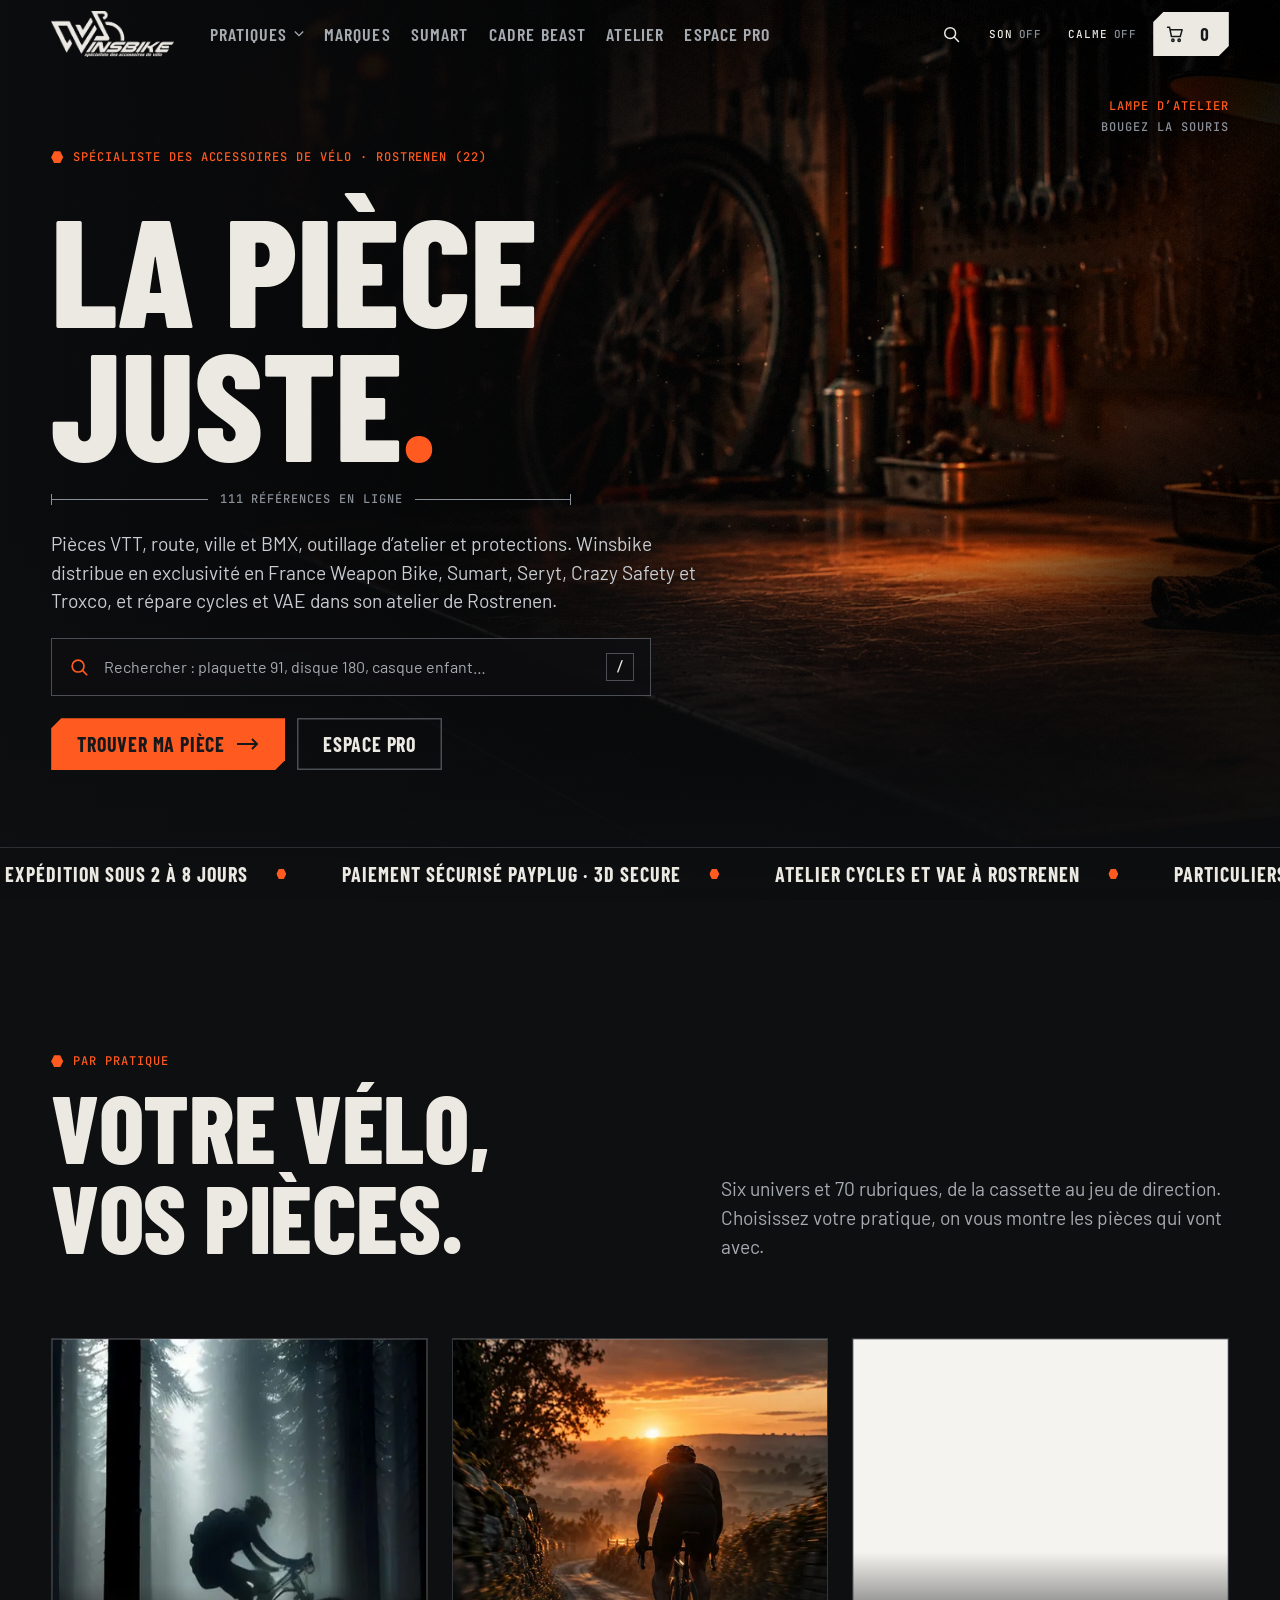
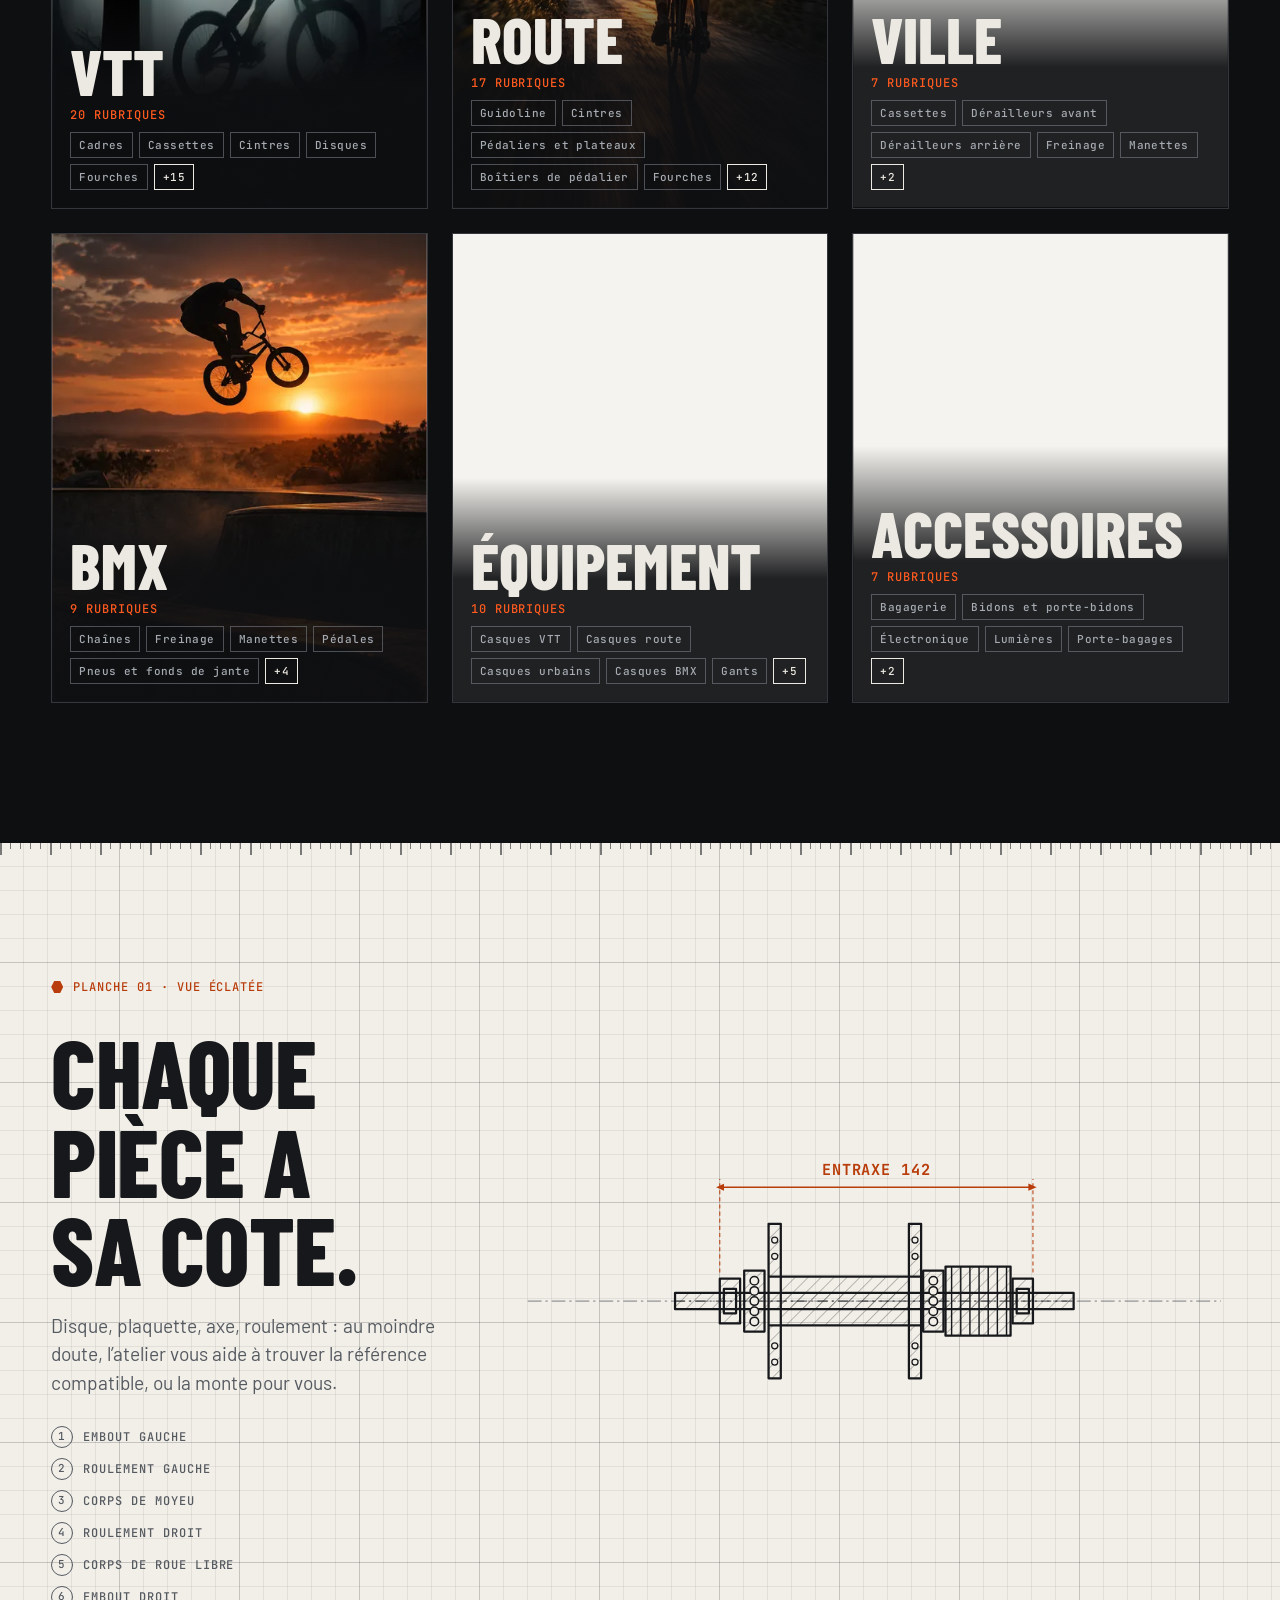
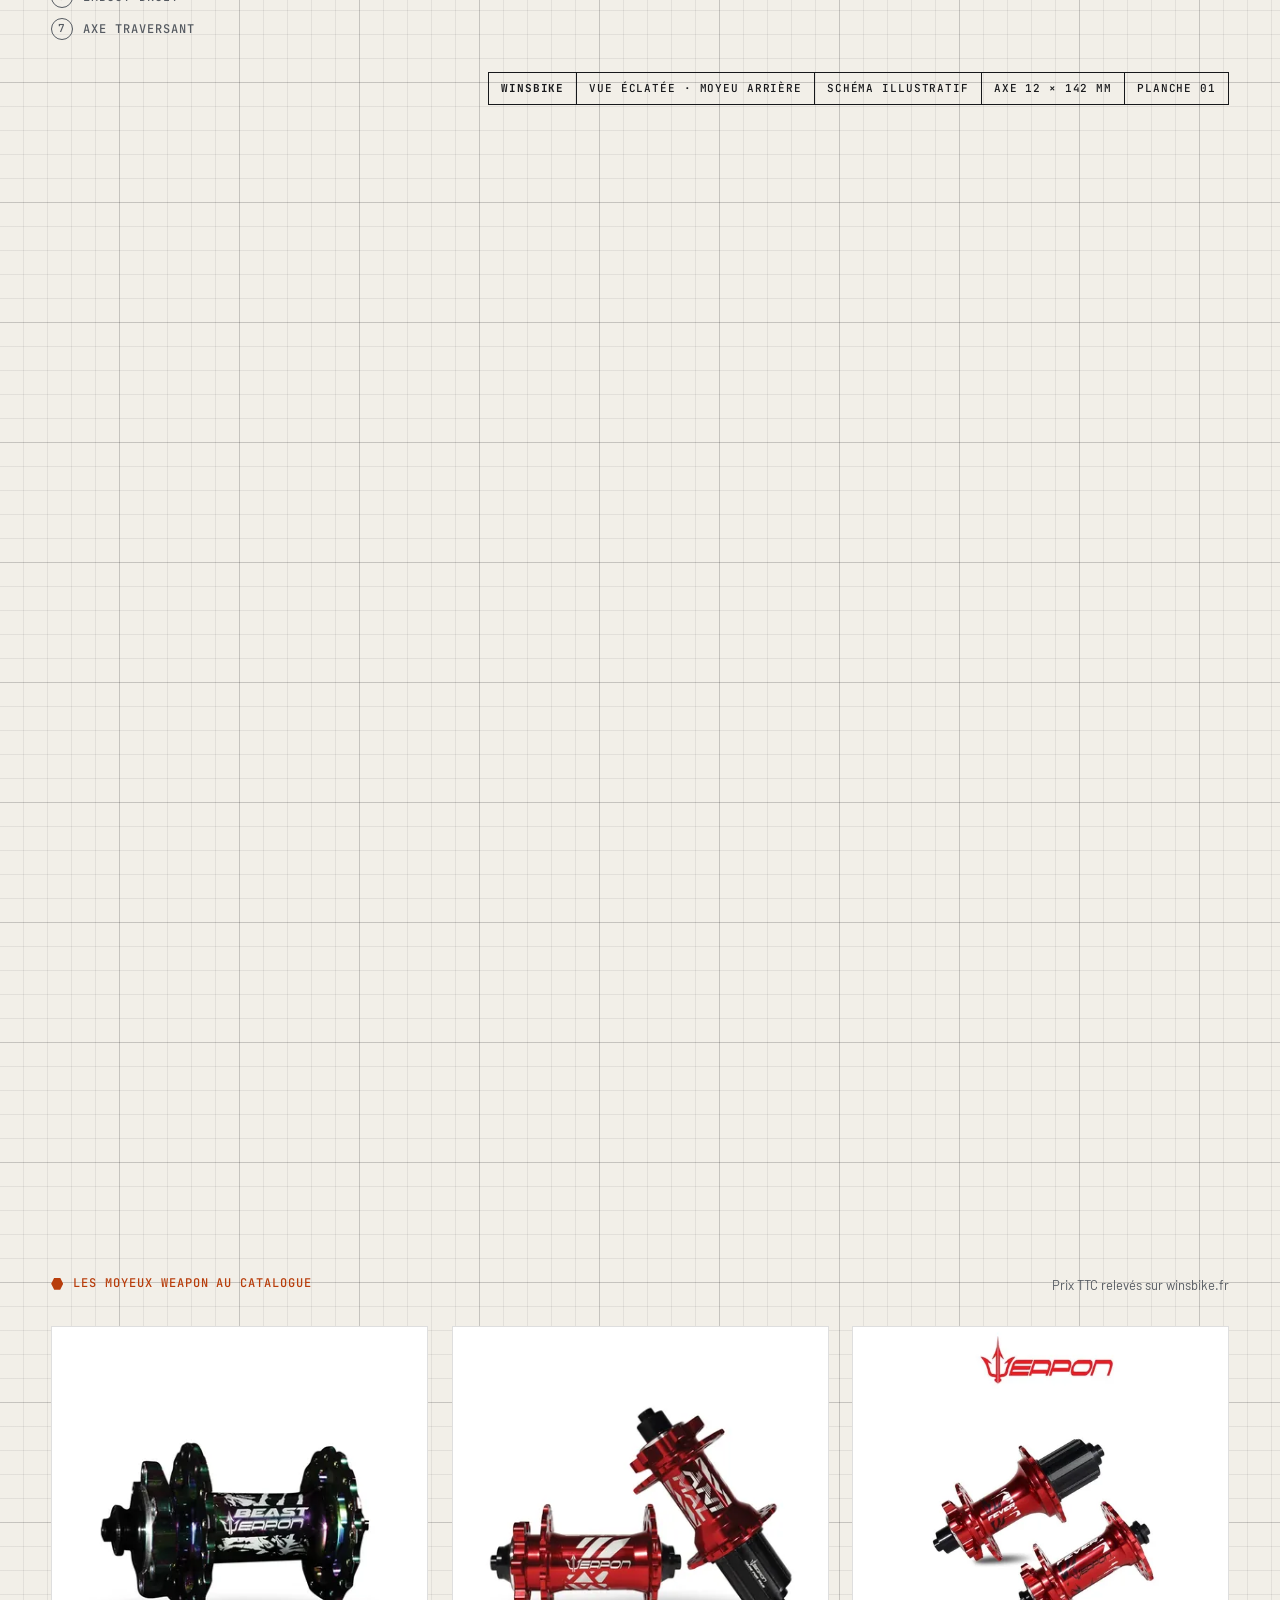
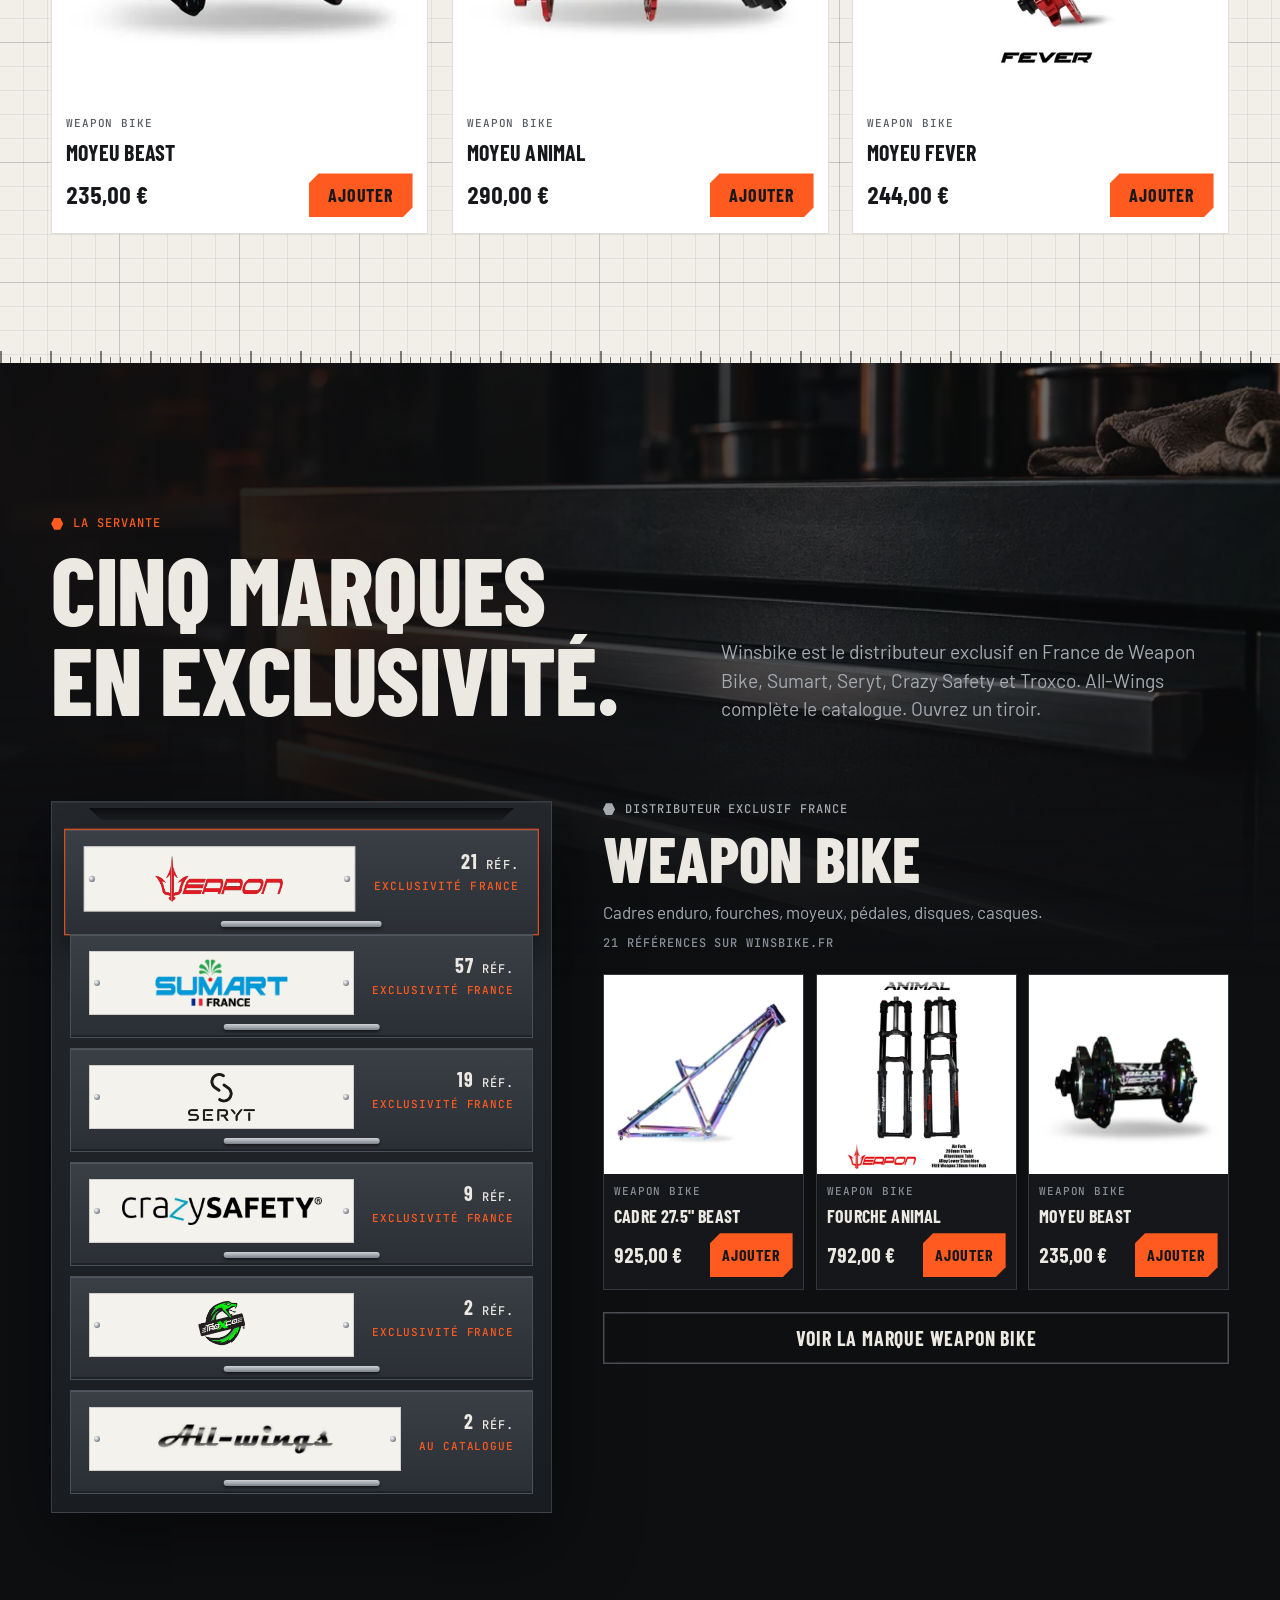
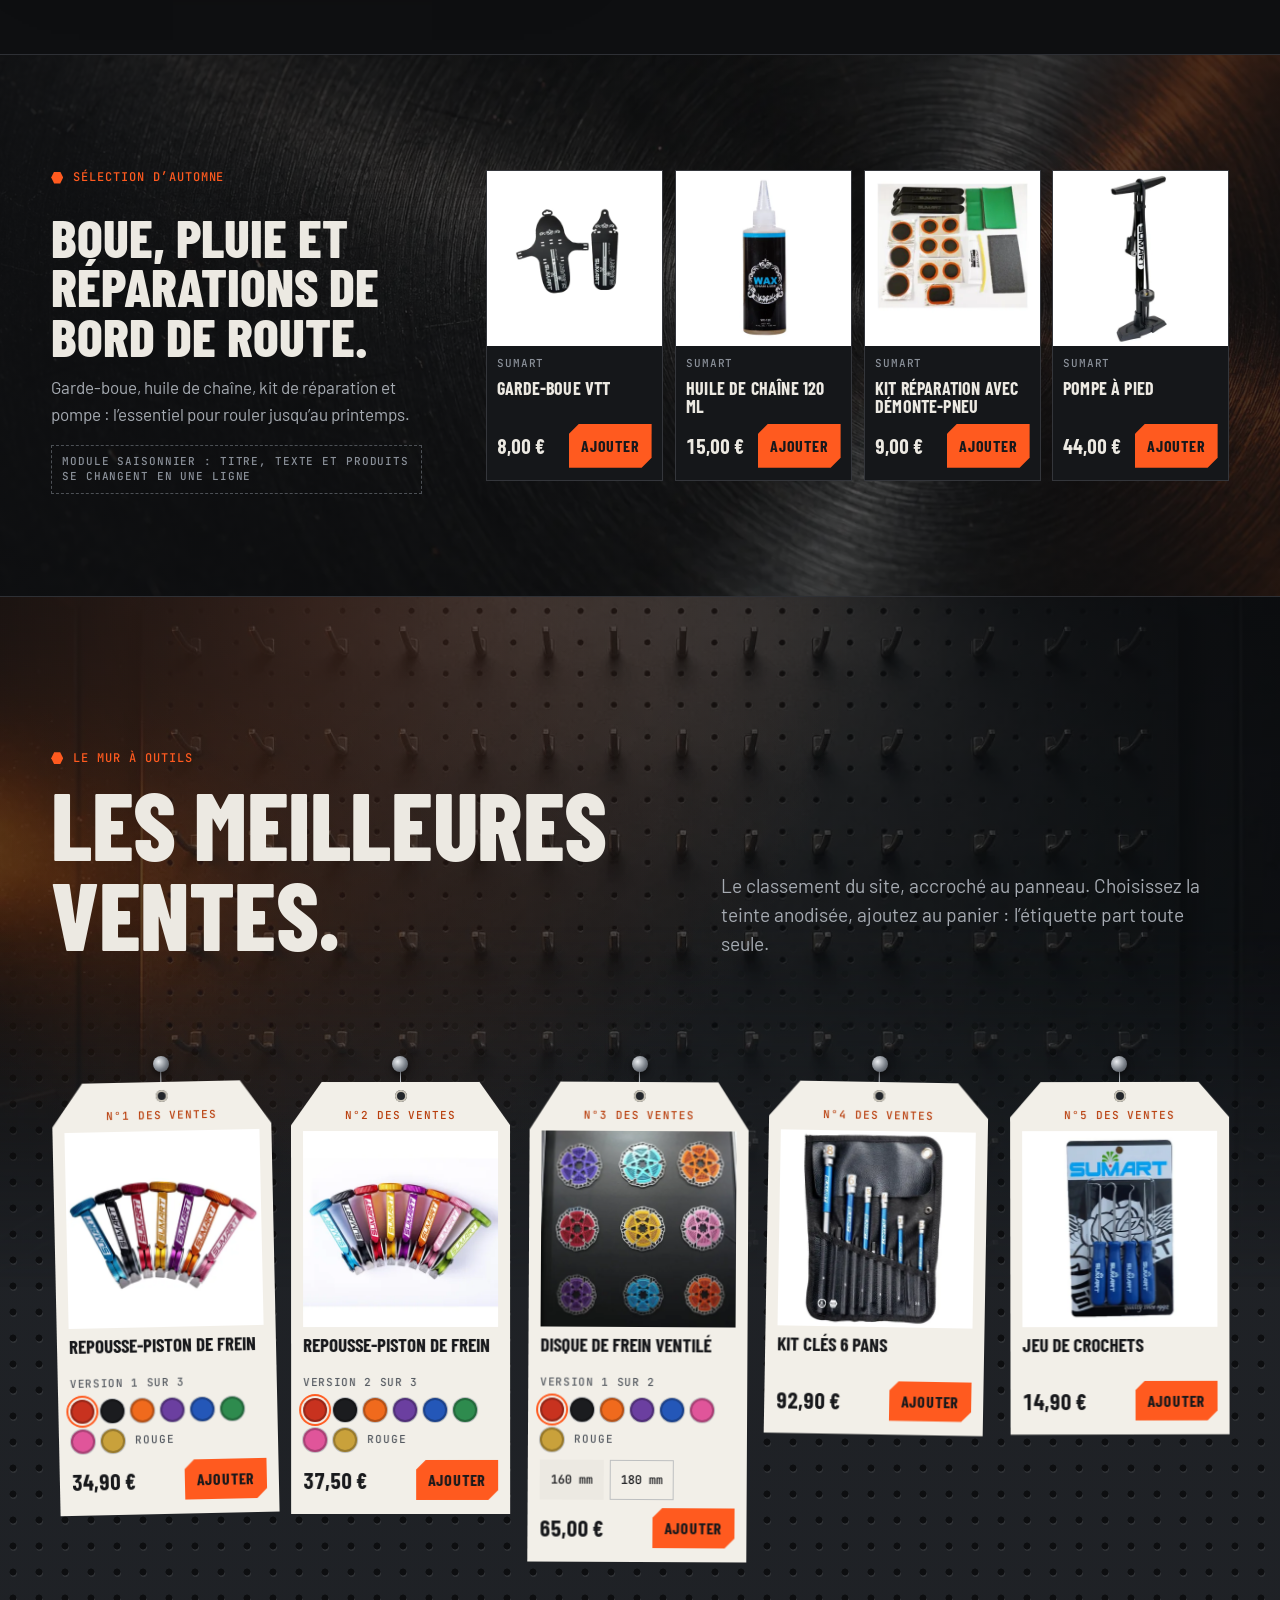
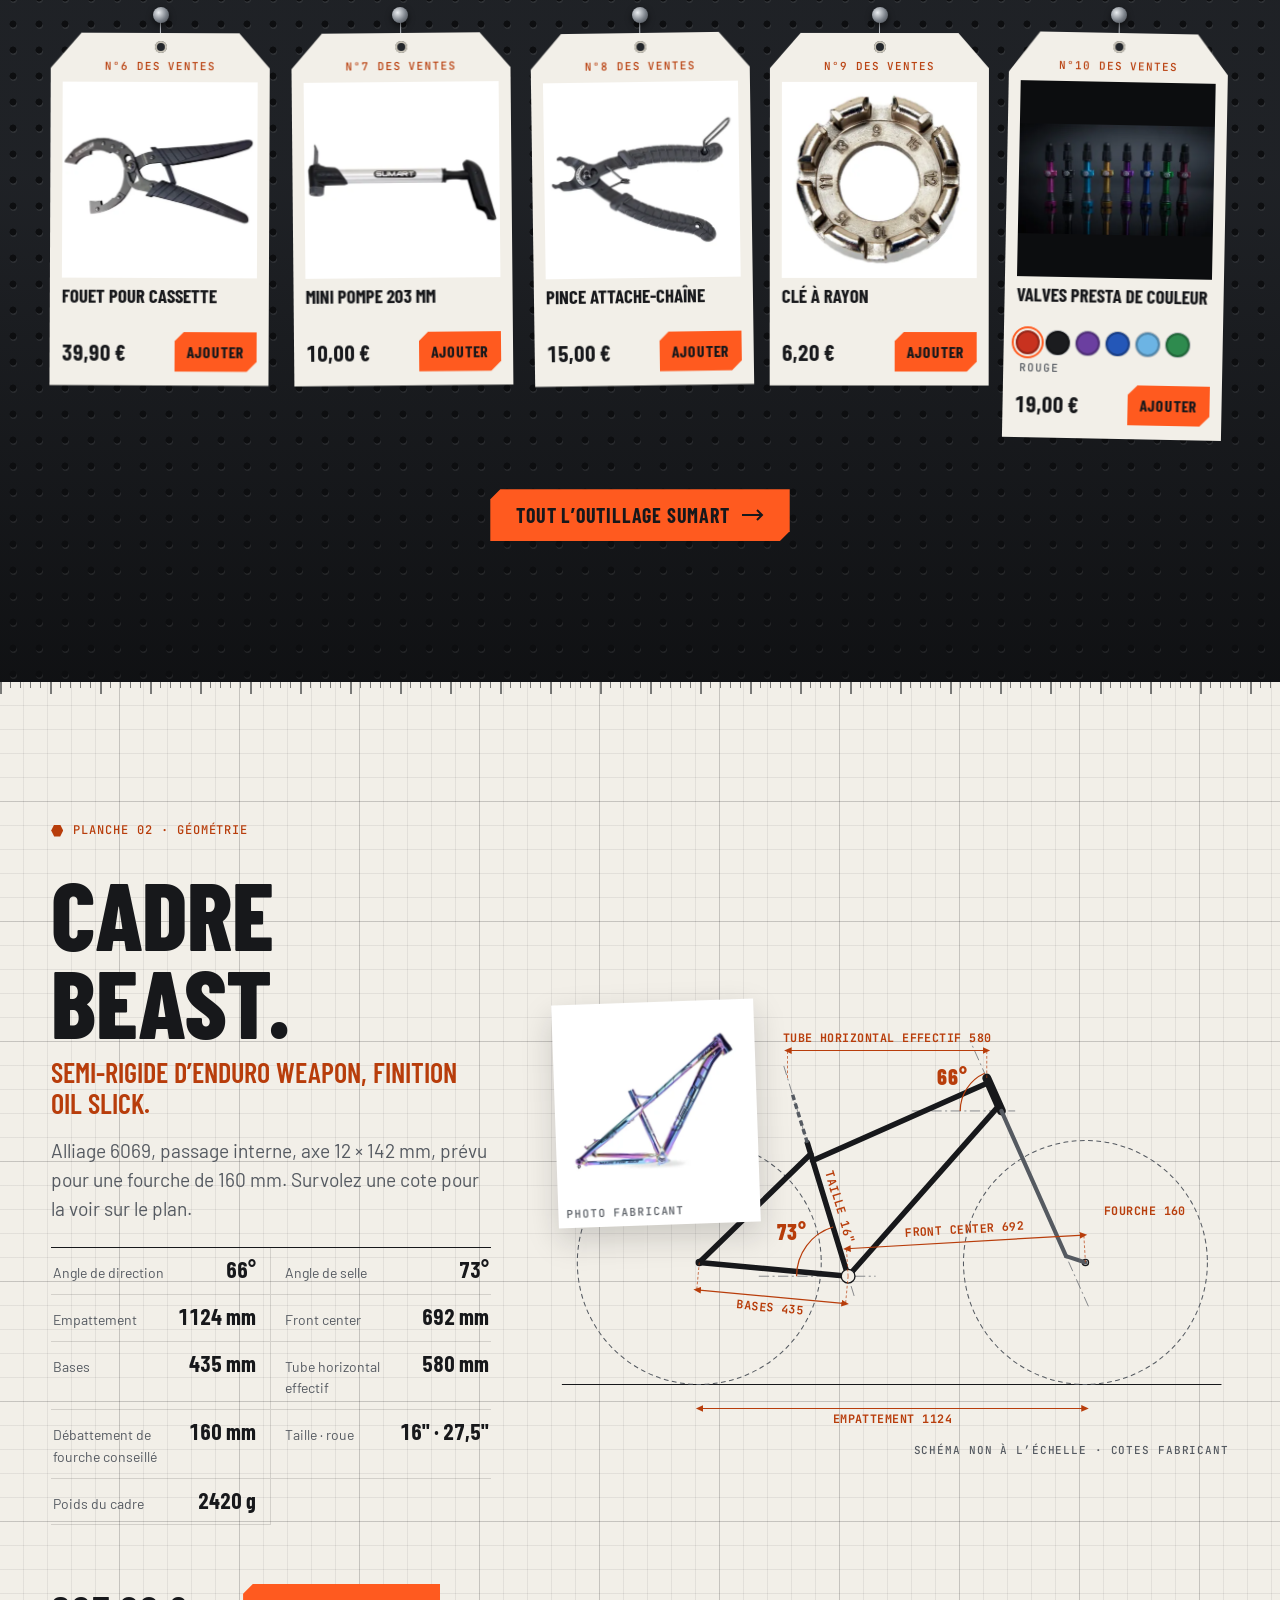
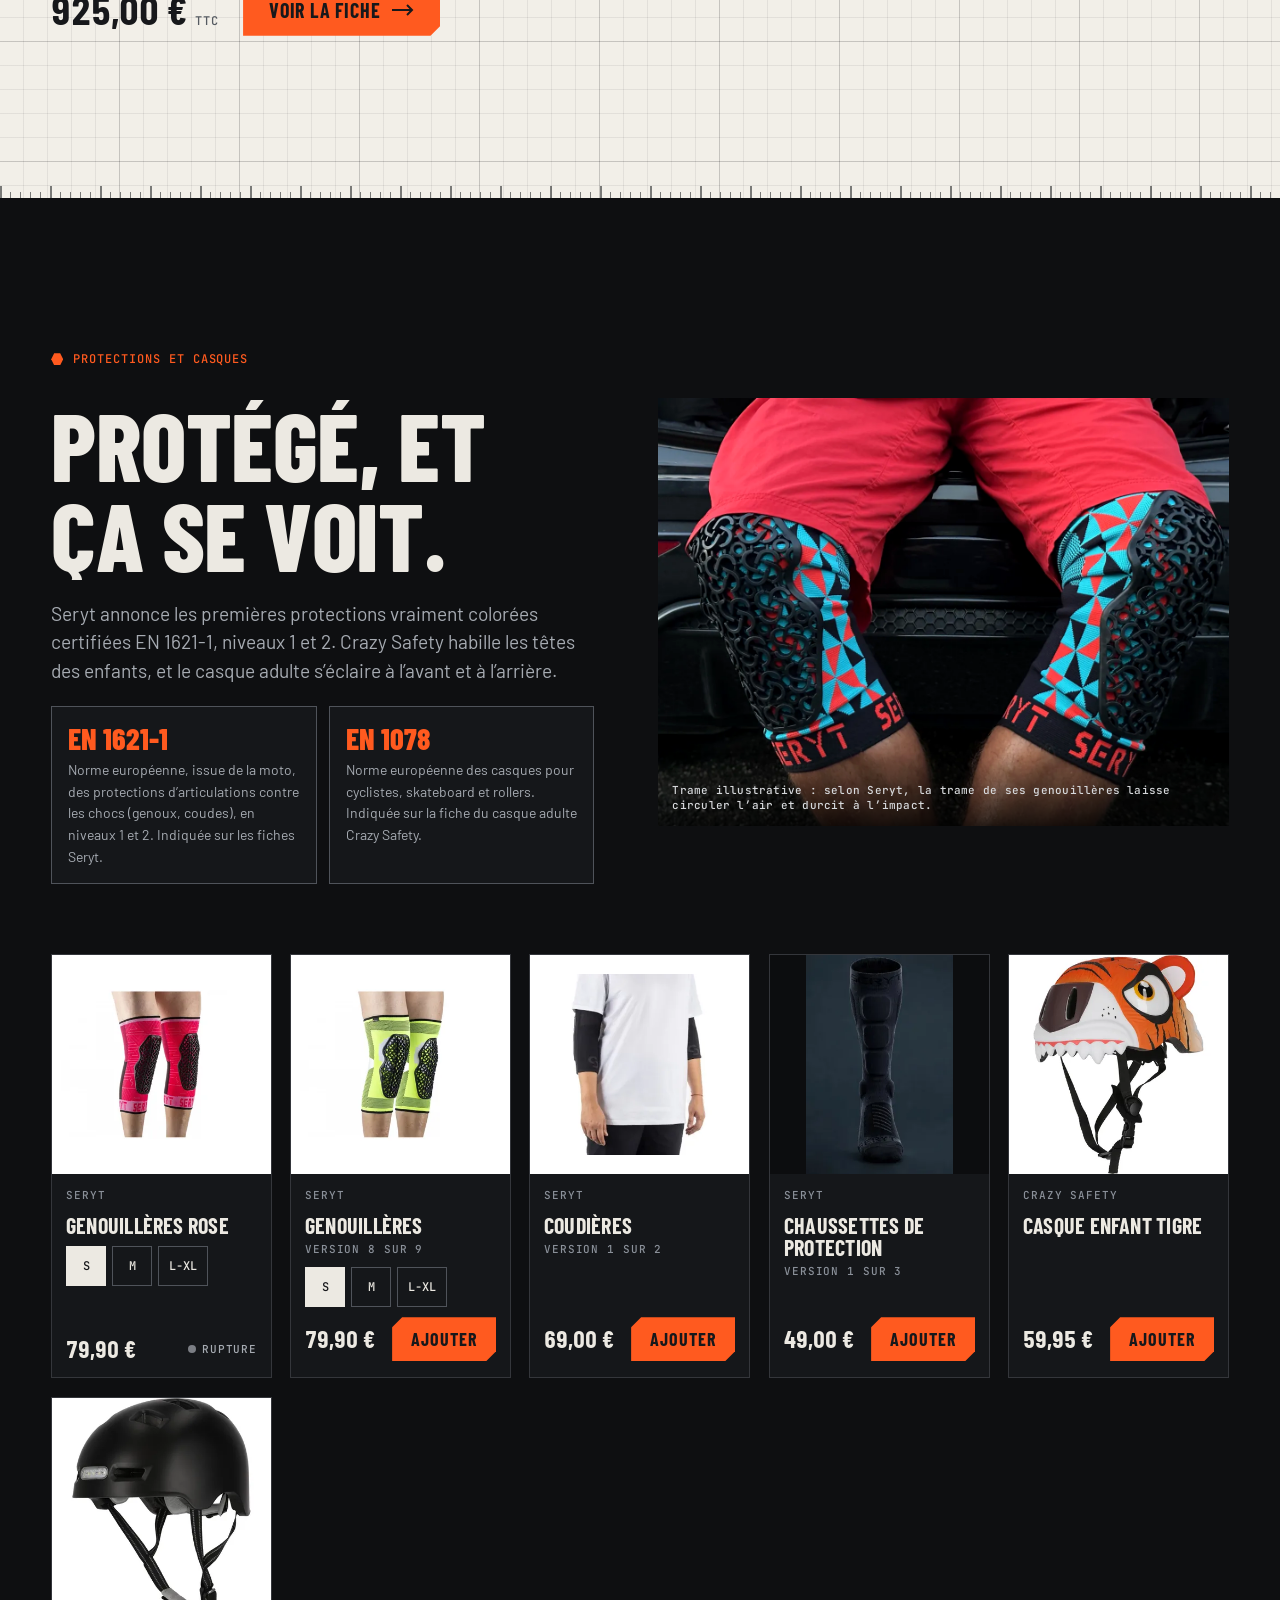
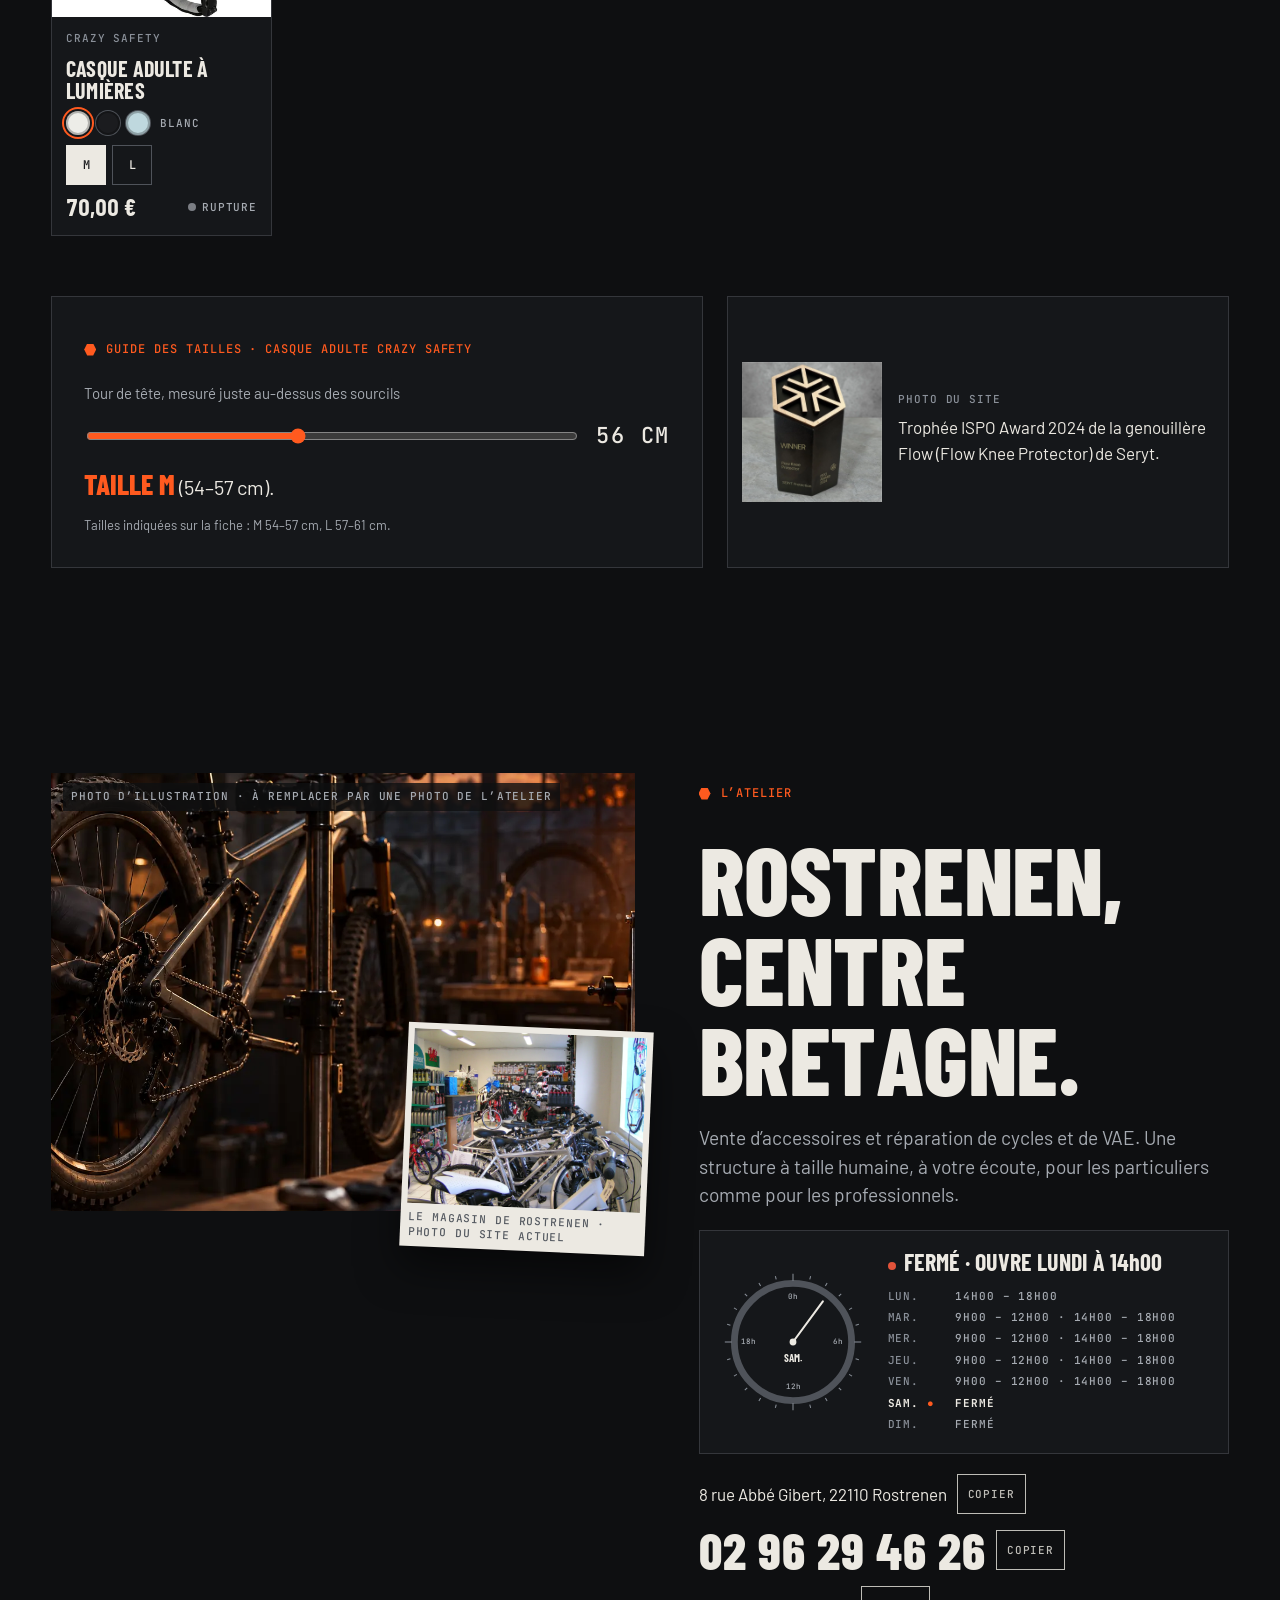
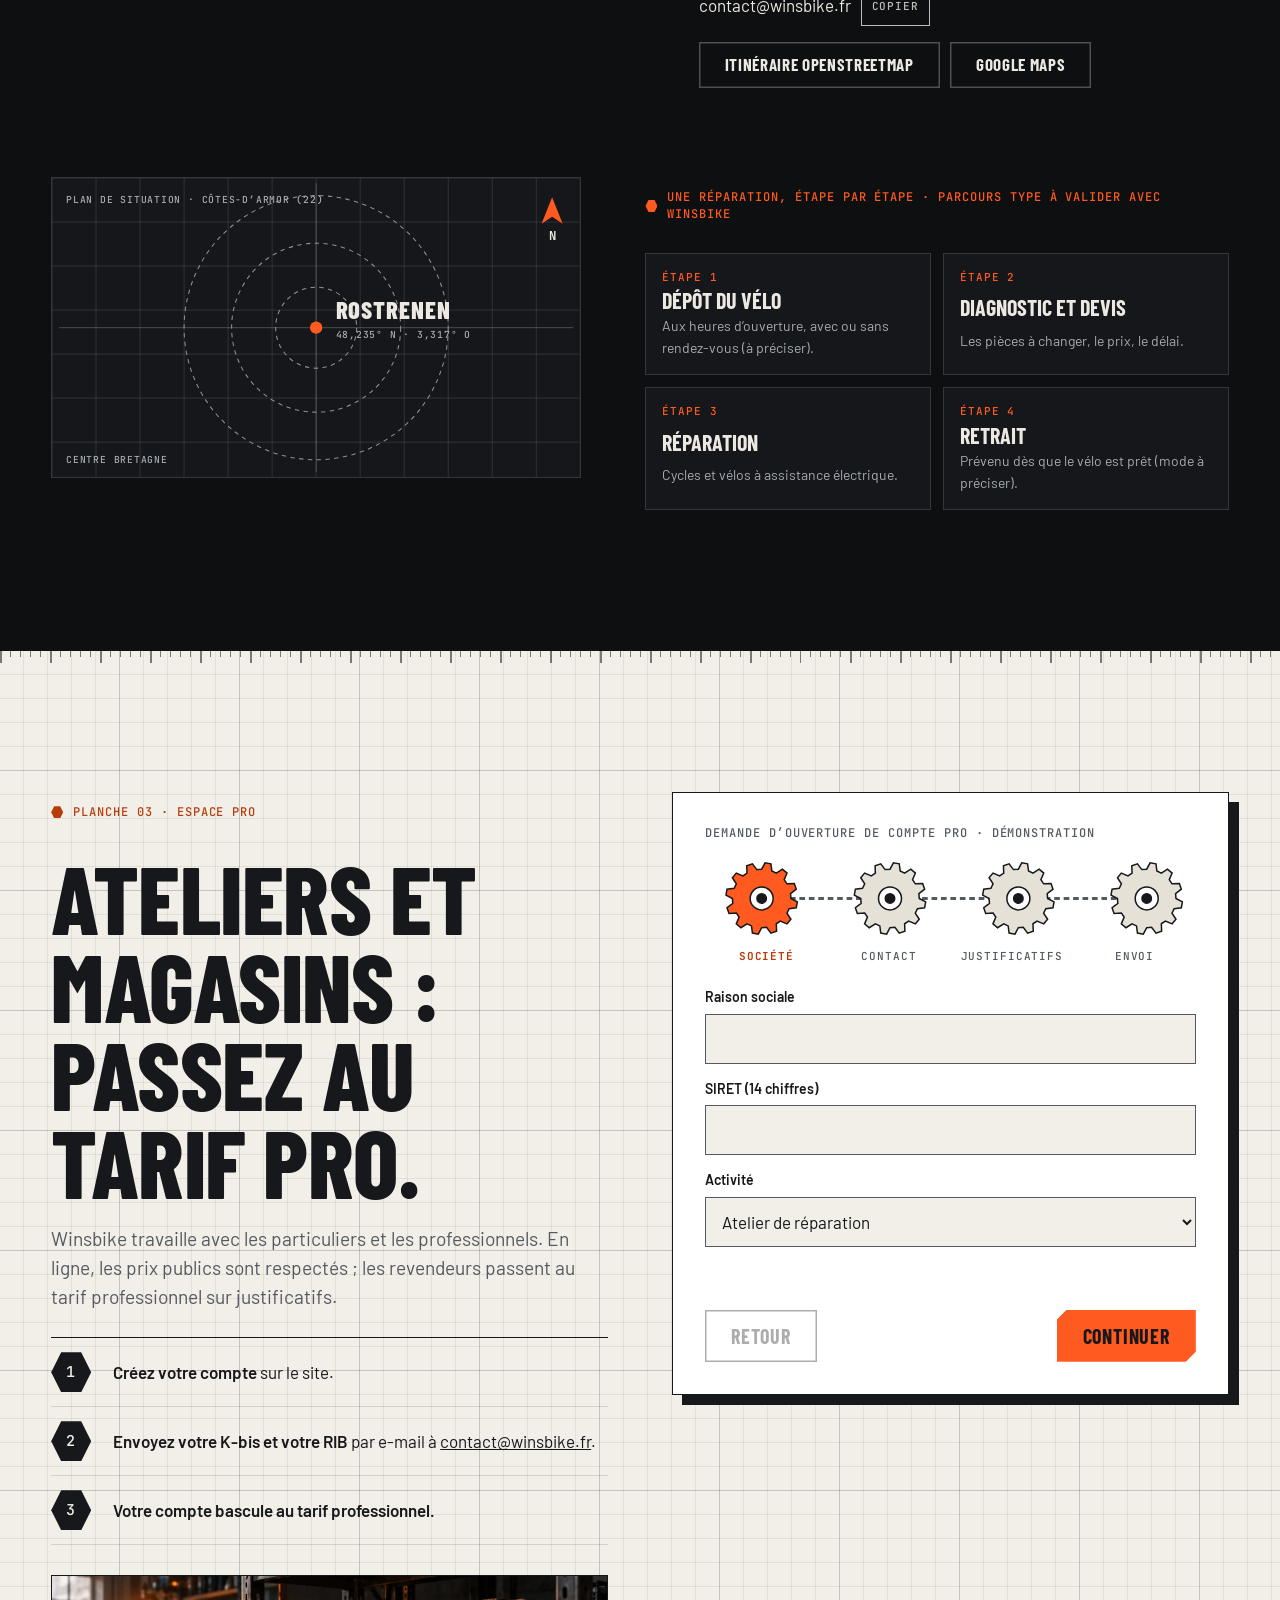
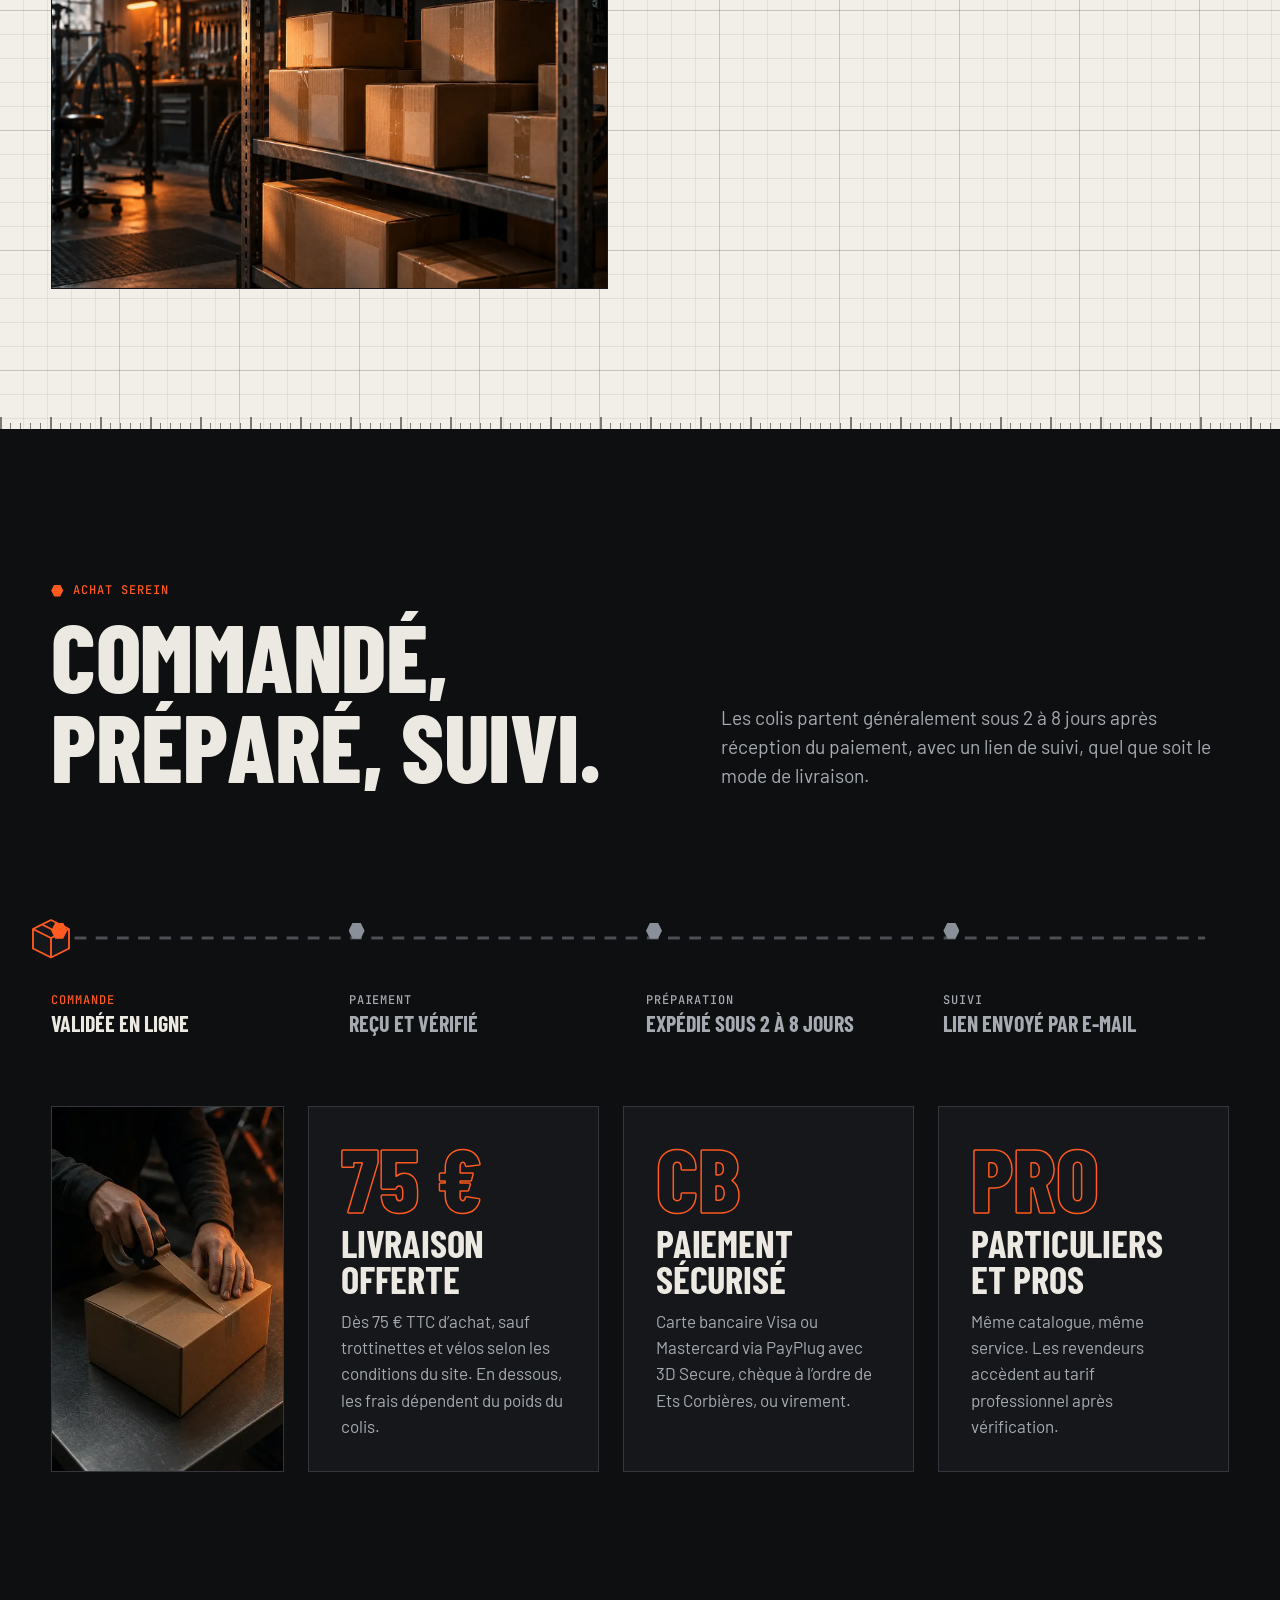
<file: index.html>
<!doctype html>
<html lang="fr">
<head>
<meta charset="utf-8">
<meta name="viewport" content="width=device-width, initial-scale=1, viewport-fit=cover">
<title>Winsbike · pièces, outillage et protections vélo · Rostrenen</title>
<meta name="description" content="Winsbike, distributeur exclusif en France de Weapon Bike, Sumart, Seryt, Crazy Safety et Troxco. Pièces vélo, outillage, protections et atelier à Rostrenen.">
<meta name="theme-color" content="#0E0F11">
<link rel="icon" href="data:image/svg+xml,%3Csvg xmlns='http://www.w3.org/2000/svg' viewBox='0 0 32 32'%3E%3Cpath d='M16 2l12 7v14l-12 7-12-7V9z' fill='%23FF5A1F'/%3E%3Cpath d='M16 10l5.2 3v6L16 22l-5.2-3v-6z' fill='%230E0F11'/%3E%3C/svg%3E"><link rel="apple-touch-icon" href="assets/img/site/apple-touch-icon.png">
<meta property="og:type" content="website">
<meta property="og:site_name" content="Winsbike">
<meta property="og:locale" content="fr_FR">
<meta property="og:title" content="Winsbike · pièces, outillage et protections vélo · Rostrenen">
<meta property="og:description" content="Winsbike, distributeur exclusif en France de Weapon Bike, Sumart, Seryt, Crazy Safety et Troxco. Pièces vélo, outillage, protections et atelier à Rostrenen.">
<meta property="og:image" content="https://winsbike-maquette.vercel.app/assets/img/og/accueil.jpg">
<meta property="og:image:width" content="1200">
<meta property="og:image:height" content="630">
<meta property="og:url" content="https://winsbike-maquette.vercel.app/">
<meta name="robots" content="noindex, nofollow">
<meta name="twitter:card" content="summary_large_image">
<script type="application/ld+json">{"@context": "https://schema.org", "@type": "BikeStore", "name": "Winsbike", "legalName": "Ets Corbières", "description": "Spécialiste des accessoires de vélo, distributeur exclusif en France de Weapon Bike, Sumart, Seryt, Crazy Safety et Troxco. Vente d'accessoires et réparation de cycles et de VAE.", "url": "https://www.winsbike.fr/", "telephone": "+33 2 96 29 46 26", "email": "contact@winsbike.fr", "address": {"@type": "PostalAddress", "streetAddress": "8 rue Abbé Gibert", "postalCode": "22110", "addressLocality": "Rostrenen", "addressCountry": "FR"}, "openingHoursSpecification": [{"@type": "OpeningHoursSpecification", "dayOfWeek": "Monday", "opens": "14:00", "closes": "18:00"}, {"@type": "OpeningHoursSpecification", "dayOfWeek": ["Tuesday", "Wednesday", "Thursday", "Friday"], "opens": "09:00", "closes": "12:00"}, {"@type": "OpeningHoursSpecification", "dayOfWeek": ["Tuesday", "Wednesday", "Thursday", "Friday"], "opens": "14:00", "closes": "18:00"}], "sameAs": ["https://www.facebook.com/winsbike", "https://www.instagram.com/winsbike/"]}</script>
<script>(function(){var d=document.documentElement;d.classList.add('js');try{var c=localStorage.getItem('wb:calm'),r=matchMedia('(prefers-reduced-motion: reduce)').matches;if(sessionStorage.getItem('wb:nav'))d.classList.add('nav-in');if(c==='true'||(r&&c!=='false'))d.classList.add('calm');if(sessionStorage.getItem('wb:intro')||c==='true'||(r&&c!=='false'))d.classList.add('no-intro')}catch(e){d.classList.add('no-intro')}})()</script>
<link rel="preload" href="assets/fonts/barlow-condensed-latin-800-normal.woff2" as="font" type="font/woff2" crossorigin>
<link rel="preload" href="assets/fonts/barlow-latin-400-normal.woff2" as="font" type="font/woff2" crossorigin>
<link rel="stylesheet" href="assets/css/fonts.css?v=20261028-2">
<link rel="stylesheet" href="assets/css/site.css?v=20261028-2">
</head>
<body>
<a class="skip" href="#main">Aller au contenu</a>
<header class="hd" id="hd">
  <div class="wrap hd-in">
    <a class="logo" href="/" aria-label="Winsbike, accueil"><img src="assets/img/site/logo-clair-280.webp" srcset="assets/img/site/logo-clair-280.webp 280w, assets/img/site/logo-clair-420.webp 420w, assets/img/site/logo-clair-700.webp 700w" sizes="130px" alt="Winsbike, spécialiste des accessoires de vélo" width="700" height="263" fetchpriority="high"></a>
    <nav class="hd-nav" aria-label="Navigation principale"><button type="button" class="nav-mega" aria-expanded="false" aria-controls="mega">Pratiques <svg viewBox="0 0 12 8" aria-hidden="true"><path d="M1 1l5 5 5-5" fill="none" stroke="currentColor" stroke-width="1.6"/></svg></button><a href="/#marques">Marques</a><a href="/sumart">Sumart</a><a href="/cadre-beast-weapon">Cadre Beast</a><a href="/#atelier">Atelier</a><a href="/#pro">Espace pro</a></nav>
    <div class="hd-tools">
      <span class="hd-open mono" data-open-chip></span>
      <button type="button" class="tool" id="btn-search" aria-label="Rechercher" data-cursor="Chercher"><svg viewBox="0 0 24 24" fill="none" stroke="currentColor" stroke-width="1.8" stroke-linecap="round" stroke-linejoin="round" aria-hidden="true"><circle cx="11" cy="11" r="6.5"/><path d="M16 16l5 5"/></svg></button>
      <button type="button" class="tool tog" id="btn-sound" aria-pressed="false" data-cursor="Bruitages">Son <span class="tog-state">off</span></button>
      <button type="button" class="tool tog" id="btn-calm" aria-pressed="false" data-cursor="Moins d’animations">Calme <span class="tog-state">off</span></button>
      <button type="button" class="cart-btn" id="btn-cart" aria-label="Panier, 0 article"><svg viewBox="0 0 24 24" fill="none" stroke="currentColor" stroke-width="1.8" stroke-linecap="round" stroke-linejoin="round" aria-hidden="true"><path d="M3 4h2.5l2.2 11h10.6l2.2-8H7"/><circle cx="9.5" cy="19.5" r="1.4"/><circle cx="17" cy="19.5" r="1.4"/></svg><span class="cart-count">0</span></button>
      <button type="button" class="burger" id="btn-menu" aria-expanded="false" aria-controls="menu">Menu</button>
    </div>
  </div>
  <div class="mega" id="mega" hidden></div>
  <i class="hd-progress" aria-hidden="true"></i>
</header>
<main id="main">
<div class="loader" id="loader" aria-hidden="true">
  <div class="loader-in">
    <svg class="ld-bolt" viewBox="-70 -70 140 140">
      <circle class="ld-washer" r="62"/>
      <g class="ld-head"><path d="M0-50L43.3-25V25L0 50-43.3 25V-25z"/><path class="ld-sock" d="M0-20L17.3-10V10L0 20-17.3 10V-10z"/></g>
      <g class="ld-marks"></g>
    </svg>
    <div class="ld-read">
      <svg class="ld-gauge" viewBox="0 0 240 132"><path class="ld-arc" d="M20 120A100 100 0 0 1 220 120"/><path class="ld-arc-on" d="M20 120A100 100 0 0 1 220 120"/><g class="ld-ticks"></g><line class="ld-needle" x1="120" y1="120" x2="120" y2="34" transform="rotate(-90 120 120)"/><circle cx="120" cy="120" r="7" class="ld-pivot"/></svg>
      <p class="mono"><span class="ld-val">0,0</span> <span class="nocaps">N·m</span> · <span class="ld-msg">serrage</span></p>
      <p class="mono ld-skip">Touchez l’écran ou appuyez sur une touche pour passer</p>
    </div>
  </div>
</div>

<section class="hero" id="top" aria-labelledby="hero-t">
  <div class="hero-media" aria-hidden="true">
    <canvas class="hero-gl"></canvas>
    <div class="hero-fallback"></div>
  </div>
  <div class="wrap hero-in">
    <p class="mono eyebrow hero-eyebrow">Spécialiste des accessoires de vélo · Rostrenen (22)</p>
    <h1 class="h1 hero-title" id="hero-t"><span class="ht-line">La pièce</span> <span class="ht-line">juste<span class="ht-dot">.</span></span></h1>
    <div class="hero-dim" aria-hidden="true"><i></i><span class="mono">111 références en ligne</span><i></i></div>
    <p class="lead hero-lead">Pièces VTT, route, ville et BMX, outillage d’atelier et protections. Winsbike distribue en exclusivité en France Weapon Bike, Sumart, Seryt, Crazy Safety et Troxco, et répare cycles et VAE dans son atelier de Rostrenen.</p>
    <button type="button" class="hero-search" data-open-search><svg viewBox="0 0 24 24" fill="none" stroke="currentColor" stroke-width="1.8" aria-hidden="true"><circle cx="11" cy="11" r="6.5"/><path d="M16 16l5 5"/></svg><span>Rechercher : plaquette 91, disque 180, casque enfant…</span><kbd class="mono" aria-hidden="true">/</kbd></button>
    <div class="hero-ctas">
      <a class="btn" href="#pratiques" data-magnetic>Trouver ma pièce <svg class="arr" viewBox="0 0 22 12" fill="none" stroke="currentColor" stroke-width="2" aria-hidden="true"><path d="M0 6h20M15 1l5 5-5 5"/></svg></a>
      <a class="btn btn-ghost" href="#pro" data-magnetic>Espace pro</a>
    </div>
  </div>
  <div class="hero-spec mono" aria-hidden="true"><span>Lampe d’atelier</span><span class="hint-fine">Bougez la souris</span></div>
  <div class="ticker" role="list" aria-label="Infos d’achat">
    <div class="ticker-track">
      <span role="listitem">Livraison offerte dès 75 € TTC</span><span role="listitem">Expédition sous 2 à 8 jours</span><span role="listitem">Paiement sécurisé PayPlug · 3D Secure</span><span role="listitem">Atelier cycles et VAE à Rostrenen</span><span role="listitem">Particuliers et professionnels</span>
      <span aria-hidden="true">Livraison offerte dès 75 € TTC</span><span aria-hidden="true">Expédition sous 2 à 8 jours</span><span aria-hidden="true">Paiement sécurisé PayPlug · 3D Secure</span><span aria-hidden="true">Atelier cycles et VAE à Rostrenen</span><span aria-hidden="true">Particuliers et professionnels</span>
    </div>
  </div>
</section>

<section class="sec pratiques" id="pratiques" aria-labelledby="prat-t">
  <div class="wrap">
    <div class="sec-hd split">
      <div><p class="mono eyebrow">Par pratique</p><h2 class="h2" id="prat-t" data-split>Votre vélo, vos pièces.</h2></div>
      <p class="lead">Six univers et 70 rubriques, de la cassette au jeu de direction. Choisissez votre pratique, on vous montre les pièces qui vont avec.</p>
    </div>
    <div class="prat-grid"></div>
  </div>
</section>

<section class="ecl paper" id="eclatee" aria-labelledby="ecl-t">
  <div class="ecl-pin">
    <div class="wrap ecl-grid">
      <div class="ecl-copy">
        <p class="mono eyebrow">Planche 01 · Vue éclatée</p>
        <h2 class="h2" id="ecl-t">Chaque pièce a sa cote.</h2>
        <p class="lead">Disque, plaquette, axe, roulement : au moindre doute, l’atelier vous aide à trouver la référence compatible, ou la monte pour vous.</p>
        <ol class="ecl-legend mono">
          <li>Embout gauche</li><li>Roulement gauche</li><li>Corps de moyeu</li><li>Roulement droit</li><li>Corps de roue libre</li><li>Embout droit</li><li>Axe traversant</li>
        </ol>
      </div>
      <div class="ecl-stage"><svg id="hub" viewBox="-460 -230 920 460" role="img" aria-label="Vue éclatée schématique d’un moyeu arrière : sept pièces s’écartent le long de l’axe."></svg></div>
    </div>
    <div class="wrap"><table class="cartouche mono" aria-label="Cartouche de la planche">
      <tr><td>Winsbike</td><td>Vue éclatée · moyeu arrière</td><td>Schéma illustratif</td><td>Axe 12 × 142 mm</td><td>Planche 01</td></tr>
    </table></div>
  </div>
  <div class="wrap ecl-hubs">
    <div class="ecl-hubs-hd"><p class="mono eyebrow">Les moyeux Weapon au catalogue</p><p class="fine mq-note">Prix TTC relevés sur winsbike.fr</p></div>
    <div class="grid-3" data-stagger data-cards="103,104,105"></div>
  </div>
</section>

<section class="sec marques" id="marques" aria-labelledby="marques-t">
  <div class="marques-band" data-scene="grok/servante-tiroirs-bandeau" data-sizes="(max-width: 700px) 55vw, 100vw" data-alt="" aria-hidden="true"></div>
  <div class="wrap">
    <div class="sec-hd split">
      <div><p class="mono eyebrow">La servante</p><h2 class="h2" id="marques-t" data-split>Cinq marques en exclusivité.</h2></div>
      <p class="lead">Winsbike est le distributeur exclusif en France de Weapon Bike, Sumart, Seryt, Crazy Safety et Troxco. All-Wings complète le catalogue. Ouvrez un tiroir.</p>
    </div>
    <div class="servante">
      <div class="servante-body" role="tablist" aria-label="Marques"></div>
      <div class="servante-side" id="tir-panel" role="tabpanel" aria-live="polite"></div>
    </div>
  </div>
</section>

<section class="season" id="saison" aria-labelledby="season-t">
  <div class="season-bg" aria-hidden="true"></div>
  <div class="wrap season-in">
    <div class="season-copy">
      <p class="mono eyebrow" data-season="eyebrow"></p>
      <h2 class="season-title" id="season-t" data-season="title"></h2>
      <p class="season-text" data-season="text"></p>
      <p class="mono season-note mq-note">Module saisonnier : titre, texte et produits se changent en une ligne</p>
    </div>
    <div class="season-cards" data-season-cards></div>
  </div>
</section>

<section class="mur" id="meilleures-ventes" aria-labelledby="mur-t">
  <div class="mur-bg" aria-hidden="true"></div>
  <div class="wrap mur-in">
    <div class="sec-hd split">
      <div><p class="mono eyebrow">Le mur à outils</p><h2 class="h2" id="mur-t" data-split>Les meilleures ventes.</h2></div>
      <p class="lead">Le classement du site, accroché au panneau. Choisissez la teinte anodisée, ajoutez au panier : l’étiquette part toute seule.</p>
    </div>
    <div class="mur-board"></div>
    <div class="mur-ft"><a class="btn" href="/sumart" data-magnetic>Tout l’outillage Sumart <svg class="arr" viewBox="0 0 22 12" fill="none" stroke="currentColor" stroke-width="2" aria-hidden="true"><path d="M0 6h20M15 1l5 5-5 5"/></svg></a></div>
  </div>
</section>

<section class="beast paper" id="beast" aria-labelledby="beast-t">
  <div class="wrap beast-grid">
    <div class="beast-copy">
      <p class="mono eyebrow">Planche 02 · Géométrie</p>
      <h2 class="h2" id="beast-t">Cadre Beast.</h2>
      <p class="beast-sub">Semi-rigide d’enduro Weapon, finition oil slick.</p>
      <p class="lead">Alliage 6069, passage interne, axe 12 × 142 mm, prévu pour une fourche de 160 mm. <span class="hint-fine">Survolez</span><span class="hint-touch">Touchez</span> une cote pour la voir sur le plan.</p>
      <dl class="cotes" id="cotes-home"></dl>
      <div class="beast-buy">
        <p class="price price-big">925,00 € <span class="mono">TTC</span></p>
        <a class="btn" href="/cadre-beast-weapon" data-magnetic>Voir la fiche <svg class="arr" viewBox="0 0 22 12" fill="none" stroke="currentColor" stroke-width="2" aria-hidden="true"><path d="M0 6h20M15 1l5 5-5 5"/></svg></a>
      </div>
    </div>
    <div class="beast-draw">
      <figure class="beast-photo"><div class="beast-photo-in" data-product="67"></div><figcaption class="mono">Photo fabricant</figcaption></figure>
      <svg class="geo" id="geo-home" role="img" aria-label="Schéma de géométrie du cadre Beast avec ses cotes"></svg>
      <p class="mono geo-note">Schéma non à l’échelle · cotes fabricant</p>
    </div>
  </div>
</section>

<section class="sec protect" id="protections" aria-labelledby="prot-t">
  <div class="wrap">
    <div class="protect-grid">
      <div class="protect-copy">
        <p class="mono eyebrow">Protections et casques</p>
        <h2 class="h2" id="prot-t" data-split>Protégé, et ça se voit.</h2>
        <p class="lead">Seryt annonce les premières protections vraiment colorées certifiées EN 1621-1, niveaux 1 et 2. Crazy Safety habille les têtes des enfants, et le casque adulte s’éclaire à l’avant et à l’arrière.</p>
        <div class="normes">
          <div class="norme"><p class="norme-code">EN 1621-1</p><p>Norme européenne, issue de la moto, des protections d’articulations contre les chocs (genoux, coudes), en niveaux 1 et 2. Indiquée sur les fiches Seryt.</p></div>
          <div class="norme"><p class="norme-code">EN 1078</p><p>Norme européenne des casques pour cyclistes, skateboard et rollers. Indiquée sur la fiche du casque adulte Crazy Safety.</p></div>
        </div>
      </div>
      <div class="protect-visual">
        <div class="protect-photo" data-scene="seryt/photo-2" data-alt="Genouillères Seryt portées sur un vélo" data-kind="genou"></div>
        <canvas class="hexgrid" aria-hidden="true"></canvas>
        <p class="mono cap">Trame illustrative : selon Seryt, la trame de ses genouillères laisse circuler l’air et durcit à l’impact.</p>
      </div>
    </div>
    <div class="protect-row" data-stagger data-cards="186,193,198,201,174,182"></div>
    <div class="protect-ft">
      <form class="sizer" id="sizer" aria-labelledby="sizer-t">
        <p class="mono eyebrow" id="sizer-t">Guide des tailles · casque adulte Crazy Safety</p>
        <label for="tete">Tour de tête, mesuré juste au-dessus des sourcils</label>
        <div class="sizer-row"><input type="range" id="tete" min="50" max="64" step="0.5" value="56"><output id="tete-out" class="mono" for="tete">56 cm</output></div>
        <p class="sizer-res" id="sizer-res"></p>
        <p class="fine">Tailles indiquées sur la fiche : M 54–57 cm, L 57–61 cm.</p>
      </form>
      <figure class="trophy">
        <div class="trophy-img" data-scene="seryt/photo-1" data-alt="Trophée ISPO Award 2024 de la genouillère Flow de Seryt" data-kind="genou"></div>
        <figcaption><p class="mono">Photo du site</p><p>Trophée ISPO Award 2024 de la genouillère Flow (Flow Knee Protector) de Seryt.</p></figcaption>
      </figure>
    </div>
  </div>
</section>

<section class="sec atelier" id="atelier" aria-labelledby="atelier-t">
  <div class="wrap atelier-grid">
    <div class="atelier-media">
      <div class="atelier-photo" data-scene="grok/atelier-16x9" data-scene-mobile="grok/atelier-9x16" data-alt="Atelier de réparation de vélos, photo d’illustration" data-kind="vtt"></div>
      <div class="rideau" aria-hidden="true">
        <i></i><i></i><i></i><i></i><i></i><i></i><i></i><i></i><i></i><i></i><i></i><i></i><i></i><i></i>
      </div>
      <p class="mono cap">Photo d’illustration · à remplacer par une photo de l’atelier</p>
      <figure class="shop-inset"><div class="shop-inset-img" data-scene="site/magasin" data-alt="Le magasin Winsbike à Rostrenen" data-kind="vtt"></div><figcaption class="mono">Le magasin de Rostrenen · photo du site actuel</figcaption></figure>
    </div>
    <div class="atelier-info">
      <p class="mono eyebrow">L’atelier</p>
      <h2 class="h2" id="atelier-t" data-split>Rostrenen, Centre Bretagne.</h2>
      <p class="lead">Vente d’accessoires et réparation de cycles et de VAE. Une structure à taille humaine, à votre écoute, pour les particuliers comme pour les professionnels.</p>
      <div class="open-card">
        <svg class="dial" id="dial" viewBox="-110 -110 220 220" aria-hidden="true"></svg>
        <div>
          <p class="open-now" data-open-chip></p>
          <table class="hours mono">
            <tr data-d="1"><th>Lun.</th><td>14h00 – 18h00</td></tr>
            <tr data-d="2"><th>Mar.</th><td>9h00 – 12h00 · 14h00 – 18h00</td></tr>
            <tr data-d="3"><th>Mer.</th><td>9h00 – 12h00 · 14h00 – 18h00</td></tr>
            <tr data-d="4"><th>Jeu.</th><td>9h00 – 12h00 · 14h00 – 18h00</td></tr>
            <tr data-d="5"><th>Ven.</th><td>9h00 – 12h00 · 14h00 – 18h00</td></tr>
            <tr data-d="6"><th>Sam.</th><td>Fermé</td></tr>
            <tr data-d="0"><th>Dim.</th><td>Fermé</td></tr>
          </table>
        </div>
      </div>
      <div class="contact-lines">
        <p class="copyable"><span class="copy-txt">8 rue Abbé Gibert, 22110 Rostrenen</span><button type="button" class="copy-btn" data-copy="8 rue Abbé Gibert, 22110 Rostrenen" aria-label="Copier l’adresse">Copier</button></p>
        <p class="copyable big-tel"><a class="copy-txt" href="tel:+33296294626">02 96 29 46 26</a><button type="button" class="copy-btn" data-copy="02 96 29 46 26" aria-label="Copier le numéro">Copier</button></p>
        <p class="copyable"><a class="copy-txt" href="mailto:contact@winsbike.fr">contact@winsbike.fr</a><button type="button" class="copy-btn" data-copy="contact@winsbike.fr" aria-label="Copier l’e-mail">Copier</button></p>
        <p class="links-out"><a class="btn btn-ghost" href="https://www.openstreetmap.org/search?query=8%20rue%20Abb%C3%A9%20Gibert%2022110%20Rostrenen" target="_blank" rel="noopener">Itinéraire OpenStreetMap</a><a class="btn btn-ghost" href="https://www.google.com/maps/search/?api=1&amp;query=8%20rue%20Abb%C3%A9%20Gibert%2022110%20Rostrenen" target="_blank" rel="noopener">Google Maps</a></p>
      </div>
    </div>
  </div>
  <div class="wrap atelier-bottom">
    <figure class="locator">
      <svg id="locator" viewBox="0 0 600 340" role="img" aria-label="Plan de situation : Rostrenen, Côtes-d’Armor, 48,235° nord, 3,317° ouest"></svg>
    </figure>
    <div class="parcours">
      <p class="mono eyebrow"><span>Une réparation, étape par étape <span class="todo">· parcours type à valider avec Winsbike</span></span></p>
      <ol class="steps">
        <li><span class="mono">Étape 1</span><strong>Dépôt du vélo</strong><p>Aux heures d’ouverture, avec ou sans rendez-vous (à préciser).</p></li>
        <li><span class="mono">Étape 2</span><strong>Diagnostic et devis</strong><p>Les pièces à changer, le prix, le délai.</p></li>
        <li><span class="mono">Étape 3</span><strong>Réparation</strong><p>Cycles et vélos à assistance électrique.</p></li>
        <li><span class="mono">Étape 4</span><strong>Retrait</strong><p>Prévenu dès que le vélo est prêt (mode à préciser).</p></li>
      </ol>
    </div>
  </div>
</section>

<section class="sec pro paper" id="pro" aria-labelledby="pro-t">
  <div class="wrap pro-grid">
    <div class="pro-copy">
      <p class="mono eyebrow">Planche 03 · Espace pro</p>
      <h2 class="h2" id="pro-t">Ateliers et magasins : passez au tarif pro.</h2>
      <p class="lead">Winsbike travaille avec les particuliers et les professionnels. En ligne, les prix publics sont respectés ; les revendeurs passent au tarif professionnel sur justificatifs.</p>
      <ol class="pro-steps">
        <li><span class="mono">1</span><p><strong>Créez votre compte</strong> sur le site.</p></li>
        <li><span class="mono">2</span><p><strong>Envoyez votre K-bis et votre RIB</strong> par e-mail à <a href="mailto:contact@winsbike.fr">contact@winsbike.fr</a>.</p></li>
        <li><span class="mono">3</span><p><strong>Votre compte bascule au tarif professionnel.</strong></p></li>
      </ol>
      <div class="pro-img" data-scene="grok/pro-cartons-16x9" data-alt="Cartons d’expédition sur une étagère d’atelier" data-kind="malette"></div>
    </div>
    <form class="pro-form" id="proform" novalidate aria-labelledby="proform-t">
      <p class="mono" id="proform-t">Demande d’ouverture de compte pro · démonstration</p>
      <svg class="gears" id="gears" viewBox="0 0 520 90" aria-hidden="true"></svg>
      <ol class="pf-labels mono" aria-hidden="true"><li>Société</li><li>Contact</li><li>Justificatifs</li><li>Envoi</li></ol>
      <div class="pf-steps">
        <fieldset class="pf-step is-on" data-step="0">
          <legend class="sr">Étape 1 sur 4 : société</legend>
          <label for="pf-rs">Raison sociale</label><input id="pf-rs" name="rs" required autocomplete="organization">
          <label for="pf-siret">SIRET (14 chiffres)</label><input id="pf-siret" name="siret" required inputmode="numeric" pattern="[0-9 ]{14,17}">
          <label for="pf-type">Activité</label>
          <select id="pf-type" name="type"><option>Atelier de réparation</option><option>Magasin de cycles</option><option>Club ou association</option><option>Autre</option></select>
        </fieldset>
        <fieldset class="pf-step" data-step="1">
          <legend class="sr">Étape 2 sur 4 : contact</legend>
          <label for="pf-nom">Nom et prénom</label><input id="pf-nom" name="nom" required autocomplete="name">
          <label for="pf-mail">E-mail</label><input id="pf-mail" name="mail" type="email" required autocomplete="email">
          <label for="pf-tel">Téléphone</label><input id="pf-tel" name="tel" type="tel" autocomplete="tel">
        </fieldset>
        <fieldset class="pf-step" data-step="2">
          <legend class="sr">Étape 3 sur 4 : justificatifs</legend>
          <label for="pf-kbis">K-bis (PDF ou image)</label><input id="pf-kbis" name="kbis" type="file" accept=".pdf,image/*" required>
          <label for="pf-rib">RIB (PDF ou image)</label><input id="pf-rib" name="rib" type="file" accept=".pdf,image/*" required>
          <p class="fine">Les fichiers restent sur votre appareil : rien n’est envoyé dans cette maquette.</p>
        </fieldset>
        <fieldset class="pf-step" data-step="3">
          <legend class="sr">Étape 4 sur 4 : récapitulatif</legend>
          <div class="pf-recap"></div>
        </fieldset>
      </div>
      <p class="pf-err" role="alert"></p>
      <div class="pf-nav">
        <button type="button" class="btn btn-ghost" data-pf="prev" disabled>Retour</button>
        <button type="button" class="btn" data-pf="next" data-magnetic>Continuer</button>
      </div>
    </form>
  </div>
</section>

<section class="sec serein" id="livraison" aria-labelledby="serein-t">
  <div class="wrap">
    <div class="sec-hd split">
      <div><p class="mono eyebrow">Achat serein</p><h2 class="h2" id="serein-t" data-split>Commandé, préparé, suivi.</h2></div>
      <p class="lead">Les colis partent généralement sous 2 à 8 jours après réception du paiement, avec un lien de suivi, quel que soit le mode de livraison.</p>
    </div>
    <div class="track" id="track">
      <svg viewBox="0 0 1000 120" preserveAspectRatio="none" aria-hidden="true"><path class="track-line" d="M20 60H980"/><path class="track-on" d="M20 60H980"/></svg>
      <svg class="parcel" viewBox="0 0 64 64" aria-hidden="true"><path d="M8 20l24-12 24 12v26L32 58 8 46z"/><path d="M8 20l24 12 24-12M32 32v26M20 14l24 12"/></svg>
      <ol class="track-stops">
        <li><span class="mono">Commande</span><strong>Validée en ligne</strong></li>
        <li><span class="mono">Paiement</span><strong>Reçu et vérifié</strong></li>
        <li><span class="mono">Préparation</span><strong>Expédié sous 2 à 8 jours</strong></li>
        <li><span class="mono">Suivi</span><strong>Lien envoyé par e-mail</strong></li>
      </ol>
    </div>
    <div class="serein-cols" data-stagger>
      <div class="serein-photo" data-scene="grok/livraison-4x5" data-alt="Colis en carton fermé au ruban adhésif sur un établi en acier" data-kind="malette" data-sizes="(max-width: 1100px) 100vw, 22vw"></div>
      <div class="serein-col"><p class="serein-big">75 €</p><h3 class="h3">Livraison offerte</h3><p>Dès 75 € TTC d’achat, sauf trottinettes et vélos selon les conditions du site. En dessous, les frais dépendent du poids du colis.</p></div>
      <div class="serein-col"><p class="serein-big">CB</p><h3 class="h3">Paiement sécurisé</h3><p>Carte bancaire Visa ou Mastercard via PayPlug avec 3D Secure, chèque à l’ordre de Ets Corbières, ou virement.</p></div>
      <div class="serein-col"><p class="serein-big">PRO</p><h3 class="h3">Particuliers et pros</h3><p>Même catalogue, même service. Les revendeurs accèdent au tarif professionnel après vérification.</p></div>
    </div>
  </div>
</section>
<div class="barre" aria-hidden="true"><button type="button" class="btn btn-ghost" data-open-search tabindex="-1">Rechercher</button><a class="btn" href="tel:+33296294626" tabindex="-1">Appeler</a></div>
</main>
<footer class="ft">
  <div class="hazard" aria-hidden="true"></div>
  <div class="wrap">
    <div class="ft-top">
      <div>
        <h3>Winsbike</h3>
        <address>Ets Corbières · Winsbike<br>8 rue Abbé Gibert<br>22110 Rostrenen, France</address>
        <p class="copyable"><a class="copy-txt" href="tel:+33296294626">02 96 29 46 26</a><button type="button" class="copy-btn" data-copy="02 96 29 46 26" aria-label="Copier le numéro">Copier</button></p>
        <p class="copyable"><a class="copy-txt" href="mailto:contact@winsbike.fr">contact@winsbike.fr</a><button type="button" class="copy-btn" data-copy="contact@winsbike.fr" aria-label="Copier l’e-mail">Copier</button></p>
        <form class="news" id="newsform"><label class="sr" for="news-mail">Votre e-mail pour recevoir les offres</label><input id="news-mail" type="email" required placeholder="Recevoir les offres spéciales"><button class="btn" type="submit">OK</button></form>
      </div>
      <div>
        <h3>Boutique</h3>
        <ul><li><a href="/#pratiques">VTT, route, ville, BMX</a></li><li><a href="/#protections">Équipement</a></li><li><a href="/sumart">Outillage Sumart</a></li><li><a href="/cadre-beast-weapon">Cadre Beast Weapon</a></li><li><a href="/#marques">Toutes les marques</a></li></ul>
      </div>
      <div>
        <h3>Société</h3>
        <ul><li><a href="/#livraison">Livraison</a></li><li><a href="/#livraison">Paiement sécurisé</a></li><li><a href="/#pro">Revendeurs</a></li><li><a href="/#atelier">Magasin et atelier</a></li><li><a href="#" data-soon="Mentions légales : à reprendre et compléter (forme juridique, capital, RGPD).">Mentions légales</a></li><li><a href="#" data-soon="Conditions générales : page à reprendre du site actuel.">Conditions générales</a></li></ul>
      </div>
      <div>
        <h3>Horaires</h3>
        <p class="mono" data-open-chip></p>
        <ul class="ft-hours mono"><li>Lun. 14h–18h</li><li>Mar.–ven. 9h–12h · 14h–18h</li><li>Sam.–dim. fermé</li></ul>
        <ul class="ft-social"><li><a href="https://www.facebook.com/winsbike" target="_blank" rel="noopener">Facebook</a></li><li><a href="https://www.instagram.com/winsbike/" target="_blank" rel="noopener">Instagram</a></li></ul>
      </div>
    </div>
  </div>
  <p class="ft-word" aria-hidden="true">Winsbike</p>
  <div class="wrap ft-bot mono"><p>Ets Corbières · RCS Saint-Brieuc 405 046 293</p><p>Maquette de démonstration : panier, formulaires et paiement simulés.</p></div>
</footer>
<script src="assets/js/vendor/gsap.min.js?v=9396f256"></script>
<script src="assets/js/vendor/ScrollTrigger.min.js?v=05ca5ad8"></script>
<script src="assets/js/vendor/SplitText.min.js?v=6c4c7716"></script>
<script src="assets/js/vendor/Flip.min.js?v=63c2fac7"></script>
<script src="assets/js/vendor/DrawSVGPlugin.min.js?v=07d1d218"></script>
<script src="assets/js/vendor/CustomEase.min.js?v=d11c0971"></script>
<script src="assets/js/vendor/lenis.min.js?v=99a73c03"></script>
<script src="assets/js/vendor/ogl.min.js?v=c898cfab"></script>
<script src="assets/js/images.js?v=20261028-2"></script>
<script src="assets/js/data.js?v=20261028-2"></script>
<script src="assets/js/picto.js?v=20261028-2"></script>
<script src="assets/js/core.js?v=20261028-2"></script>
<script src="assets/js/geo.js?v=20261028-2"></script>
<script src="assets/js/home.js?v=20261028-2"></script>
</body>
</html>
</file>
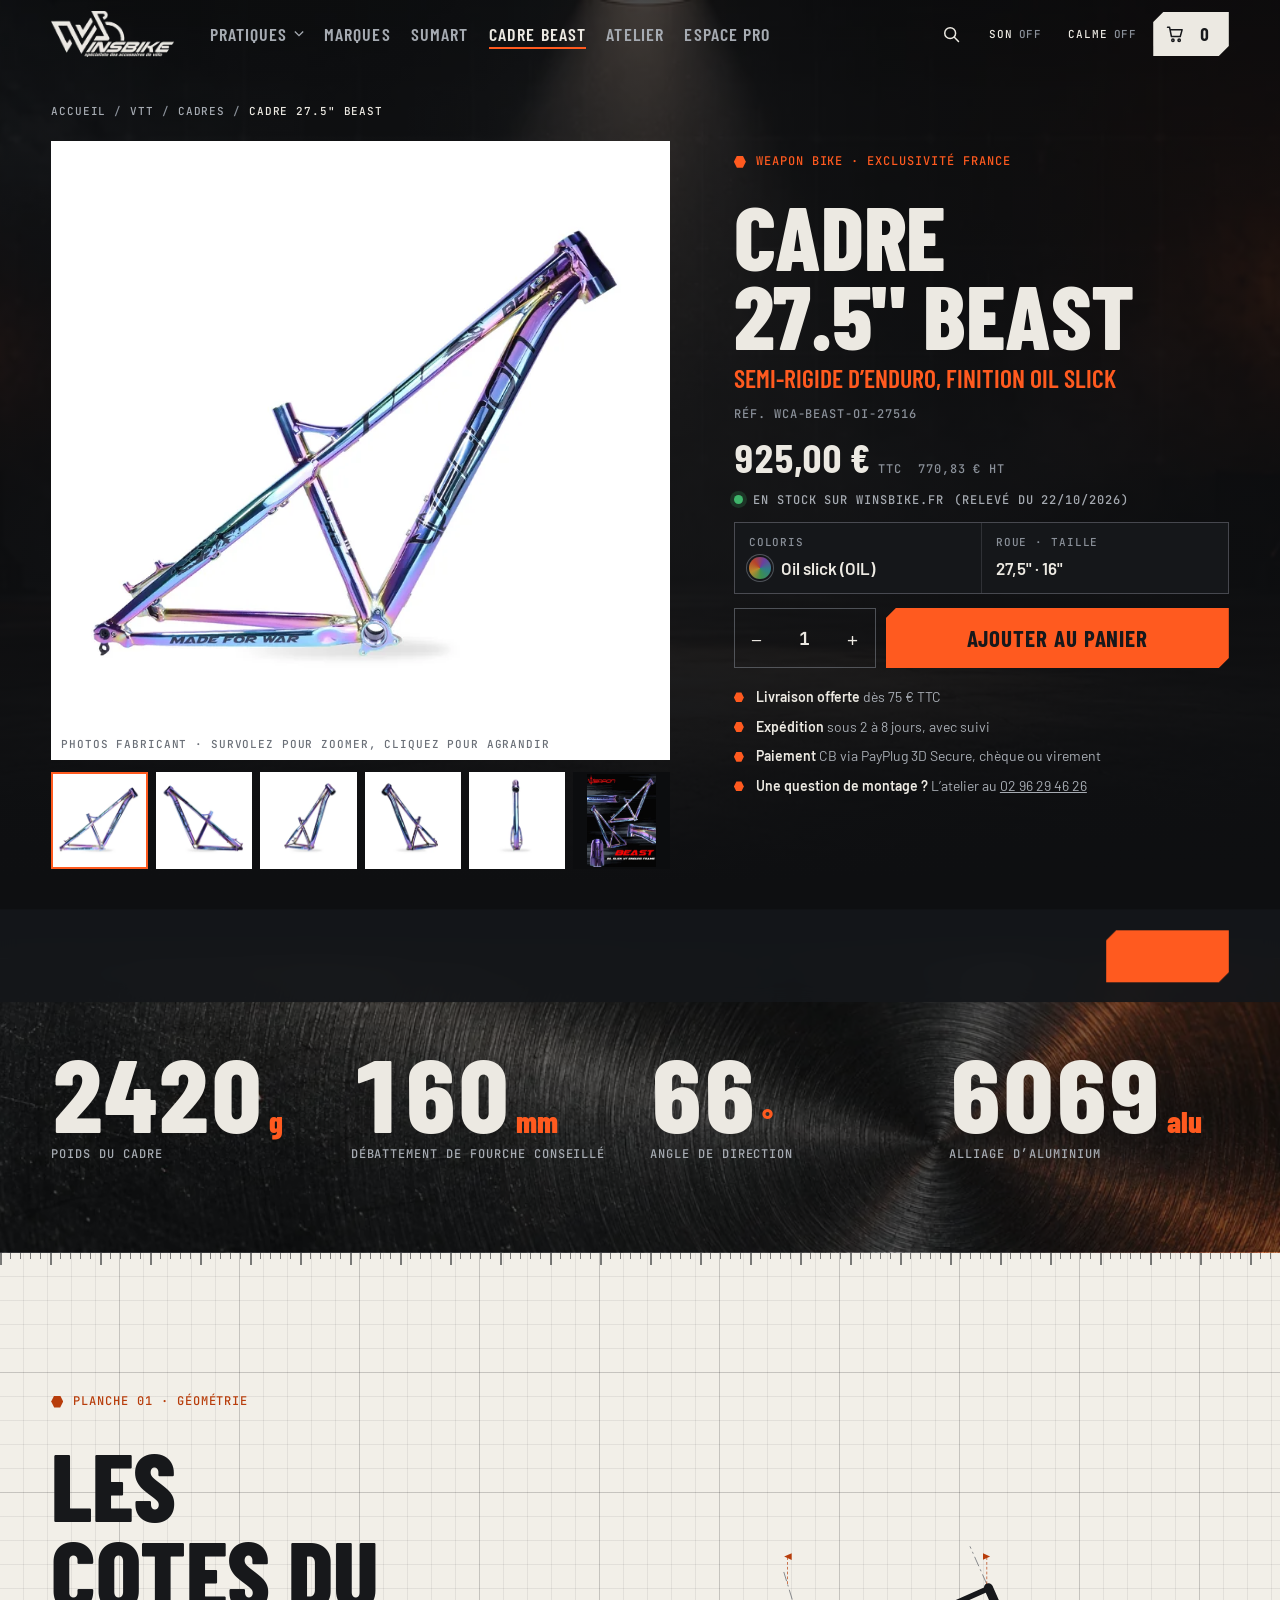
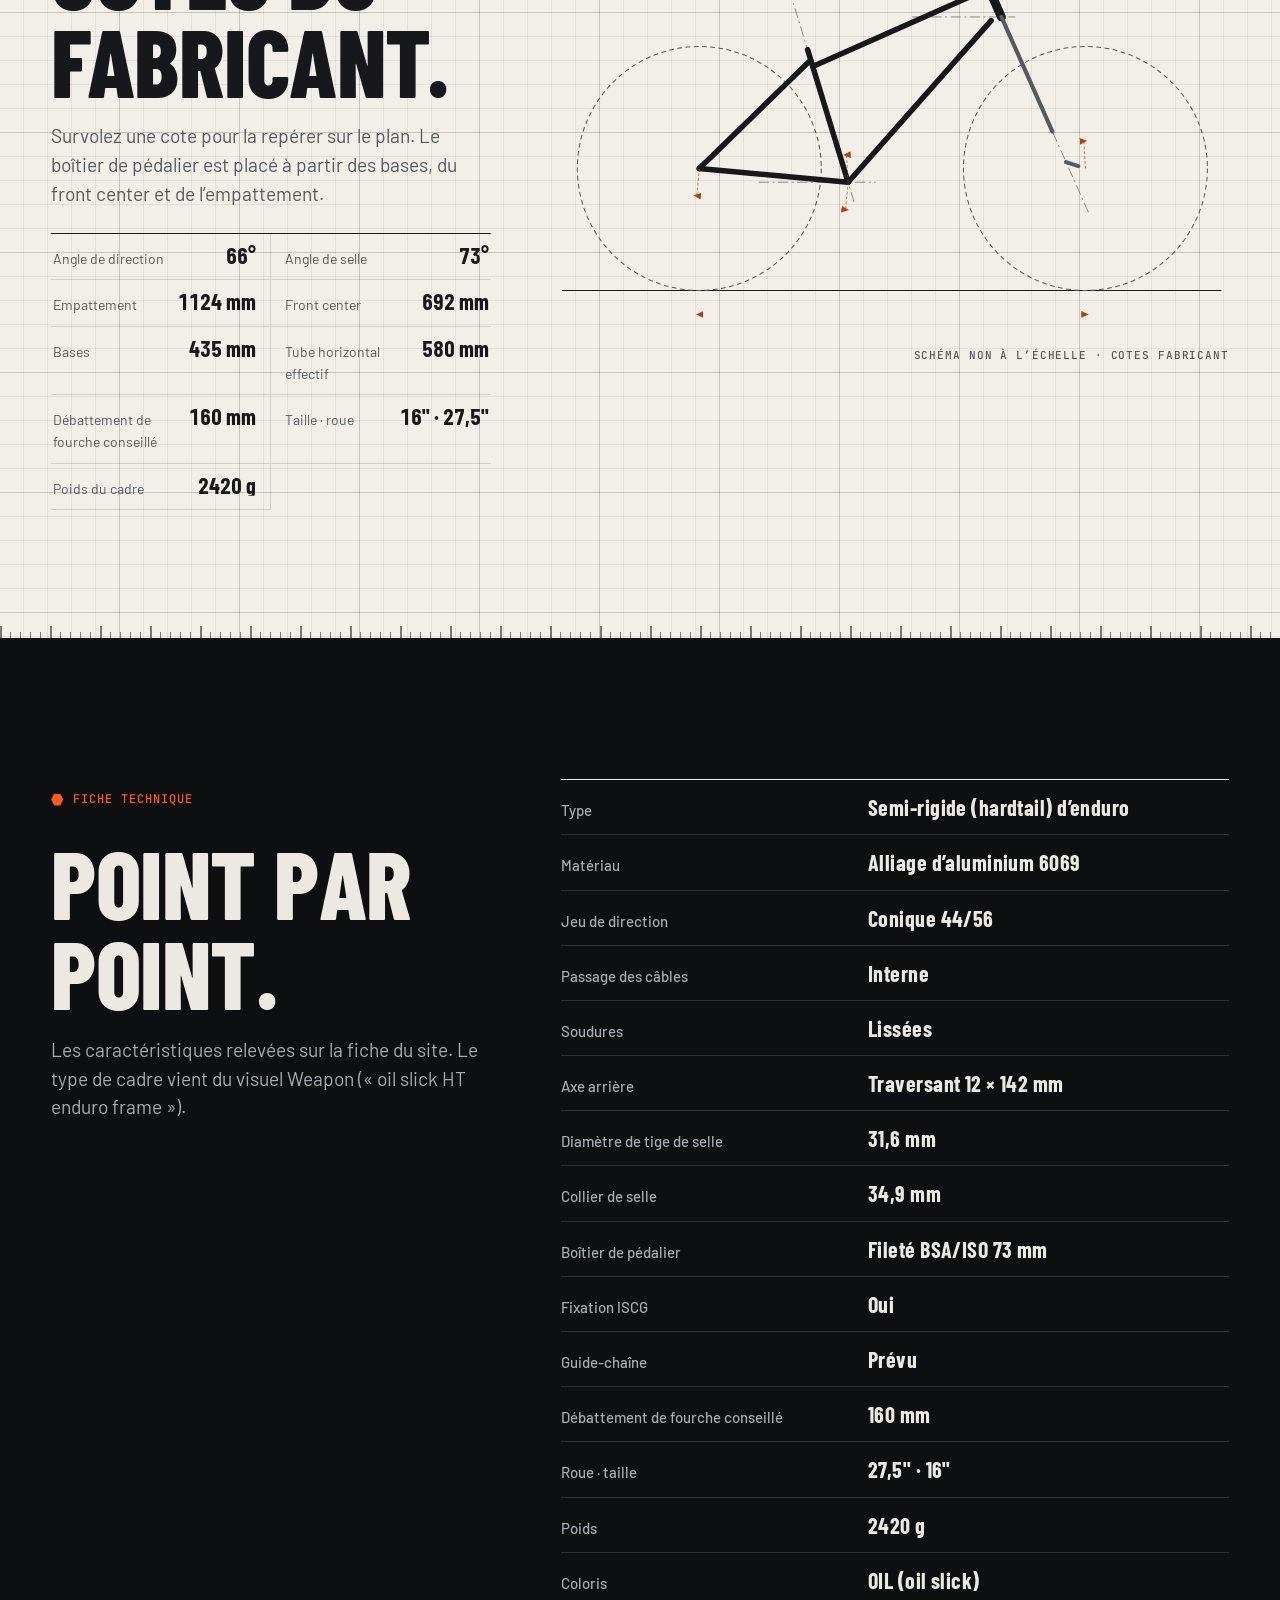
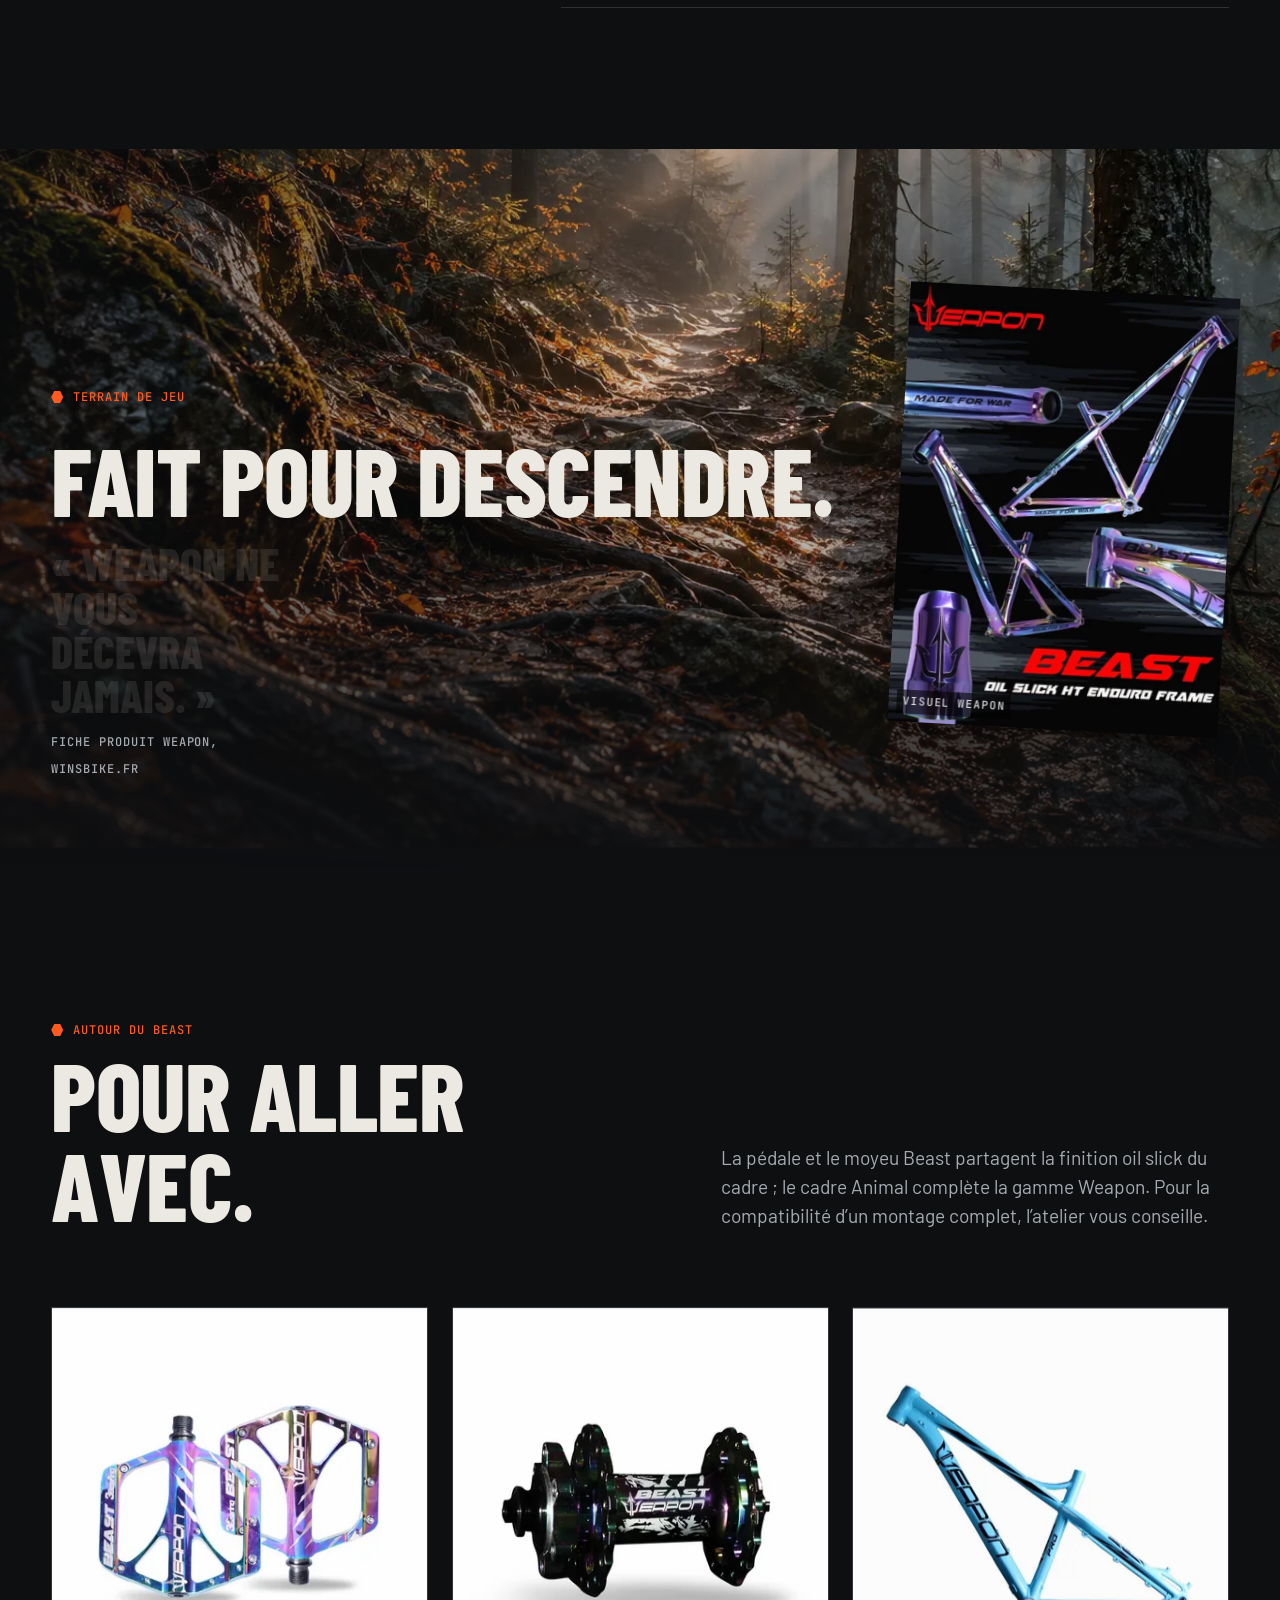
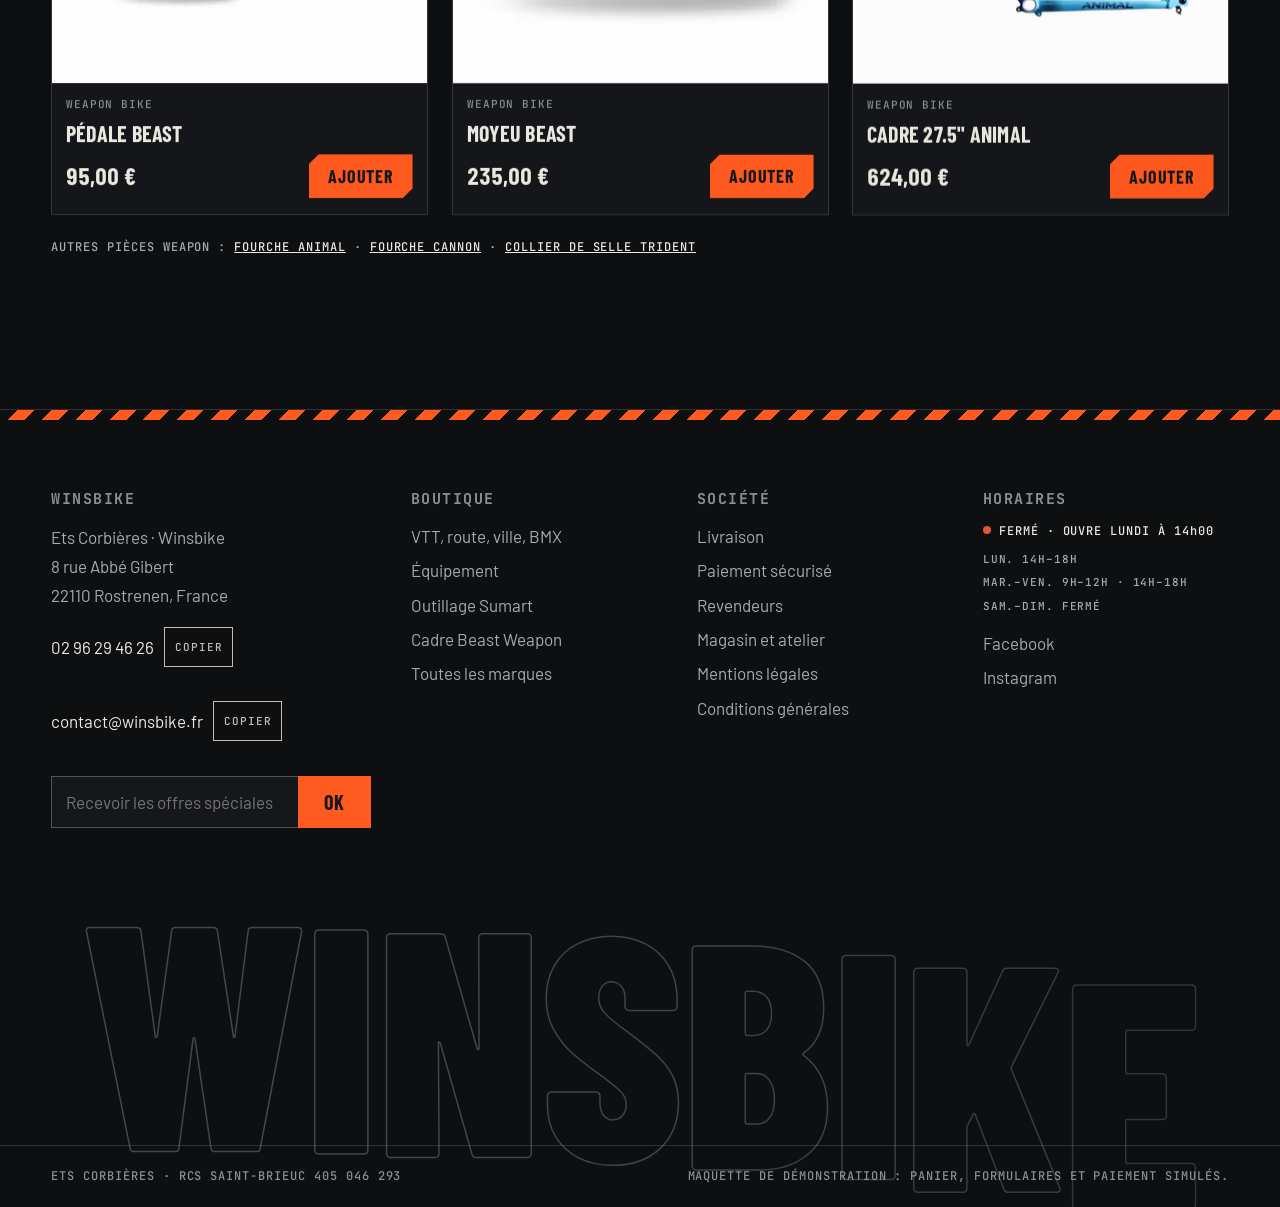
<file: cadre-beast-weapon.html>
<!doctype html>
<html lang="fr">
<head>
<meta charset="utf-8">
<meta name="viewport" content="width=device-width, initial-scale=1, viewport-fit=cover">
<title>Cadre 27.5" Beast Weapon · semi-rigide enduro · Winsbike</title>
<meta name="description" content="Cadre 27.5&quot; BEAST de Weapon Bike : semi-rigide d’enduro en alliage 6069, finition oil slick, 2420 g, 925 € TTC chez Winsbike, distributeur exclusif en France.">
<meta name="theme-color" content="#0E0F11">
<link rel="icon" href="data:image/svg+xml,%3Csvg xmlns='http://www.w3.org/2000/svg' viewBox='0 0 32 32'%3E%3Cpath d='M16 2l12 7v14l-12 7-12-7V9z' fill='%23FF5A1F'/%3E%3Cpath d='M16 10l5.2 3v6L16 22l-5.2-3v-6z' fill='%230E0F11'/%3E%3C/svg%3E"><link rel="apple-touch-icon" href="assets/img/site/apple-touch-icon.png">
<meta property="og:type" content="website">
<meta property="og:site_name" content="Winsbike">
<meta property="og:locale" content="fr_FR">
<meta property="og:title" content="Cadre 27.5&quot; Beast Weapon · semi-rigide enduro · Winsbike">
<meta property="og:description" content="Cadre 27.5&quot; BEAST de Weapon Bike : semi-rigide d’enduro en alliage 6069, finition oil slick, 2420 g, 925 € TTC chez Winsbike, distributeur exclusif en France.">
<meta property="og:image" content="https://winsbike-maquette.vercel.app/assets/img/og/cadre-beast.jpg">
<meta property="og:image:width" content="1200">
<meta property="og:image:height" content="630">
<meta property="og:url" content="https://winsbike-maquette.vercel.app/cadre-beast-weapon">
<meta name="robots" content="noindex, nofollow">
<meta name="twitter:card" content="summary_large_image">
<script type="application/ld+json">{"@context": "https://schema.org", "@type": "Product", "name": "Cadre 27.5\" BEAST", "brand": {"@type": "Brand", "name": "Weapon Bike"}, "sku": "WCA-BEAST-OI-27516", "color": "Oil slick", "material": "Aluminium 6069", "weight": {"@type": "QuantitativeValue", "value": 2420, "unitCode": "GRM"}, "image": "https://winsbike-maquette.vercel.app/assets/img/weapon/cadre-beast-2-1400.webp", "offers": {"@type": "Offer", "price": "925.00", "priceCurrency": "EUR", "availability": "https://schema.org/InStock", "seller": {"@type": "Organization", "name": "Winsbike"}}}</script><script type="application/ld+json">{"@context": "https://schema.org", "@type": "BreadcrumbList", "itemListElement": [{"@type": "ListItem", "position": 1, "name": "Accueil"}, {"@type": "ListItem", "position": 2, "name": "VTT"}, {"@type": "ListItem", "position": 3, "name": "Cadres"}, {"@type": "ListItem", "position": 4, "name": "Cadre 27.5\" BEAST"}]}</script>
<script>(function(){var d=document.documentElement;d.classList.add('js');try{var c=localStorage.getItem('wb:calm'),r=matchMedia('(prefers-reduced-motion: reduce)').matches;if(sessionStorage.getItem('wb:nav'))d.classList.add('nav-in');if(c==='true'||(r&&c!=='false'))d.classList.add('calm');if(sessionStorage.getItem('wb:intro')||c==='true'||(r&&c!=='false'))d.classList.add('no-intro')}catch(e){d.classList.add('no-intro')}})()</script>
<link rel="preload" href="assets/fonts/barlow-condensed-latin-800-normal.woff2" as="font" type="font/woff2" crossorigin>
<link rel="preload" href="assets/fonts/barlow-latin-400-normal.woff2" as="font" type="font/woff2" crossorigin>
<link rel="stylesheet" href="assets/css/fonts.css?v=20261028-2">
<link rel="stylesheet" href="assets/css/site.css?v=20261028-2">
</head>
<body>
<a class="skip" href="#main">Aller au contenu</a>
<header class="hd" id="hd">
  <div class="wrap hd-in">
    <a class="logo" href="/" aria-label="Winsbike, accueil"><img src="assets/img/site/logo-clair-280.webp" srcset="assets/img/site/logo-clair-280.webp 280w, assets/img/site/logo-clair-420.webp 420w, assets/img/site/logo-clair-700.webp 700w" sizes="130px" alt="Winsbike, spécialiste des accessoires de vélo" width="700" height="263" fetchpriority="high"></a>
    <nav class="hd-nav" aria-label="Navigation principale"><button type="button" class="nav-mega" aria-expanded="false" aria-controls="mega">Pratiques <svg viewBox="0 0 12 8" aria-hidden="true"><path d="M1 1l5 5 5-5" fill="none" stroke="currentColor" stroke-width="1.6"/></svg></button><a href="/#marques">Marques</a><a href="/sumart">Sumart</a><a href="/cadre-beast-weapon" aria-current="page">Cadre Beast</a><a href="/#atelier">Atelier</a><a href="/#pro">Espace pro</a></nav>
    <div class="hd-tools">
      <span class="hd-open mono" data-open-chip></span>
      <button type="button" class="tool" id="btn-search" aria-label="Rechercher" data-cursor="Chercher"><svg viewBox="0 0 24 24" fill="none" stroke="currentColor" stroke-width="1.8" stroke-linecap="round" stroke-linejoin="round" aria-hidden="true"><circle cx="11" cy="11" r="6.5"/><path d="M16 16l5 5"/></svg></button>
      <button type="button" class="tool tog" id="btn-sound" aria-pressed="false" data-cursor="Bruitages">Son <span class="tog-state">off</span></button>
      <button type="button" class="tool tog" id="btn-calm" aria-pressed="false" data-cursor="Moins d’animations">Calme <span class="tog-state">off</span></button>
      <button type="button" class="cart-btn" id="btn-cart" aria-label="Panier, 0 article"><svg viewBox="0 0 24 24" fill="none" stroke="currentColor" stroke-width="1.8" stroke-linecap="round" stroke-linejoin="round" aria-hidden="true"><path d="M3 4h2.5l2.2 11h10.6l2.2-8H7"/><circle cx="9.5" cy="19.5" r="1.4"/><circle cx="17" cy="19.5" r="1.4"/></svg><span class="cart-count">0</span></button>
      <button type="button" class="burger" id="btn-menu" aria-expanded="false" aria-controls="menu">Menu</button>
    </div>
  </div>
  <div class="mega" id="mega" hidden></div>
  <i class="hd-progress" aria-hidden="true"></i>
</header>
<main id="main">
<section class="pp-hero" aria-labelledby="pp-t">
  <div class="wrap">
    <nav class="crumbs mono" aria-label="Fil d’Ariane"><a href="/">Accueil</a><span aria-hidden="true">/</span><a href="/#pratiques">VTT</a><span aria-hidden="true">/</span><a href="#" data-soon="Rubrique Cadres : page catégorie prévue dans le site complet.">Cadres</a><span aria-hidden="true">/</span><span aria-current="page">Cadre 27.5" BEAST</span></nav>
    <div class="pp-grid">
      <div class="pp-gallery">
        <div class="pp-main">
          <div class="pp-main-img"><div class="pp-slide is-on"><img src="assets/img/weapon/cadre-beast-2-1400.webp" srcset="assets/img/weapon/cadre-beast-2-400.webp 400w, assets/img/weapon/cadre-beast-2-800.webp 800w, assets/img/weapon/cadre-beast-2-1400.webp 1400w" sizes="(max-width: 900px) 100vw, 55vw" alt="Cadre Beast de profil, côté transmission" width="1728" height="1728" fetchpriority="high"></div></div>
          <div class="pp-lens" aria-hidden="true"></div>
          <p class="mono pp-main-cap">Photos fabricant · <span class="hint-fine">survolez pour zoomer</span><span class="hint-touch">touchez pour agrandir</span></p>
        </div>
        <div class="pp-thumbs" role="tablist" aria-label="Photos du cadre"></div>
      </div>
      <div class="pp-info buy" data-id="67">
        <p class="mono eyebrow">Weapon Bike · exclusivité France</p>
        <h1 class="h1 pp-title" id="pp-t">Cadre 27.5" Beast</h1>
        <p class="pp-sub">Semi-rigide d’enduro, finition oil slick</p>
        <p class="mono pp-ref">Réf. WCA-BEAST-OI-27516</p>
        <div class="pp-price"><p class="price price-big">925,00 € <span class="mono">TTC</span></p><p class="mono pp-ht">770,83 € HT</p></div>
        <p class="pp-stock mono"><span class="dot" aria-hidden="true"></span>En stock sur winsbike.fr<span class="mq-note"> (relevé du 22/10/2026)</span></p>
        <div class="pp-opts">
          <div><p class="mono">Coloris</p><p class="opt-val"><span class="sw-oil" aria-hidden="true"></span>Oil slick (OIL)</p></div>
          <div><p class="mono">Roue · taille</p><p class="opt-val">27,5" · 16"</p></div>
        </div>
        <div class="pp-buy">
          <div class="qty qty-lg"><button type="button" data-qd="-1" aria-label="Un de moins">−</button><input class="qty-in" id="qty" type="number" min="1" max="9" value="1" aria-label="Quantité"><button type="button" data-qd="1" aria-label="Un de plus">+</button></div>
          <button type="button" class="btn btn-big" data-add="67" data-magnetic>Ajouter au panier</button>
        </div>
        <ul class="pp-reassure">
          <li><strong>Livraison offerte</strong> dès 75 € TTC</li>
          <li><strong>Expédition</strong> sous 2 à 8 jours, avec suivi</li>
          <li><strong>Paiement</strong> CB via PayPlug 3D Secure, chèque ou virement</li>
          <li><strong>Une question de montage ?</strong> L’atelier au <a class="nowrap" href="tel:+33296294626">02 96 29 46 26</a></li>
        </ul>
      </div>
    </div>
  </div>
</section>

<section class="pp-numbers" aria-label="Le cadre en chiffres">
  <div class="wrap pp-num-grid" data-stagger>
    <div class="pnum"><p class="pnum-v"><span data-n="2420">2420</span><small class="nocaps">g</small></p><p class="mono">Poids du cadre</p></div>
    <div class="pnum"><p class="pnum-v"><span data-n="160">160</span><small class="nocaps">mm</small></p><p class="mono">Débattement de fourche conseillé</p></div>
    <div class="pnum"><p class="pnum-v"><span data-n="66">66</span><small class="nocaps">°</small></p><p class="mono">Angle de direction</p></div>
    <div class="pnum"><p class="pnum-v"><span data-n="6069">6069</span><small class="nocaps">alu</small></p><p class="mono">Alliage d’aluminium</p></div>
  </div>
</section>

<section class="beast paper" id="geometrie" aria-labelledby="geo-t">
  <div class="wrap beast-grid">
    <div class="beast-copy">
      <p class="mono eyebrow">Planche 01 · Géométrie</p>
      <h2 class="h2" id="geo-t">Les cotes du fabricant.</h2>
      <p class="lead"><span class="hint-fine">Survolez</span><span class="hint-touch">Touchez</span> une cote pour la repérer sur le plan. Le boîtier de pédalier est placé à partir des bases, du front center et de l’empattement.</p>
      <dl class="cotes" id="cotes-pp"></dl>
    </div>
    <div class="beast-draw">
      <svg class="geo" id="geo-pp" role="img" aria-label="Schéma de géométrie du cadre Beast avec ses cotes"></svg>
      <p class="mono geo-note">Schéma non à l’échelle · cotes fabricant</p>
    </div>
  </div>
</section>

<section class="sec pp-specs" aria-labelledby="spec-t">
  <div class="wrap pp-spec-grid">
    <div class="pp-spec-hd">
      <p class="mono eyebrow">Fiche technique</p>
      <h2 class="h2" id="spec-t" data-split>Point par point.</h2>
      <p class="lead">Les caractéristiques relevées sur la fiche du site.<span class="mq-note"> Le type de cadre vient du visuel Weapon (« oil slick HT enduro frame »).</span></p>
    </div>
    <table class="spec-table">
      <tbody>
        <tr><th>Type</th><td>Semi-rigide (hardtail) d’enduro</td></tr>
        <tr><th>Matériau</th><td>Alliage d’aluminium 6069</td></tr>
        <tr><th>Jeu de direction</th><td>Conique 44/56</td></tr>
        <tr><th>Passage des câbles</th><td>Interne</td></tr>
        <tr><th>Soudures</th><td>Lissées</td></tr>
        <tr><th>Axe arrière</th><td>Traversant 12 × 142 mm</td></tr>
        <tr><th>Diamètre de tige de selle</th><td>31,6 mm</td></tr>
        <tr><th>Collier de selle</th><td>34,9 mm</td></tr>
        <tr><th>Boîtier de pédalier</th><td>Fileté BSA/ISO 73 mm</td></tr>
        <tr><th>Fixation ISCG</th><td>Oui</td></tr>
        <tr><th>Guide-chaîne</th><td>Prévu</td></tr>
        <tr><th>Débattement de fourche conseillé</th><td>160 mm</td></tr>
        <tr><th>Roue · taille</th><td>27,5" · 16"</td></tr>
        <tr><th>Poids</th><td>2420 g</td></tr>
        <tr><th>Coloris</th><td>OIL (oil slick)</td></tr>
      </tbody>
    </table>
  </div>
</section>

<section class="pp-terrain" aria-labelledby="terrain-t">
  <div class="pp-terrain-media" data-scene="grok/cadre-sentier-16x9" data-scene-mobile="grok/cadre-sentier-9x16" data-alt="Sentier d’enduro en forêt" data-kind="vtt"></div>
  <div class="wrap pp-terrain-in">
    <p class="mono eyebrow">Terrain de jeu</p>
    <h2 class="h2" id="terrain-t">Fait pour descendre.</h2>
    <blockquote class="pp-quote"><p>« Weapon ne vous décevra jamais. »</p><cite class="mono">Fiche produit Weapon, winsbike.fr</cite></blockquote>
  </div>
  <figure class="pp-poster"><div class="pp-poster-img" data-product-img="weapon/cadre-beast-1"></div><figcaption class="mono">Visuel Weapon</figcaption></figure>
</section>

<section class="sec pp-family" aria-labelledby="fam-t">
  <div class="wrap">
    <div class="sec-hd split">
      <div><p class="mono eyebrow">Autour du Beast</p><h2 class="h2" id="fam-t" data-split>Pour aller avec.</h2></div>
      <p class="lead">La pédale et le moyeu Beast partagent la finition oil slick du cadre ; le cadre Animal complète la gamme Weapon. Pour la compatibilité d’un montage complet, l’atelier vous conseille.</p>
    </div>
    <div class="grid-3 fam-grid" data-stagger data-cards="90,103,68"></div>
    <p class="mono fam-more">Autres pièces Weapon : <a href="#" data-quick="96">Fourche ANIMAL</a> · <a href="#" data-quick="97">Fourche CANNON</a> · <a href="#" data-quick="88">Collier de selle Trident</a></p>
  </div>
</section>

<div class="sticky-buy" aria-hidden="true">
  <div class="wrap sticky-in">
    <div class="sticky-name"><p class="mono">Weapon Bike</p><p>Cadre 27.5" Beast</p></div>
    <p class="price">925,00 €</p>
    <button type="button" class="btn" data-add="67" tabindex="-1">Ajouter</button>
  </div>
</div>
</main>
<footer class="ft">
  <div class="hazard" aria-hidden="true"></div>
  <div class="wrap">
    <div class="ft-top">
      <div>
        <h3>Winsbike</h3>
        <address>Ets Corbières · Winsbike<br>8 rue Abbé Gibert<br>22110 Rostrenen, France</address>
        <p class="copyable"><a class="copy-txt" href="tel:+33296294626">02 96 29 46 26</a><button type="button" class="copy-btn" data-copy="02 96 29 46 26" aria-label="Copier le numéro">Copier</button></p>
        <p class="copyable"><a class="copy-txt" href="mailto:contact@winsbike.fr">contact@winsbike.fr</a><button type="button" class="copy-btn" data-copy="contact@winsbike.fr" aria-label="Copier l’e-mail">Copier</button></p>
        <form class="news" id="newsform"><label class="sr" for="news-mail">Votre e-mail pour recevoir les offres</label><input id="news-mail" type="email" required placeholder="Recevoir les offres spéciales"><button class="btn" type="submit">OK</button></form>
      </div>
      <div>
        <h3>Boutique</h3>
        <ul><li><a href="/#pratiques">VTT, route, ville, BMX</a></li><li><a href="/#protections">Équipement</a></li><li><a href="/sumart">Outillage Sumart</a></li><li><a href="/cadre-beast-weapon">Cadre Beast Weapon</a></li><li><a href="/#marques">Toutes les marques</a></li></ul>
      </div>
      <div>
        <h3>Société</h3>
        <ul><li><a href="/#livraison">Livraison</a></li><li><a href="/#livraison">Paiement sécurisé</a></li><li><a href="/#pro">Revendeurs</a></li><li><a href="/#atelier">Magasin et atelier</a></li><li><a href="#" data-soon="Mentions légales : à reprendre et compléter (forme juridique, capital, RGPD).">Mentions légales</a></li><li><a href="#" data-soon="Conditions générales : page à reprendre du site actuel.">Conditions générales</a></li></ul>
      </div>
      <div>
        <h3>Horaires</h3>
        <p class="mono" data-open-chip></p>
        <ul class="ft-hours mono"><li>Lun. 14h–18h</li><li>Mar.–ven. 9h–12h · 14h–18h</li><li>Sam.–dim. fermé</li></ul>
        <ul class="ft-social"><li><a href="https://www.facebook.com/winsbike" target="_blank" rel="noopener">Facebook</a></li><li><a href="https://www.instagram.com/winsbike/" target="_blank" rel="noopener">Instagram</a></li></ul>
      </div>
    </div>
  </div>
  <p class="ft-word" aria-hidden="true">Winsbike</p>
  <div class="wrap ft-bot mono"><p>Ets Corbières · RCS Saint-Brieuc 405 046 293</p><p>Maquette de démonstration : panier, formulaires et paiement simulés.</p></div>
</footer>
<script src="assets/js/vendor/gsap.min.js?v=9396f256"></script>
<script src="assets/js/vendor/ScrollTrigger.min.js?v=05ca5ad8"></script>
<script src="assets/js/vendor/SplitText.min.js?v=6c4c7716"></script>
<script src="assets/js/vendor/Flip.min.js?v=63c2fac7"></script>
<script src="assets/js/vendor/DrawSVGPlugin.min.js?v=07d1d218"></script>
<script src="assets/js/vendor/CustomEase.min.js?v=d11c0971"></script>
<script src="assets/js/vendor/lenis.min.js?v=99a73c03"></script>
<script src="assets/js/images.js?v=20261028-2"></script>
<script src="assets/js/data.js?v=20261028-2"></script>
<script src="assets/js/picto.js?v=20261028-2"></script>
<script src="assets/js/core.js?v=20261028-2"></script>
<script src="assets/js/geo.js?v=20261028-2"></script>
<script src="assets/js/product.js?v=20261028-2"></script>
</body>
</html>
</file>
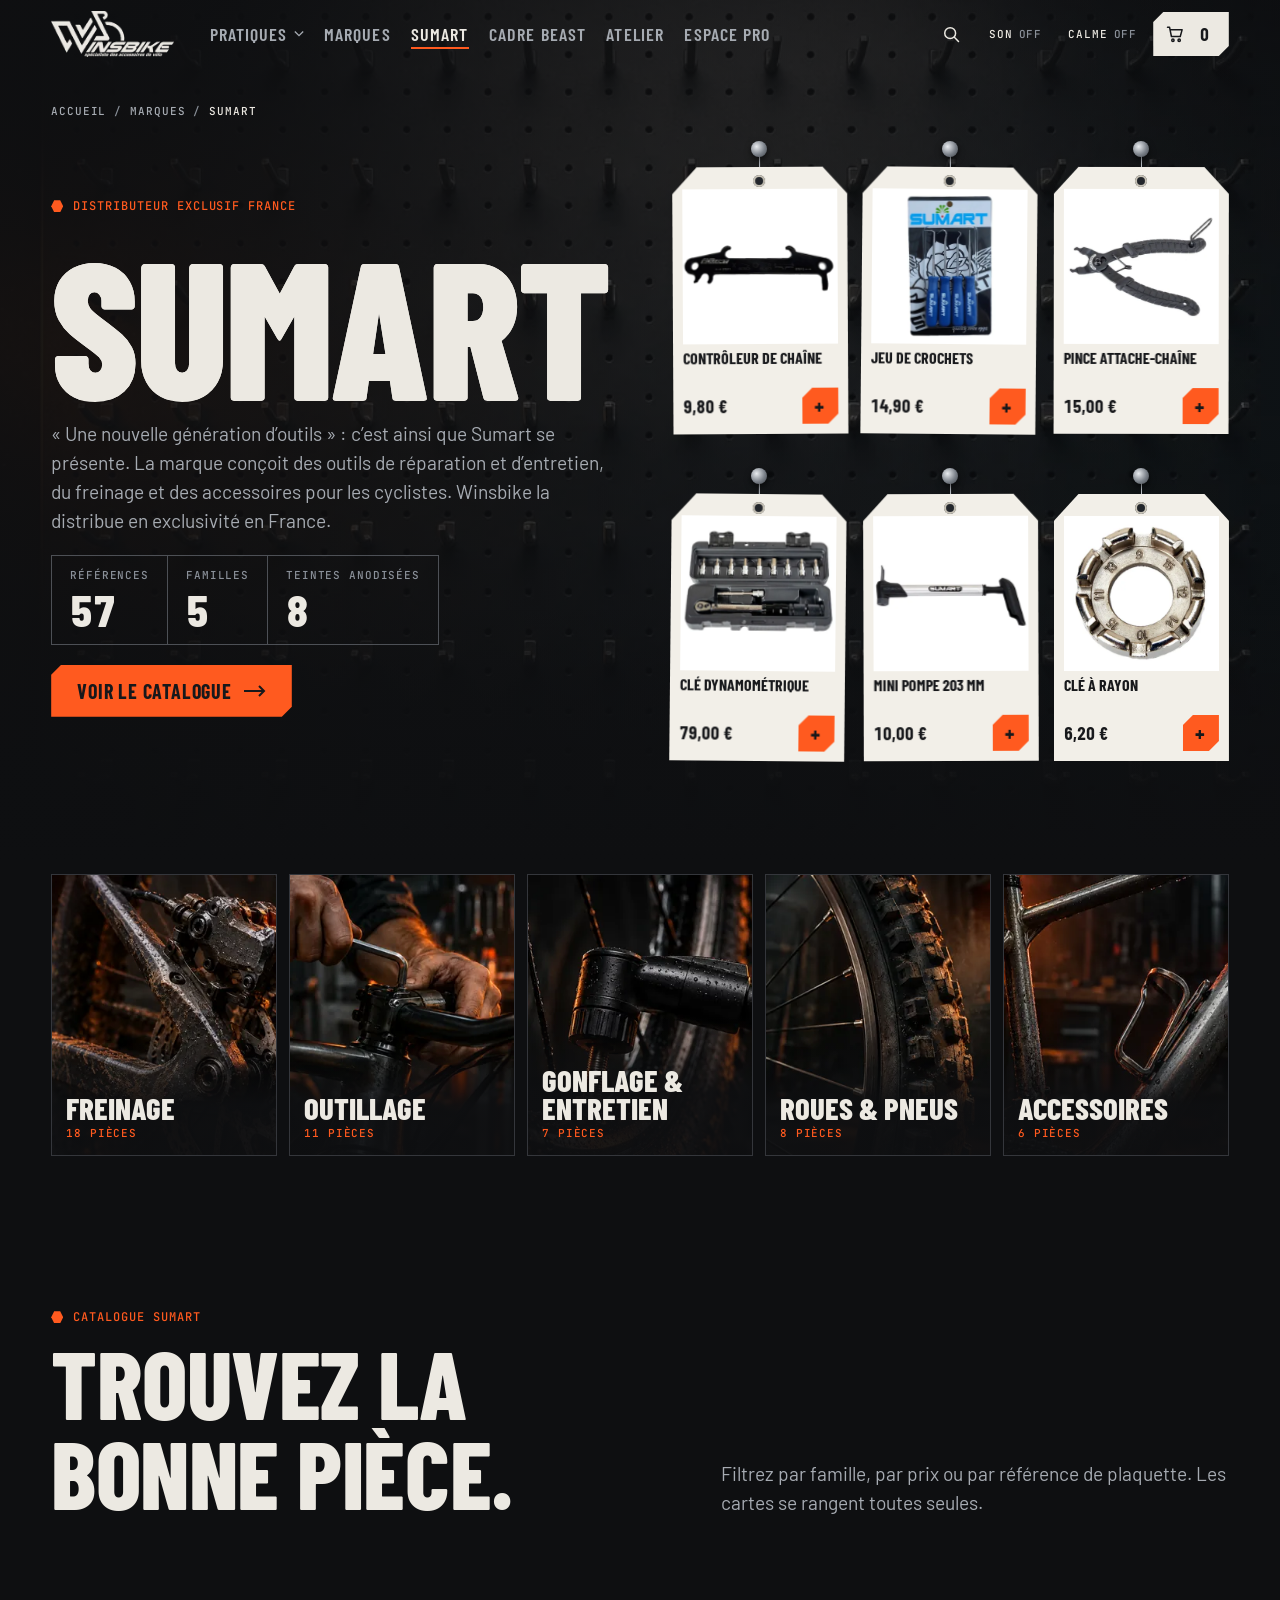
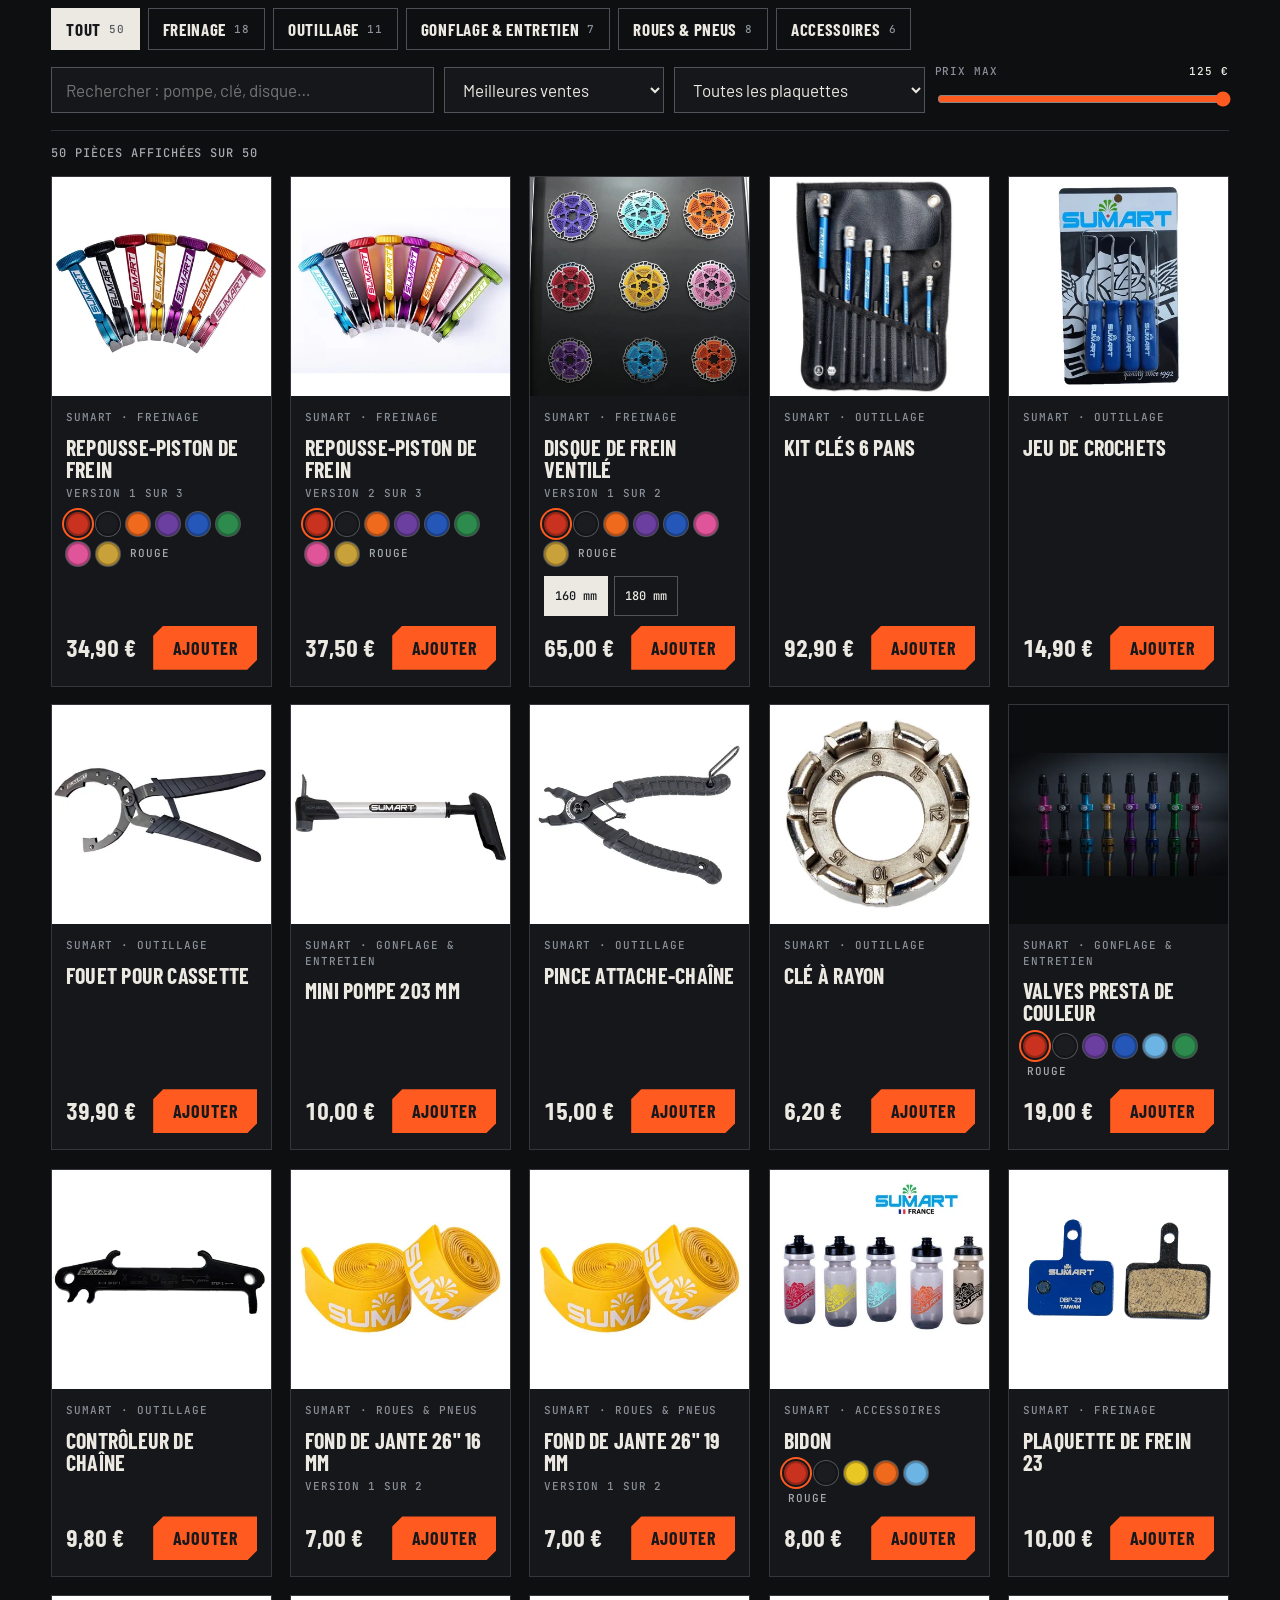
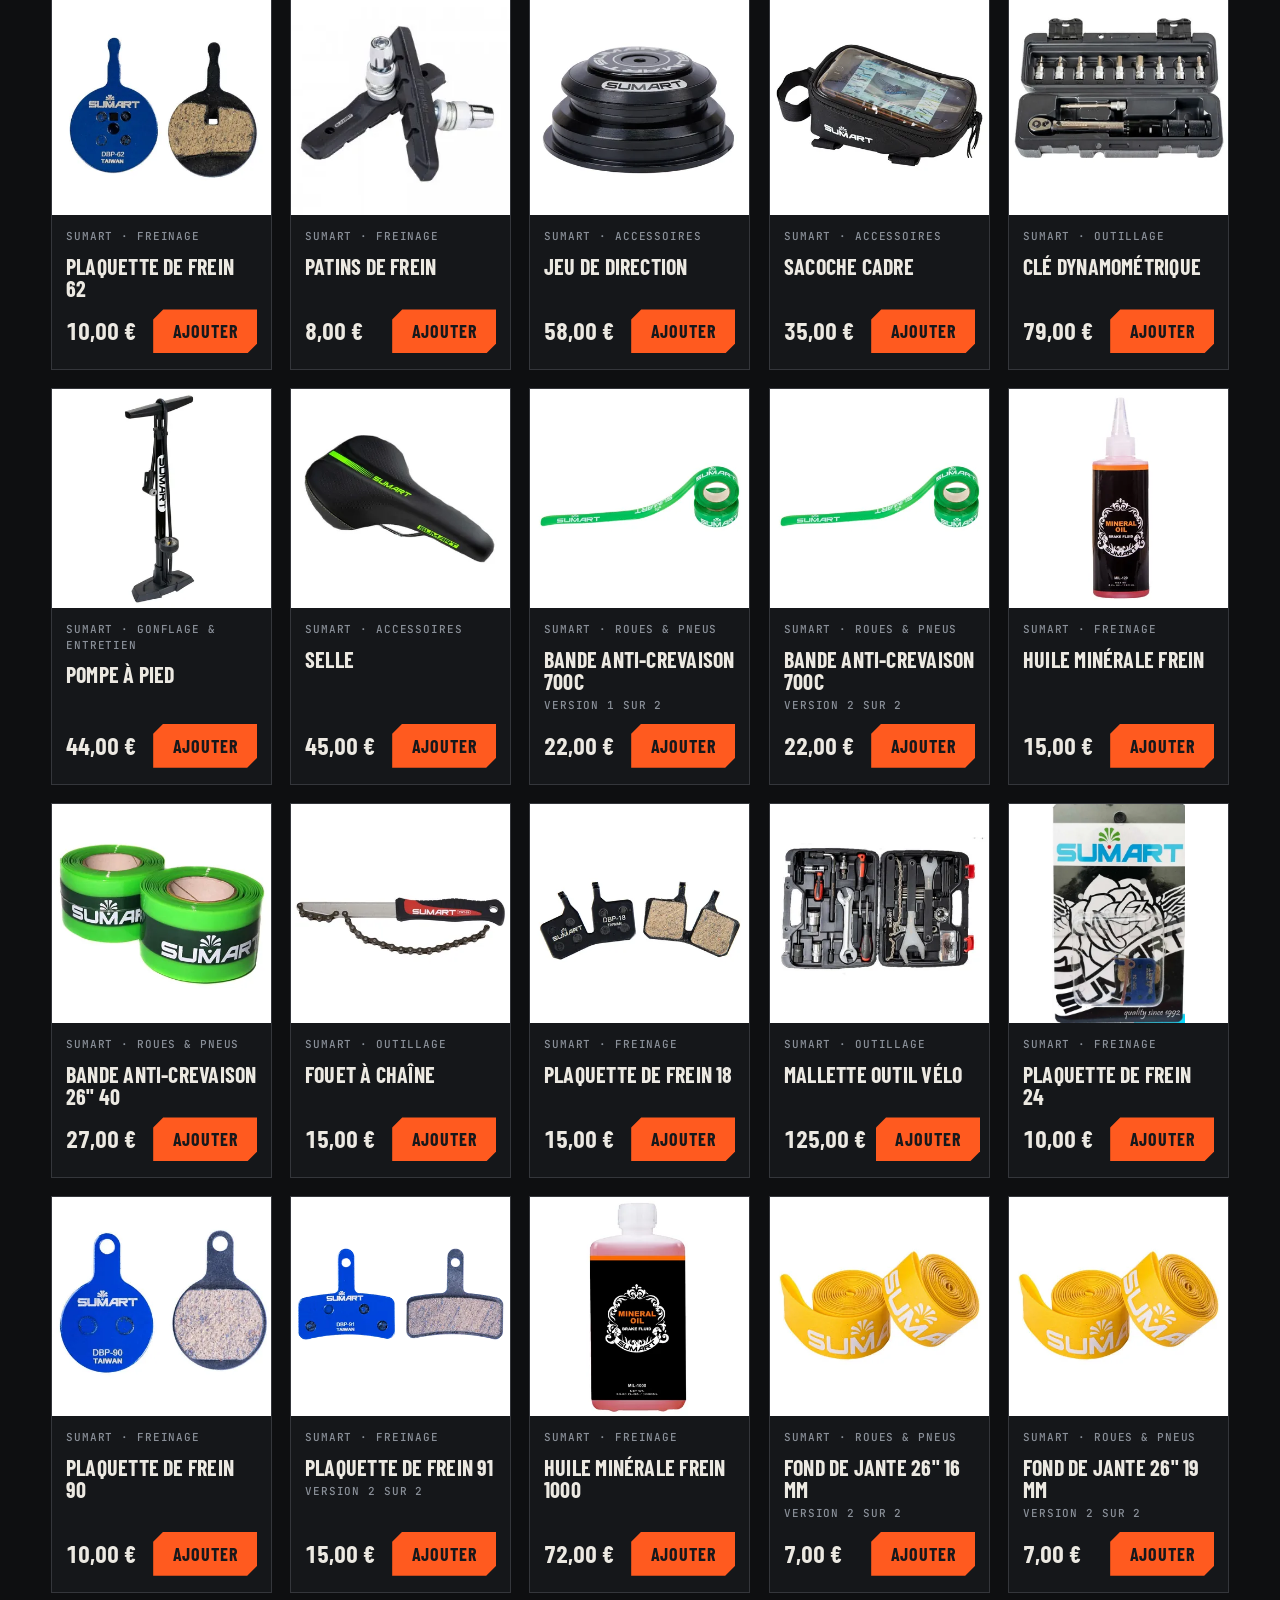
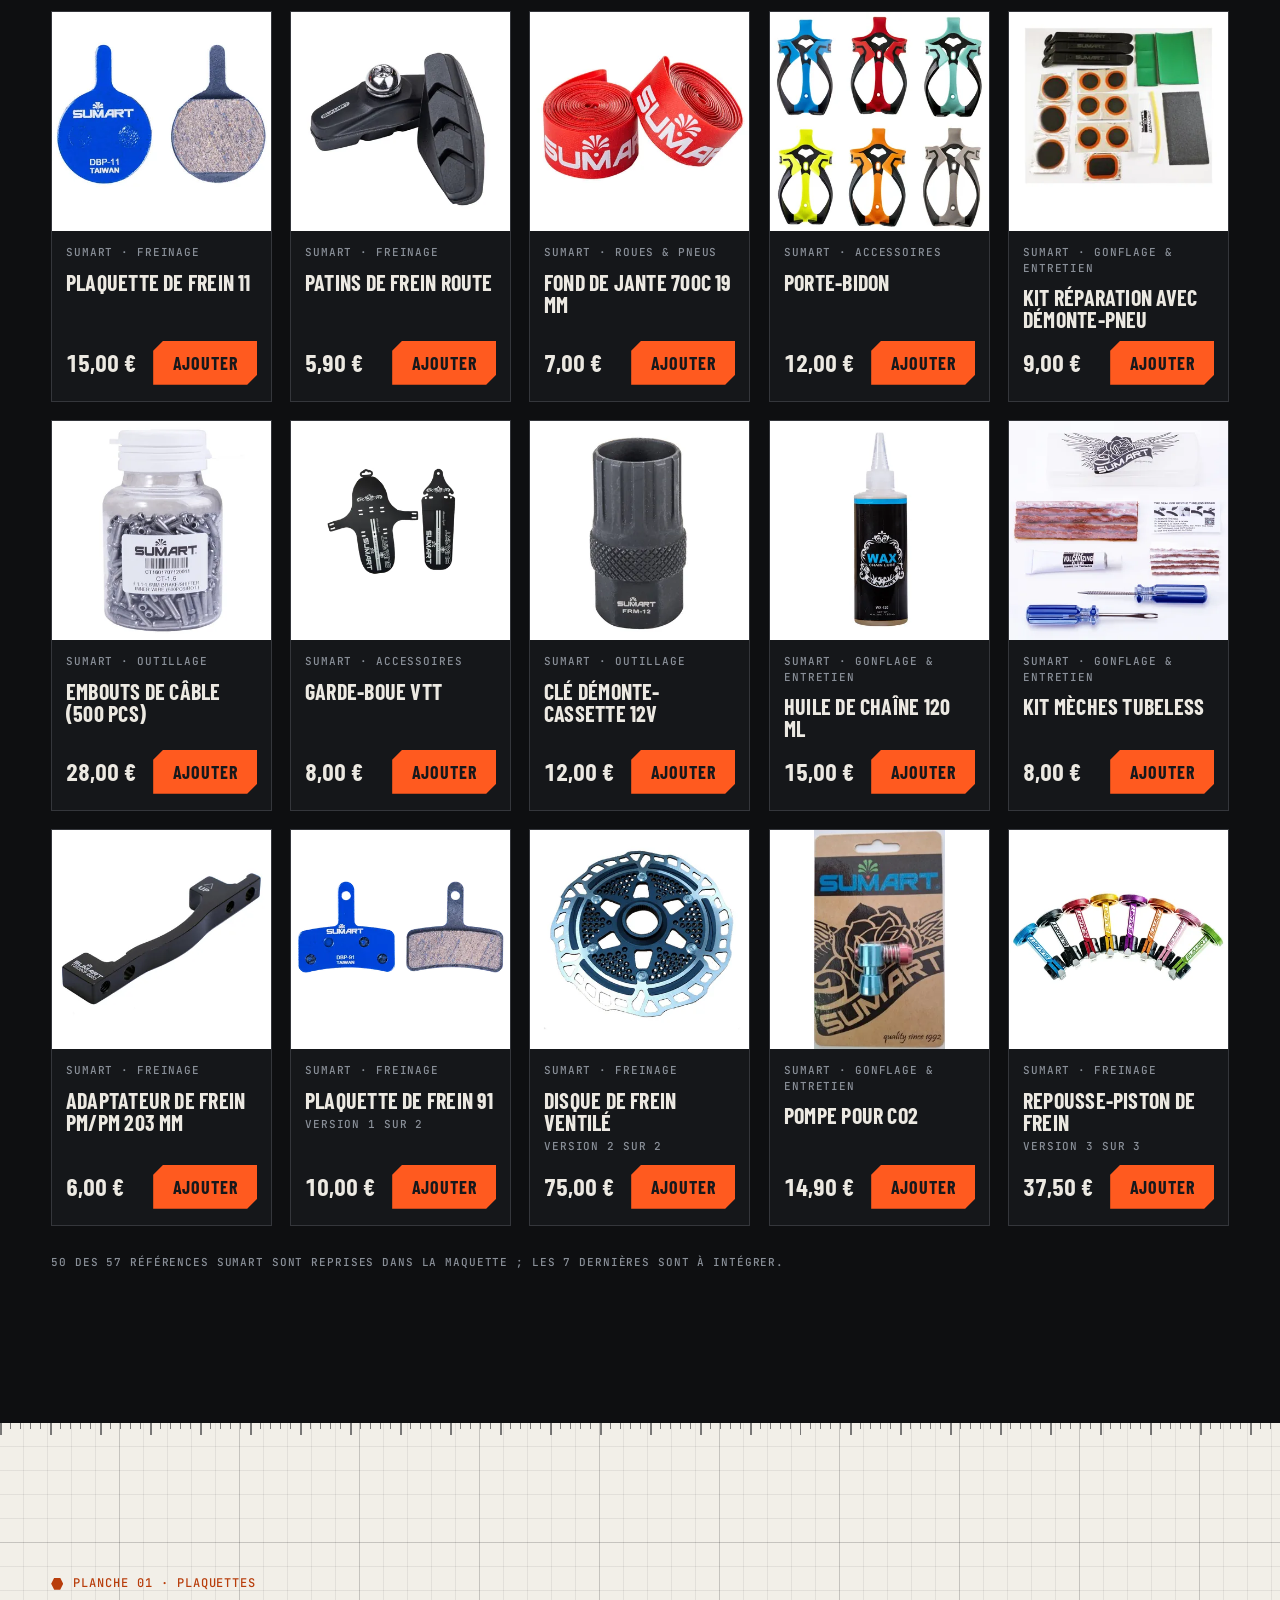
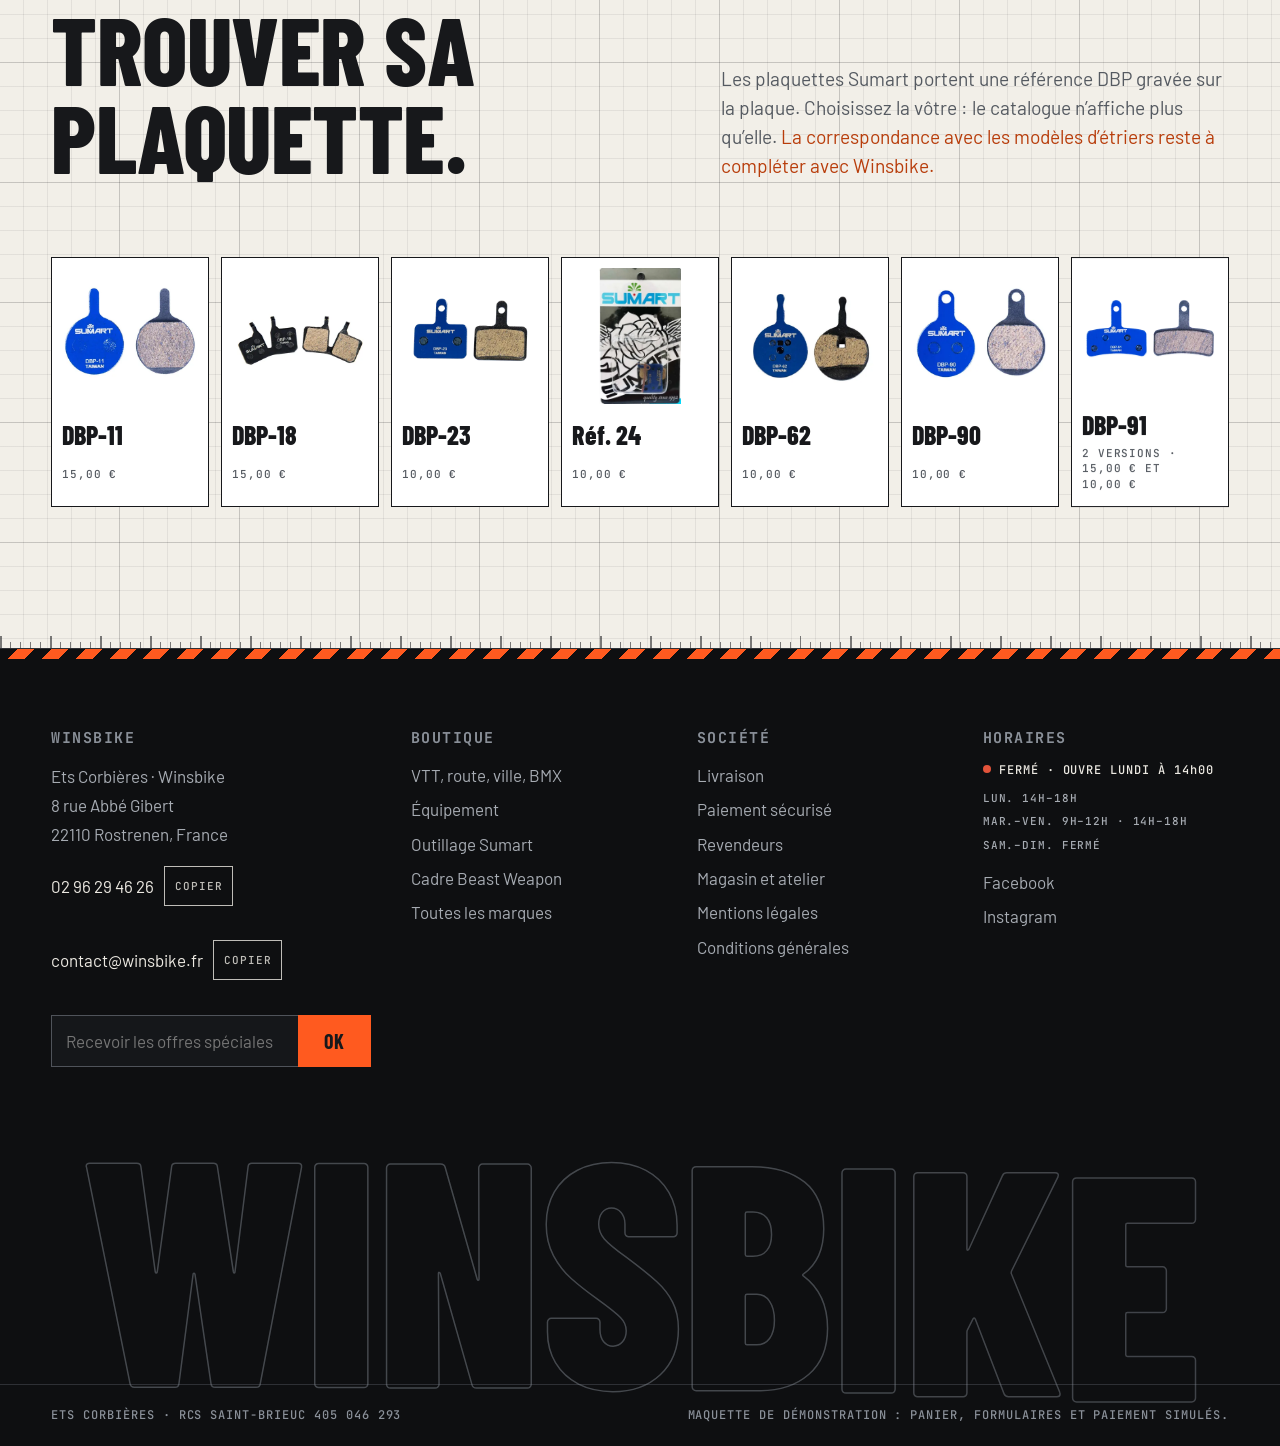
<file: sumart.html>
<!doctype html>
<html lang="fr">
<head>
<meta charset="utf-8">
<meta name="viewport" content="width=device-width, initial-scale=1, viewport-fit=cover">
<title>Sumart · outillage vélo, distributeur exclusif France · Winsbike</title>
<meta name="description" content="Sumart, outillage et accessoires de cyclisme, distribué en exclusivité en France par Winsbike : catalogue filtrable par famille, prix et référence de plaquette.">
<meta name="theme-color" content="#0E0F11">
<link rel="icon" href="data:image/svg+xml,%3Csvg xmlns='http://www.w3.org/2000/svg' viewBox='0 0 32 32'%3E%3Cpath d='M16 2l12 7v14l-12 7-12-7V9z' fill='%23FF5A1F'/%3E%3Cpath d='M16 10l5.2 3v6L16 22l-5.2-3v-6z' fill='%230E0F11'/%3E%3C/svg%3E"><link rel="apple-touch-icon" href="assets/img/site/apple-touch-icon.png">
<meta property="og:type" content="website">
<meta property="og:site_name" content="Winsbike">
<meta property="og:locale" content="fr_FR">
<meta property="og:title" content="Sumart · outillage vélo, distributeur exclusif France · Winsbike">
<meta property="og:description" content="Sumart, outillage et accessoires de cyclisme, distribué en exclusivité en France par Winsbike : catalogue filtrable par famille, prix et référence de plaquette.">
<meta property="og:image" content="https://winsbike-maquette.vercel.app/assets/img/og/sumart.jpg">
<meta property="og:image:width" content="1200">
<meta property="og:image:height" content="630">
<meta property="og:url" content="https://winsbike-maquette.vercel.app/sumart">
<meta name="robots" content="noindex, nofollow">
<meta name="twitter:card" content="summary_large_image">
<script type="application/ld+json">{"@context": "https://schema.org", "@type": "BreadcrumbList", "itemListElement": [{"@type": "ListItem", "position": 1, "name": "Accueil"}, {"@type": "ListItem", "position": 2, "name": "Marques"}, {"@type": "ListItem", "position": 3, "name": "Sumart"}]}</script>
<script>(function(){var d=document.documentElement;d.classList.add('js');try{var c=localStorage.getItem('wb:calm'),r=matchMedia('(prefers-reduced-motion: reduce)').matches;if(sessionStorage.getItem('wb:nav'))d.classList.add('nav-in');if(c==='true'||(r&&c!=='false'))d.classList.add('calm');if(sessionStorage.getItem('wb:intro')||c==='true'||(r&&c!=='false'))d.classList.add('no-intro')}catch(e){d.classList.add('no-intro')}})()</script>
<link rel="preload" href="assets/fonts/barlow-condensed-latin-800-normal.woff2" as="font" type="font/woff2" crossorigin>
<link rel="preload" href="assets/fonts/barlow-latin-400-normal.woff2" as="font" type="font/woff2" crossorigin>
<link rel="stylesheet" href="assets/css/fonts.css?v=20261028-2">
<link rel="stylesheet" href="assets/css/site.css?v=20261028-2">
</head>
<body>
<a class="skip" href="#main">Aller au contenu</a>
<header class="hd" id="hd">
  <div class="wrap hd-in">
    <a class="logo" href="/" aria-label="Winsbike, accueil"><img src="assets/img/site/logo-clair-280.webp" srcset="assets/img/site/logo-clair-280.webp 280w, assets/img/site/logo-clair-420.webp 420w, assets/img/site/logo-clair-700.webp 700w" sizes="130px" alt="Winsbike, spécialiste des accessoires de vélo" width="700" height="263" fetchpriority="high"></a>
    <nav class="hd-nav" aria-label="Navigation principale"><button type="button" class="nav-mega" aria-expanded="false" aria-controls="mega">Pratiques <svg viewBox="0 0 12 8" aria-hidden="true"><path d="M1 1l5 5 5-5" fill="none" stroke="currentColor" stroke-width="1.6"/></svg></button><a href="/#marques">Marques</a><a href="/sumart" aria-current="page">Sumart</a><a href="/cadre-beast-weapon">Cadre Beast</a><a href="/#atelier">Atelier</a><a href="/#pro">Espace pro</a></nav>
    <div class="hd-tools">
      <span class="hd-open mono" data-open-chip></span>
      <button type="button" class="tool" id="btn-search" aria-label="Rechercher" data-cursor="Chercher"><svg viewBox="0 0 24 24" fill="none" stroke="currentColor" stroke-width="1.8" stroke-linecap="round" stroke-linejoin="round" aria-hidden="true"><circle cx="11" cy="11" r="6.5"/><path d="M16 16l5 5"/></svg></button>
      <button type="button" class="tool tog" id="btn-sound" aria-pressed="false" data-cursor="Bruitages">Son <span class="tog-state">off</span></button>
      <button type="button" class="tool tog" id="btn-calm" aria-pressed="false" data-cursor="Moins d’animations">Calme <span class="tog-state">off</span></button>
      <button type="button" class="cart-btn" id="btn-cart" aria-label="Panier, 0 article"><svg viewBox="0 0 24 24" fill="none" stroke="currentColor" stroke-width="1.8" stroke-linecap="round" stroke-linejoin="round" aria-hidden="true"><path d="M3 4h2.5l2.2 11h10.6l2.2-8H7"/><circle cx="9.5" cy="19.5" r="1.4"/><circle cx="17" cy="19.5" r="1.4"/></svg><span class="cart-count">0</span></button>
      <button type="button" class="burger" id="btn-menu" aria-expanded="false" aria-controls="menu">Menu</button>
    </div>
  </div>
  <div class="mega" id="mega" hidden></div>
  <i class="hd-progress" aria-hidden="true"></i>
</header>
<main id="main">
<section class="br-hero" aria-labelledby="br-t">
  <div class="br-bg" aria-hidden="true"></div>
  <div class="wrap br-hero-in">
    <nav class="crumbs mono" aria-label="Fil d’Ariane"><a href="/">Accueil</a><span aria-hidden="true">/</span><a href="/#marques">Marques</a><span aria-hidden="true">/</span><span aria-current="page">Sumart</span></nav>
    <div class="br-head">
      <div class="br-copy">
        <p class="mono eyebrow">Distributeur exclusif France</p>
        <h1 class="br-title" id="br-t"><span class="br-word">Sumart</span></h1>
        <p class="lead">« Une nouvelle génération d’outils » : c’est ainsi que Sumart se présente. La marque conçoit des outils de réparation et d’entretien, du freinage et des accessoires pour les cyclistes. Winsbike la distribue en exclusivité en France.</p>
        <dl class="br-stats">
          <div><dt class="mono">Références</dt><dd data-n="57">57</dd></div>
          <div><dt class="mono">Familles</dt><dd data-n="5">5</dd></div>
          <div><dt class="mono">Teintes anodisées</dt><dd data-n="8">8</dd></div>
        </dl>
        <a class="btn" href="#catalogue" data-magnetic>Voir le catalogue <svg class="arr" viewBox="0 0 22 12" fill="none" stroke="currentColor" stroke-width="2" aria-hidden="true"><path d="M0 6h20M15 1l5 5-5 5"/></svg></a>
      </div>
      <div class="br-wall" aria-label="Quelques outils Sumart"></div>
    </div>
  </div>
</section>

<section class="fams" aria-label="Familles de produits">
  <div class="wrap fams-grid"></div>
</section>

<section class="sec cat" id="catalogue" aria-labelledby="cat-t">
  <div class="wrap">
    <div class="sec-hd split">
      <div><p class="mono eyebrow">Catalogue Sumart</p><h2 class="h2" id="cat-t" data-split>Trouvez la bonne pièce.</h2></div>
      <p class="lead">Filtrez par famille, par prix ou par référence de plaquette. Les cartes se rangent toutes seules.</p>
    </div>
    <div class="cat-bar" role="search">
      <div class="chips" role="radiogroup" aria-label="Famille"></div>
      <button type="button" class="cat-toggle mono" aria-expanded="false" aria-controls="cat-tools">Rechercher, trier, filtrer</button>
      <div class="cat-tools" id="cat-tools">
        <label class="sr" for="cat-q">Rechercher dans Sumart</label><input id="cat-q" type="search" placeholder="Rechercher : pompe, clé, disque…" autocomplete="off">
        <label class="sr" for="cat-sort">Trier</label>
        <select id="cat-sort"><option value="rank">Meilleures ventes</option><option value="asc">Prix croissant</option><option value="desc">Prix décroissant</option><option value="name">Nom A à Z</option></select>
        <label class="sr" for="cat-ref">Référence de plaquette</label>
        <select id="cat-ref"><option value="">Toutes les plaquettes</option></select>
        <div class="cat-price"><label for="cat-max" class="mono">Prix max <output id="cat-max-out" for="cat-max">125 €</output></label><input id="cat-max" type="range" min="6" max="125" step="1" value="125"></div>
      </div>
    </div>
    <p class="cat-count mono" aria-live="polite"></p>
    <div class="cat-grid"></div>
    <div class="cat-empty" hidden><p class="h3">Aucune pièce ne correspond.</p><p>Élargissez les filtres ou appelez l’atelier au <a href="tel:+33296294626">02 96 29 46 26</a>.</p><button type="button" class="btn btn-ghost" data-reset>Réinitialiser les filtres</button></div>
    <p class="cat-note mono mq-note">50 des 57 références Sumart sont reprises dans la maquette ; les 7 dernières sont à intégrer.</p>
  </div>
</section>

<section class="sec plaq-sec paper" id="plaquettes" aria-labelledby="plaq-t">
  <div class="wrap">
    <div class="sec-hd split">
      <div><p class="mono eyebrow">Planche 01 · Plaquettes</p><h2 class="h2" id="plaq-t">Trouver sa plaquette.</h2></div>
      <p class="lead">Les plaquettes Sumart portent une référence DBP gravée sur la plaque. Choisissez la vôtre : le catalogue n’affiche plus qu’elle. <span class="todo">La correspondance avec les modèles d’étriers reste à compléter avec Winsbike.</span></p>
    </div>
    <div class="plaq-grid"></div>
  </div>
</section>
<div class="barre" aria-hidden="true"><button type="button" class="btn btn-ghost" data-open-search tabindex="-1">Rechercher</button><a class="btn" href="tel:+33296294626" tabindex="-1">Appeler</a></div>
</main>
<footer class="ft">
  <div class="hazard" aria-hidden="true"></div>
  <div class="wrap">
    <div class="ft-top">
      <div>
        <h3>Winsbike</h3>
        <address>Ets Corbières · Winsbike<br>8 rue Abbé Gibert<br>22110 Rostrenen, France</address>
        <p class="copyable"><a class="copy-txt" href="tel:+33296294626">02 96 29 46 26</a><button type="button" class="copy-btn" data-copy="02 96 29 46 26" aria-label="Copier le numéro">Copier</button></p>
        <p class="copyable"><a class="copy-txt" href="mailto:contact@winsbike.fr">contact@winsbike.fr</a><button type="button" class="copy-btn" data-copy="contact@winsbike.fr" aria-label="Copier l’e-mail">Copier</button></p>
        <form class="news" id="newsform"><label class="sr" for="news-mail">Votre e-mail pour recevoir les offres</label><input id="news-mail" type="email" required placeholder="Recevoir les offres spéciales"><button class="btn" type="submit">OK</button></form>
      </div>
      <div>
        <h3>Boutique</h3>
        <ul><li><a href="/#pratiques">VTT, route, ville, BMX</a></li><li><a href="/#protections">Équipement</a></li><li><a href="/sumart">Outillage Sumart</a></li><li><a href="/cadre-beast-weapon">Cadre Beast Weapon</a></li><li><a href="/#marques">Toutes les marques</a></li></ul>
      </div>
      <div>
        <h3>Société</h3>
        <ul><li><a href="/#livraison">Livraison</a></li><li><a href="/#livraison">Paiement sécurisé</a></li><li><a href="/#pro">Revendeurs</a></li><li><a href="/#atelier">Magasin et atelier</a></li><li><a href="#" data-soon="Mentions légales : à reprendre et compléter (forme juridique, capital, RGPD).">Mentions légales</a></li><li><a href="#" data-soon="Conditions générales : page à reprendre du site actuel.">Conditions générales</a></li></ul>
      </div>
      <div>
        <h3>Horaires</h3>
        <p class="mono" data-open-chip></p>
        <ul class="ft-hours mono"><li>Lun. 14h–18h</li><li>Mar.–ven. 9h–12h · 14h–18h</li><li>Sam.–dim. fermé</li></ul>
        <ul class="ft-social"><li><a href="https://www.facebook.com/winsbike" target="_blank" rel="noopener">Facebook</a></li><li><a href="https://www.instagram.com/winsbike/" target="_blank" rel="noopener">Instagram</a></li></ul>
      </div>
    </div>
  </div>
  <p class="ft-word" aria-hidden="true">Winsbike</p>
  <div class="wrap ft-bot mono"><p>Ets Corbières · RCS Saint-Brieuc 405 046 293</p><p>Maquette de démonstration : panier, formulaires et paiement simulés.</p></div>
</footer>
<script src="assets/js/vendor/gsap.min.js?v=9396f256"></script>
<script src="assets/js/vendor/ScrollTrigger.min.js?v=05ca5ad8"></script>
<script src="assets/js/vendor/SplitText.min.js?v=6c4c7716"></script>
<script src="assets/js/vendor/Flip.min.js?v=63c2fac7"></script>
<script src="assets/js/vendor/DrawSVGPlugin.min.js?v=07d1d218"></script>
<script src="assets/js/vendor/CustomEase.min.js?v=d11c0971"></script>
<script src="assets/js/vendor/lenis.min.js?v=99a73c03"></script>
<script src="assets/js/images.js?v=20261028-2"></script>
<script src="assets/js/data.js?v=20261028-2"></script>
<script src="assets/js/picto.js?v=20261028-2"></script>
<script src="assets/js/core.js?v=20261028-2"></script>
<script src="assets/js/brand.js?v=20261028-2"></script>
</body>
</html>
</file>
<file: assets/css/fonts.css>
@font-face { font-family: "Barlow Condensed"; font-weight: 600; font-style: normal; font-display: swap; src: url("../fonts/barlow-condensed-latin-600-normal.woff2") format("woff2"); }
@font-face { font-family: "Barlow Condensed"; font-weight: 700; font-style: normal; font-display: swap; src: url("../fonts/barlow-condensed-latin-700-normal.woff2") format("woff2"); }
@font-face { font-family: "Barlow Condensed"; font-weight: 800; font-style: normal; font-display: swap; src: url("../fonts/barlow-condensed-latin-800-normal.woff2") format("woff2"); }
@font-face { font-family: "Barlow"; font-weight: 400; font-style: normal; font-display: swap; src: url("../fonts/barlow-latin-400-normal.woff2") format("woff2"); }
@font-face { font-family: "Barlow"; font-weight: 500; font-style: normal; font-display: swap; src: url("../fonts/barlow-latin-500-normal.woff2") format("woff2"); }
@font-face { font-family: "Barlow"; font-weight: 600; font-style: normal; font-display: swap; src: url("../fonts/barlow-latin-600-normal.woff2") format("woff2"); }
@font-face { font-family: "JetBrains Mono"; font-weight: 500; font-style: normal; font-display: swap; src: url("../fonts/jetbrains-mono-latin-500-normal.woff2") format("woff2"); }
@font-face { font-family: "JetBrains Mono"; font-weight: 700; font-style: normal; font-display: swap; src: url("../fonts/jetbrains-mono-latin-700-normal.woff2") format("woff2"); }
</file>
<file: assets/css/site.css>
:root{--bg:#0e0f11;--bg-2:#15171a;--bg-3:#1d2024;--line:#8a909942;--line-2:#8a909980;--steel:#8a9099;--fg:#ece9e2;--mut:#a6abb2;--orange:#ff5a1f;--orange-2:#ff7a45;--orange-ink:#b83d0b;--paper:#f2efe8;--paper-2:#e5e1d7;--ink:#17181b;--ink-mut:#555a61;--grid:#17181b12;--grid-2:#17181b24;--ok:#3fb56b;--ko:#e2533a;--f-disp:"Barlow Condensed","Arial Narrow","Roboto Condensed",sans-serif;--f-body:"Barlow","Helvetica Neue",Arial,sans-serif;--f-mono:"JetBrains Mono",ui-monospace,"SF Mono",Menlo,monospace;--gut:max(clamp(16px,4vw,56px),env(safe-area-inset-left,0px));--gut-r:max(clamp(16px,4vw,56px),env(safe-area-inset-right,0px));--hd-h:68px;--t-xs:11px;--t-xxs:10px;--ease:cubic-bezier(.2,.8,.2,1);--chamfer:polygon(10px 0,100% 0,100% calc(100% - 10px),calc(100% - 10px)100%,0 100%,0 10px);--buncss-light: ;--buncss-dark:initial;color-scheme:dark}*,*:before,*:after{box-sizing:border-box}html{-webkit-text-size-adjust:100%;scroll-behavior:auto;overflow-anchor:none}html.lenis,html.lenis body{height:auto}.lenis.lenis-smooth{scroll-behavior:auto!important}.lenis.lenis-stopped{overflow:clip}body{background:var(--bg);color:var(--fg);font:400 17px/1.55 var(--f-body);overflow-x:clip;-webkit-font-smoothing:antialiased;margin:0}body:before{content:"";position:fixed;height:env(safe-area-inset-top,0px);z-index:60;background:var(--bg);inset:0 0 auto}body.lock{overflow:hidden}img{display:block;max-width:100%;height:auto}a{color:inherit}button{font:inherit;color:inherit;cursor:pointer;background:0 0;border:0;padding:0}input,select,textarea{font:inherit;color:inherit}:focus-visible{outline:2px solid var(--orange);outline-offset:3px}::selection{background:var(--orange);color:var(--ink)}.sr{position:absolute;overflow:hidden;clip:rect(0 0 0 0);white-space:nowrap;width:1px;height:1px}.skip{position:absolute;z-index:200;background:var(--orange);color:var(--ink);padding:10px 14px;font-weight:600;top:-60px;left:12px}.skip:focus{top:12px}.mono{font:500 12px/1.4 var(--f-mono);letter-spacing:.08em;text-transform:uppercase}.eyebrow{display:inline-flex;color:var(--orange);align-items: center;gap:10px}.eyebrow:before{content:"";clip-path:polygon(25% 0,75% 0,100% 50%,75% 100%,25% 100%,0 50%);background:currentColor;flex:none;width:12px;height:12px}.paper .eyebrow{color:var(--orange-ink)}.h1,.h2,.h3{font-family:var(--f-disp);text-transform:uppercase;letter-spacing:-.005em;text-wrap:balance;margin:0;font-weight:800;line-height:.88}.h1{font-size:clamp(64px,12.5vw,214px)}.h2{font-size:clamp(46px,7.4vw,124px);line-height:.93}.h3{font-size:clamp(28px,3vw,42px);font-weight:700;line-height:.95}.lead{color:var(--mut);max-width:60ch;margin:0;font-size:clamp(18px,1.5vw,21px);line-height:1.5}.paper .lead{color:var(--ink-mut)}.sl{padding-bottom:.02em}.todo{color:var(--orange)}.paper .todo{color:var(--orange-ink)}.fine{color:var(--mut);margin:0;font-size:13px}.paper .fine{color:var(--ink-mut)}.wrap{padding-left:var(--gut);padding-right:var(--gut-r);width:100%;max-width:1480px;margin-inline-start:auto;margin-inline-end:auto}.sec{position:relative;padding-block-start:clamp(80px,11vw,160px);padding-block-end:clamp(80px,11vw,160px)}.sec-hd{display:grid;gap:22px;margin-bottom:clamp(40px,6vw,80px)}.sec-hd.split{grid-template-columns:minmax(0,1.2fr)minmax(0,1fr);align-items: end;gap:28px 60px}.paper{background-color:var(--paper);color:var(--ink);--buncss-light:initial;--buncss-dark: ;color-scheme:light;background-image:linear-gradient(var(--grid-2)1px,transparent 1px),linear-gradient(90deg,var(--grid-2)1px,transparent 1px),linear-gradient(var(--grid)1px,transparent 1px),linear-gradient(90deg,var(--grid)1px,transparent 1px);background-position:-1px -1px;background-size:120px 120px,120px 120px,24px 24px,24px 24px}.hazard{background:repeating-linear-gradient(-45deg,var(--orange)0 12px,var(--bg)12px 24px);height:10px}.btn{display:inline-flex;background:var(--orange);color:var(--ink);font:700 20px/1 var(--f-disp);letter-spacing:.04em;text-transform:uppercase;text-decoration:none;clip-path:var(--chamfer);justify-content:center;align-items: center;gap:12px;min-height:52px;padding:0 26px;transition:background .2s}.btn:hover{background:var(--orange-2)}.btn-ghost{color:var(--fg);box-shadow:inset 0 0 0 1.5px var(--line-2);clip-path:none;background:0 0}.btn-ghost:hover{background:#ffffff0f}.paper .btn-ghost{color:var(--ink);box-shadow:inset 0 0 0 1.5px var(--ink)}.btn-big{width:100%;min-height:60px;font-size:23px}.btn .arr{width:22px;height:12px}.btn-link{display:inline-block;color:inherit;font:500 13px/1.4 var(--f-mono);text-transform:uppercase;letter-spacing:.08em;text-underline-offset:4px;margin-top:14px}.btn-add{background:var(--orange);color:var(--ink);font:700 18px/1 var(--f-disp);text-transform:uppercase;letter-spacing:.05em;clip-path:var(--chamfer);min-width:104px;min-height:44px;padding:0 18px}.btn-add:hover{background:var(--orange-2)}.btn-add-sm{min-width:44px;padding:0;font-size:24px}.linkish{text-align:left;text-decoration:underline;text-underline-offset:3px}.badge-out{display:inline-flex;color:var(--mut);letter-spacing:.08em;align-items: center;gap:6px;padding:0;font-size:var(--t-xs)}.badge-out:before{content:"";background:var(--mut);opacity:.7;border-radius:50%;width:8px;height:8px}.hd{position:fixed;z-index:50;top:env(safe-area-inset-top,0px);transition:transform .45s var(--ease),background .3s,box-shadow .3s;left:0;right:0}.hd.is-solid{backdrop-filter:blur(12px)saturate(1.2);-webkit-backdrop-filter:blur(12px)saturate(1.2);box-shadow:0 1px 0 var(--line);background:#0e0f11db}.hd.is-hidden{transform:translateY(calc(-100% - env(safe-area-inset-top,0px)))}.hd-in{height:var(--hd-h);display:flex;align-items: center;gap:28px}.logo{display:inline-flex;text-decoration:none;font:800 28px/1 var(--f-disp);letter-spacing:.06em;flex:none;align-items: center;gap:10px}.logo img{display:block;transition:transform .4s var(--ease);width:auto;height:46px}.logo:hover img{transform:translateY(-2px)}.hd-nav{display:flex;white-space:nowrap;gap:clamp(14px,1.6vw,24px);margin-left:8px}.hd-nav a{font:600 18px/1 var(--f-disp);text-transform:uppercase;letter-spacing:.06em;text-decoration:none;color:var(--mut);position:relative;padding:8px 0}.hd-nav a:after{content:"";position:absolute;background:var(--orange);transform-origin:right;transition:transform .35s var(--ease);height:2px;bottom:2px;left:0;right:0;transform:scaleX(0)}.hd-nav a:hover{color:var(--fg)}.hd-nav a:hover:after,.hd-nav a[aria-current=page]:after{transform-origin:left;transform:scaleX(1)}.hd-nav a[aria-current=page]{color:var(--fg)}.hd-tools{display:flex;align-items: center;gap:6px;margin-left:auto}.hd-open{white-space:nowrap;display:inline-flex;color:var(--mut);align-items: center;gap:8px;margin-right:6px}[data-open-chip]:before{content:"";display:inline-block;background:var(--steel);vertical-align:1px;border-radius:50%;width:8px;height:8px;margin-right:8px}[data-open-chip].is-open:before{background:var(--ok);box-shadow:0 0 0 4px #3fb56b33}[data-open-chip].is-closed:before{background:var(--ko)}.tool{display:inline-grid;border-radius:2px;place-items: center;min-width:44px;height:44px}.tool:hover{background:#ffffff12}.tool svg{width:20px;height:20px}.tog{font:500 var(--t-xs)/1 var(--f-mono);letter-spacing:.08em;text-transform:uppercase;display:inline-flex;gap:6px;padding:0 10px}.tog .tog-state{color:var(--steel)}.tog[aria-pressed=true] .tog-state{color:var(--orange)}.cart-btn{position:relative;display:inline-flex;background:var(--fg);color:var(--ink);clip-path:var(--chamfer);font:700 18px/1 var(--f-disp);align-items: center;gap:8px;height:44px;padding:0 14px 0 12px}.cart-btn svg{width:20px;height:20px}.cart-count{text-align:center;font-variant-numeric:tabular-nums;min-width:1.2em}.burger{display:none;font:600 18px/1 var(--f-disp);text-transform:uppercase;letter-spacing:.06em;height:44px;padding:0 12px}.cur{position:fixed;z-index:300;pointer-events:none;opacity:0;width:0;height:0;transition:opacity .2s;top:0;left:0}.cur.is-on{opacity:1}.cur svg{position:absolute;overflow:visible;transition:scale .25s var(--ease);width:34px;height:34px;top:-8px;left:-8px}.cur-key{fill:var(--orange);stroke:var(--bg);stroke-width:1.5}.cur.is-hover svg{scale:1.35}.cur.is-text svg{opacity:0}.cur-label{position:absolute;white-space:nowrap;background:var(--orange);color:var(--ink);font:700 var(--t-xs)/1 var(--f-mono);letter-spacing:.08em;text-transform:uppercase;opacity:0;padding:5px 8px;transition:all .2s;top:20px;left:26px;transform:translateY(4px)}.cur.has-label .cur-label{opacity:1;transform:none}html.has-cur,html.has-cur a,html.has-cur button,html.has-cur label,html.has-cur [data-tilt]{cursor:none}html.has-cur input,html.has-cur textarea,html.has-cur select{cursor:auto}.shutter{position:fixed;z-index:120;display:flex;pointer-events:none;visibility:hidden;flex-direction:column;inset:0}.shutter.is-on,.nav-in .shutter{visibility:visible;pointer-events:auto}.slat{display:block;transform-origin:50% 0;background:linear-gradient(#2a2e33,#1a1c20 46%,#0f1012 50%,#23272c 54%,#2a2e33);flex:1;transform:scaleY(0);box-shadow:inset 0 1px #ffffff0f}.nav-in .slat{transform:scaleY(1)}.veil{position:fixed;z-index:70;opacity:0;pointer-events:none;backdrop-filter:blur(2px);-webkit-backdrop-filter:blur(2px);background:#0506079e;transition:opacity .35s;inset:0}.veil.is-on{opacity:1;pointer-events:auto}.x{display:grid;color:inherit;flex:none;place-items: center;width:44px;height:44px;font-size:30px;line-height:1}.drawer{position:fixed;z-index:80;background:var(--bg-2);border-left:1px solid var(--line);display:flex;padding:calc(env(safe-area-inset-top,0px) + 10px)max(20px,env(safe-area-inset-right,0px))calc(env(safe-area-inset-bottom,0px) + 18px)20px;transition:transform .5s var(--ease);visibility:hidden;flex-direction:column;width:min(460px,100%);top:0;bottom:0;right:0;transform:translate(104%)}.drawer.is-open{visibility:visible;transform:none}.drawer-hd{display:flex;justify-content:space-between;align-items: center}.drawer-hd h2{font:800 40px/1 var(--f-disp);text-transform:uppercase;margin:0}.ship{background:var(--bg-3);margin:6px 0 14px;padding:12px 14px}.chain{display:block;width:100%;height:46px}.chain .sprk{fill:none;stroke:var(--steel);stroke-width:2}.chain .sprk rect{fill:var(--steel);stroke:none}.chain-track{fill:none;stroke:var(--line-2);stroke-width:5;stroke-dasharray:6 4}.chain-fill{fill:none;stroke:var(--orange);stroke-width:5}.chain-links{fill:none;stroke:var(--bg-3);stroke-width:7;stroke-dasharray:2 8}.ship-msg{color:var(--mut);margin:8px 0 0;font-size:14px}.ship-msg strong{color:var(--fg)}.drawer-body{overflow-y:auto;overscroll-behavior:contain;flex:1;margin:0 -6px;padding:0 6px}.drawer-ft{border-top:1px solid var(--line);display:grid;gap:10px;padding-top:14px}.drawer-ft .fine{text-align:center}.lines{list-style:none;display:grid;gap:2px;margin:0;padding:0}.line{display:grid;grid-template-columns:72px minmax(0,1fr)auto;border-bottom:1px solid var(--line);align-items: start;gap:14px;padding:12px 0}.line-media .pmedia{aspect-ratio:1}.line-info p{margin:0}.line-info .mono{color:var(--steel);font-size:var(--t-xs)}.line-name{font-weight:600;line-height:1.25}.line-v{color:var(--mut);font-size:var(--t-xs)!important}.line-p{font:700 20px/1 var(--f-disp);font-variant-numeric:tabular-nums;margin:0}.qty{display:inline-flex;border:1px solid var(--line-2);align-items: center;gap:4px;margin-top:8px}.qty button{width:40px;height:40px;font-size:18px}.qty span{text-align:center;font:500 14px var(--f-mono);min-width:22px}.tot{display:grid;gap:6px;margin:0}.tot div{display:flex;justify-content:space-between}.tot dt{color:var(--mut)}.tot dd{font:700 22px/1 var(--f-disp);font-variant-numeric:tabular-nums;margin:0}.empty{text-align:center;display:grid;justify-items:center;gap:12px;padding:40px 10px}.empty p{color:var(--mut);margin:0}.pay h3,.done h3{font:800 30px/1 var(--f-disp);text-transform:uppercase;margin:6px 0 16px}.pay fieldset{display:grid;border:0;gap:8px;margin:0 0 14px;padding:0}.pay legend{color:var(--steel);margin-bottom:8px}.opt{display:grid;grid-template-columns:auto 1fr;background:var(--bg-3);align-items: start;gap:12px;padding:14px}.opt input{accent-color:var(--orange);width:18px;height:18px;margin-top:2px}.opt strong{display:block}.opt span{color:var(--mut);font-size:14px}.opt span strong{color:var(--fg);font-size:16px}.done{text-align:center;padding:30px 6px}.done-bolt{fill:none;stroke:var(--orange);stroke-width:3;width:72px;margin:0 auto 6px}.done p{color:var(--mut)}.modal{position:fixed;z-index:85;display:grid;pointer-events:none;visibility:hidden;place-items: center;padding:16px;inset:0}.modal.is-open{visibility:visible}.modal-in{pointer-events:auto;position:relative;overflow-y:auto;background:var(--bg-2);border:1px solid var(--line);display:grid;grid-template-columns:minmax(0,1fr)minmax(0,1fr);opacity:0;transition:.45s var(--ease);width:min(980px,100%);max-height:calc(100svh - 32px);transform:translateY(30px)scale(.98)}.modal.is-open .modal-in{opacity:1;transform:none}.modal-in>.x{position:absolute;z-index:2;color:var(--fg);background:#0e0f11db;top:6px;right:6px}.quick-media .pmedia{aspect-ratio:1;height:100%}.quick-info{display:grid;align-content: start;gap:14px;padding:clamp(22px,4vw,44px)}.quick-info h2{font:800 clamp(34px,4vw,52px)/.92 var(--f-disp);text-transform:uppercase;margin:0}.quick-info>.mono{color:var(--orange)}.quick-facts{list-style:none;display:grid;color:var(--mut);gap:6px;margin:0;padding:0;font-size:var(--t-xs)}.quick-facts li:before{content:"— ";color:var(--steel)}.search{position:fixed;z-index:85;background:var(--bg-2);border-bottom:1px solid var(--line);transition:transform .5s var(--ease);visibility:hidden;padding:calc(env(safe-area-inset-top,0px) + 20px)0 26px;top:0;left:0;right:0;transform:translateY(-104%)}.search.is-open{visibility:visible;transform:none}.search-in{padding-left:var(--gut);padding-right:var(--gut-r);display:grid;gap:12px;max-width:860px;margin:0 auto}.search-in label{color:var(--steel)}.search-row{display:flex;align-items: center;gap:8px}.search-row input{background:var(--bg);border:1.5px solid var(--line-2);font:700 clamp(22px,3vw,32px)var(--f-disp);text-transform:uppercase;letter-spacing:.02em;flex:1;min-width:0;height:64px;padding:0 16px}.search-row input:focus{border-color:var(--orange);outline:none}.search-res{list-style:none;display:grid;overflow-y:auto;gap:4px;max-height:60svh;margin:0;padding:0}.hint{color:var(--mut);padding:8px 0}.hit{display:grid;grid-template-columns:56px minmax(0,1fr)auto auto;border-bottom:1px solid var(--line);align-items: center;gap:14px;padding:8px 0}.hit-media .pmedia{aspect-ratio:1}.hit-info p{margin:0}.hit-info .mono{color:var(--steel);font-size:var(--t-xs)}.hit .price{font-size:20px}.menu{position:fixed;z-index:75;background:var(--bg);overflow-y:auto;overscroll-behavior:contain;visibility:hidden;clip-path:inset(0 0 100% 0);transition:clip-path .6s var(--ease),visibility 0s .6s;inset:0}.menu.is-open{visibility:visible;clip-path:inset(0 0 0 0);transition:clip-path .6s var(--ease)}.menu-in{padding:calc(env(safe-area-inset-top,0px) + 90px)var(--gut-r)40px var(--gut);display:grid;gap:4px}.menu-meta{color:var(--mut);margin-top:20px;line-height:2}.toasts{position:fixed;z-index:150;left:50%;top:calc(env(safe-area-inset-top,0px) + var(--hd-h) + 12px);display:grid;gap:8px;width:min(440px,100% - 32px);transform:translate(-50%)}.toast{background:var(--fg);color:var(--ink);clip-path:var(--chamfer);padding:14px 18px;font-size:15px;font-weight:600;box-shadow:0 10px 40px #0006}.pmedia{position:relative;aspect-ratio:1;overflow:hidden;color:#3a3e44;background:#f4f3ef;width:100%}.pmedia img{object-fit:contain;width:100%;height:100%}.pmedia.is-real{background:#fff}.pmedia.is-ph{display:grid;background-color:#eceae4;background-image:linear-gradient(#17181b14 1px,#0000 1px),linear-gradient(90deg,#17181b14 1px,#0000 1px);background-size:16px 16px;place-items: center}.pmedia .picto{width:58%;height:58%}.ph-tag{position:absolute;font:500 var(--t-xs)/1 var(--f-mono);letter-spacing:.08em;text-transform:uppercase;opacity:.6;bottom:7px;left:8px}.smedia{position:absolute;overflow:hidden;inset:0}.smedia img{object-fit:cover;width:100%;height:100%}.smedia.is-ph{color:#a6abb25c;display:grid;background:#121417;place-items: center}.ph-scene{position:absolute;background:radial-gradient(60% 70% at 30% 20%,#ff7a4538,#0000 60%),radial-gradient(50% 50% at 80% 90%,#8a909924,#0000 70%),linear-gradient(160deg,#1b1e22,#0c0d0f 70%);inset:0}.ph-scene:after{content:"";position:absolute;mask-image:linear-gradient(#0000,#000 40%,#0000);background-image:radial-gradient(#ffffff0d 1.2px,#0000 1.3px);background-size:18px 18px;inset:0}.ph-big{position:relative;aspect-ratio:1;stroke-width:1.2;width:min(62%,420px);height:auto}.smedia .ph-tag{color:var(--mut);opacity:.8;font-size:var(--t-xs);bottom:12px;left:12px}.pcard{position:relative;display:flex;background:var(--bg-2);border:1px solid var(--line);transform-style:preserve-3d;will-change:transform;flex-direction:column}.pcard:after{content:"";position:absolute;pointer-events:none;background:radial-gradient(260px circle at var(--gx,50%)var(--gy,0%),#ff7a4524,transparent 60%);opacity:0;transition:opacity .3s;inset:0}.pcard.is-tilt:after{opacity:1}.pcard-rank{position:absolute;z-index:2;background:var(--ink);color:var(--orange);padding:5px 7px;top:10px;left:10px}.pcard-media{display:block;width:100%}.pcard-body{display:flex;flex-direction:column;flex:1;gap:10px;padding:14px 14px 16px}.pcard-brand{color:var(--steel);margin:0;font-size:var(--t-xs)}.pcard-name{font:700 22px/1.02 var(--f-disp);text-transform:uppercase;letter-spacing:.01em;margin:0}.pcard-name a{text-decoration:none}.pcard-name a:hover{color:var(--orange)}.pcard-foot{display:flex;justify-content:space-between;align-items: center;gap:10px;margin-top:auto}.price{font:700 24px/1 var(--f-disp);font-variant-numeric:tabular-nums;white-space:nowrap}.price-big{display:flex;align-items:baseline;gap:8px;font-size:40px}.price-big .mono{color:var(--steel)}.vars{display:flex;flex-wrap:wrap;align-items: center;gap:6px}.sw{background:var(--sw);box-shadow:inset 0 0 0 2px #00000040,0 0 0 1px var(--line-2);position:relative;border-radius:50%;width:24px;height:24px}.sw:before{content:"";position:absolute;inset:-10px}.sw[aria-checked=true]{box-shadow:inset 0 0 0 2px #00000040,0 0 0 2px var(--bg-2),0 0 0 4px var(--orange)}.vars-name{color:var(--mut);margin-left:4px;font-size:var(--t-xs)}.chip-size{border:1px solid var(--line-2);font:500 12px var(--f-mono);min-width:40px;min-height:40px;padding:0 10px}.chip-size[aria-checked=true]{background:var(--fg);color:var(--ink);border-color:var(--fg)}.flyer{position:fixed;z-index:140;pointer-events:none;border-radius:4px;box-shadow:0 20px 50px #00000080}.paper .pcard{border-color:var(--grid-2);color:var(--ink);background:#fff}.paper .pcard-brand{color:var(--ink-mut)}.ft{background:var(--bg);border-top:1px solid var(--line);overflow:hidden}.ft-top{display:grid;grid-template-columns:minmax(0,1.3fr)repeat(3,minmax(0,1fr));gap:40px;padding-block-start:72px;padding-block-end:48px}.ft h3{font:700 15px/1 var(--f-mono);letter-spacing:.1em;text-transform:uppercase;color:var(--steel);margin:0 0 16px}.ft ul{list-style:none;display:grid;gap:8px;margin:0;padding:0}.ft-hours{color:var(--mut);font-size:var(--t-xs);margin-bottom:16px!important}.ft a{text-decoration:none;color:var(--mut)}.ft a:hover{color:var(--fg)}.ft address{color:var(--mut);font-style:normal;line-height:1.7}.news{display:flex;gap:0;max-width:420px;margin-top:18px}.news input{background:var(--bg-2);border:1.5px solid var(--line-2);border-right:0;flex:1;min-width:0;height:52px;padding:0 14px}.news .btn{clip-path:none;min-height:52px}.ft-word{font:800 clamp(90px,25vw,420px)/.78 var(--f-disp);letter-spacing:-.01em;text-transform:uppercase;color:#0000;-webkit-text-stroke:1.5px #8a909973;user-select:none;white-space:nowrap;text-align:center;margin:0;padding-top:20px}.ft-word span{display:inline-block}.ft-bot{display:flex;padding-block:22px calc(env(safe-area-inset-bottom,0px) + 22px);border-top:1px solid var(--line);color:var(--steel);flex-wrap:wrap;justify-content:space-between;gap:10px 28px}.ft-bot p{margin:0}.copyable{display:inline-flex;align-items: center;gap:10px}.copy-btn{font:500 var(--t-xs) var(--f-mono);letter-spacing:.08em;text-transform:uppercase;opacity:.8;border:1px solid;min-height:40px;padding:0 10px}.copy-btn:hover{opacity:1}@media (max-width:1320px){.hd-open{display:none}}@media (max-width:1100px){.hd-nav,.hd-open{display:none}.burger{display:inline-flex;align-items: center}.ft-top{grid-template-columns:1fr 1fr}}@media (max-width:700px){:root{--hd-h:60px}body{font-size:16px}.tog{display:none}.sec-hd.split,.modal-in{grid-template-columns:1fr}.quick-media .pmedia{height:auto}.ft-top{grid-template-columns:1fr;gap:30px}.logo img{height:36px}.cart-btn{padding:0 10px}.hit{grid-template-columns:48px minmax(0,1fr)auto}.hit .btn-add{display:none}}.calm *,.calm *:before,.calm *:after{animation-duration:.01ms!important;transition-duration:.01ms!important}@media (prefers-reduced-motion:reduce){html:not(.calm-off) .slat{transition:none}}.js .loader{display:grid}.loader{position:fixed;z-index:110;background:var(--bg);display:none;animation:0s 6s forwards ldfail;place-items: center;inset:0}.no-intro .loader,.nav-in .loader,.calm .loader{display:none!important}@keyframes ldfail{to{visibility:hidden;opacity:0;pointer-events:none}}.loader-in{display:grid;justify-items:center;gap:18px}.ld-bolt{overflow:visible;width:min(190px,44vw)}.ld-washer{fill:none;stroke:var(--steel);stroke-width:2}.ld-head path{fill:#2a2e33;stroke:var(--fg);stroke-width:2.5;stroke-linejoin:round}.ld-head .ld-sock{fill:var(--bg);stroke:var(--orange)}.ld-marks line{stroke:var(--steel);stroke-width:1.5}.ld-read{display:grid;justify-items:center;gap:4px}.ld-gauge{overflow:visible;width:min(240px,60vw)}.ld-arc{fill:none;stroke:var(--line-2);stroke-width:6}.ld-arc-on{fill:none;stroke:var(--orange);stroke-width:6}.ld-ticks line{stroke:var(--steel);stroke-width:2}.ld-ticks text{fill:var(--mut);font:500 12px var(--f-mono)}.ld-needle{stroke:var(--fg);stroke-width:3;stroke-linecap:round}.ld-pivot{fill:var(--orange)}.ld-read p{color:var(--mut);font-variant-numeric:tabular-nums;margin:0}.loader.is-click .ld-msg{color:var(--orange)}.hero{position:relative;display:flex;overflow:hidden;isolation:isolate;padding-top:calc(var(--hd-h) + 40px);flex-direction:column;justify-content:flex-end;min-height:clamp(600px,100svh,1000px)}.hero-media{position:absolute;z-index:-1;background:#0b0c0d;inset:0}.hero-gl{position:absolute;display:block;width:100%;height:100%;inset:0}.hero-fallback{position:absolute;opacity:0;background-position:50%;background-size:cover;inset:0}.hero.no-gl .hero-fallback{opacity:1}.hero-fallback.flip{transform:scaleX(-1)}.hero.no-gl .hero-fallback:after{content:"";position:absolute;background:radial-gradient(42vmax circle at var(--mx,62%)var(--my,38%),#ffb4820d,#0b0c0db8 45%,#0b0c0de6 75%);inset:0}.hero:after{content:"";position:absolute;z-index:-1;pointer-events:none;background:linear-gradient(90deg,#0e0f11d1,#0e0f1133 55%,#0000),linear-gradient(#0000 60%,#0e0f11f2);inset:0}.hero-in{position:relative;display:grid;grid-template-columns:minmax(0,1fr);gap:22px;padding-bottom:clamp(36px,6vw,80px)}.hero-title{display:flex;flex-wrap:wrap;column-gap:.22em;max-width:9ch;font-size:min(12.5vw,17svh,214px)}.ht-line{display:inline-block;white-space:nowrap}.ht-dot{color:var(--orange)}.hero-dim{display:flex;color:var(--steel);align-items: center;gap:12px;max-width:520px}.hero-dim i{background:var(--steel);position:relative;transform-origin:center;flex:1;height:1px}.hero-dim i:first-child:before,.hero-dim i:last-child:after{content:"";position:absolute;background:var(--steel);width:1px;height:11px;top:-5px}.hero-dim i:first-child:before{left:0}.hero-dim i:last-child:after{right:0}.hero-lead{color:#c9ccd1}.hero-ctas{display:flex;flex-wrap:wrap;gap:12px}.hero-spec{position:absolute;right:var(--gut-r);top:calc(var(--hd-h) + 30px);display:grid;text-align:right;color:var(--steel);gap:4px}.hero-spec span:first-child{color:var(--orange)}.ticker{position:relative;overflow:hidden;border-top:1px solid var(--line);backdrop-filter:blur(6px);-webkit-backdrop-filter:blur(6px);background:#0e0f11b3}.ticker-track{display:flex;width:max-content}.ticker-track span{font:700 20px/1 var(--f-disp);text-transform:uppercase;letter-spacing:.05em;white-space:nowrap;display:inline-flex;align-items: center;gap:28px;padding:16px 28px}.ticker-track span:after{content:"";background:var(--orange);clip-path:polygon(25% 0,75% 0,100% 50%,75% 100%,25% 100%,0 50%);width:10px;height:10px}.calm .ticker-track{flex-wrap:wrap;width:auto}.calm .ticker-track span[aria-hidden]{display:none}.ecl{position:relative}.ecl-pin{display:flex;flex-direction:column;justify-content:center;min-height:100svh;padding-block-start:clamp(70px,9vw,120px);padding-block-end:30px}.ecl-grid{display:grid;grid-template-columns:minmax(0,.8fr)minmax(0,1.4fr);align-items: center;gap:40px clamp(30px,5vw,80px)}.ecl-copy{display:grid;align-content: start;gap:20px}.ecl-legend{list-style:none;counter-reset:l;display:grid;gap:6px;margin:6px 0 0;padding:0;font-size:12px}.ecl-legend li{counter-increment:l;display:flex;color:var(--ink-mut);align-items: center;gap:10px;transition:color .3s}.ecl-legend li:before{content:counter(l);display:grid;border:1.5px solid;border-radius:50%;place-items: center;width:22px;height:22px;transition:all .3s;font-size:var(--t-xs)}.ecl-legend li.is-on{color:var(--ink)}.ecl-legend li.is-on:before{background:var(--orange);border-color:var(--orange);color:var(--ink)}.ecl-stage{min-width:0}#hub{overflow:visible;width:100%;height:auto}#hub .cl{stroke:var(--ink-mut);stroke-width:1;stroke-dasharray:18 5 3 5;fill:none}#hub .cl2{stroke:var(--ink);stroke-width:.8;stroke-dasharray:10 4 2 4}#hub .body{fill:url(#hatch);stroke:var(--ink);stroke-width:2.2;stroke-linejoin:round;fill-rule:evenodd}#hub .hatch{stroke:#17181b73;stroke-width:1.2}#hub .ball{fill:var(--paper);stroke:var(--ink);stroke-width:1.5}#hub .hole{fill:var(--paper);stroke:var(--ink);stroke-width:1.2}#hub .spl{stroke:var(--ink);stroke-width:1.4}#hub .dl{stroke:var(--orange-ink);stroke-width:1.5;fill:none}#hub .ext{stroke:var(--orange-ink);stroke-width:1;stroke-dasharray:4 3;fill:none}#hub .arh,.geo .arh{fill:var(--orange-ink)}#hub text{font:600 15px var(--f-mono);fill:var(--orange-ink);letter-spacing:.06em}#hub .lead{stroke:var(--ink);stroke-width:1.2;fill:none}#hub .lnum{fill:var(--orange);stroke:var(--ink);stroke-width:1.5}#hub .lnum-t{font:700 15px var(--f-mono);fill:var(--ink)}.cartouche{border-collapse:collapse;color:var(--ink);margin:30px 0 0 auto;font-size:var(--t-xs)}.cartouche td{border:1.5px solid var(--ink);padding:8px 12px}.cartouche td:first-child{font-weight:700}.ecl-hubs{padding-block-start:40px;padding-block-end:clamp(80px,10vw,140px)}.ecl-hubs-hd{display:flex;flex-wrap:wrap;justify-content:space-between;align-items:baseline;gap:10px;margin-bottom:22px}.grid-3{display:grid;grid-template-columns:repeat(3,minmax(0,1fr));gap:clamp(12px,2vw,24px)}.marques{isolation:isolate}.marques-band{position:absolute;z-index:-1;overflow:hidden;pointer-events:none;-webkit-mask-image:linear-gradient(#000 45%,#0000);mask-image:linear-gradient(#000 45%,#0000);height:clamp(360px,48vw,700px);inset:0 0 auto}.marques-band .smedia{inset:-10% 0}.marques-band .smedia img{object-position:72% 50%;opacity:.62}.marques-band .smedia:after{content:"";position:absolute;background:linear-gradient(90deg,#0e0f11f0 0%,#0e0f11b3 42%,#0e0f1140 100%),linear-gradient(#0000 50%,#0e0f11b3);inset:0}.marques-band .smedia.is-ph{display:none}@media (max-width:700px){.marques-band{height:420px}.marques-band .smedia img{object-position:80% 50%;opacity:.5}}.servante{display:grid;grid-template-columns:minmax(0,1fr)minmax(0,1.25fr);align-items: start;gap:clamp(24px,4vw,60px)}.servante-body{display:grid;border:1px solid var(--line);perspective:900px;background:linear-gradient(#24282d,#191c20);gap:10px;padding:18px;box-shadow:inset 0 1px #ffffff0f,0 30px 80px #00000073}.tiroir{position:relative;display:block;text-align:left;width:100%}.tiroir-tray{position:absolute;clip-path:polygon(3% 100%,97% 100%,100% 0,0 0);transition:height .45s var(--ease);background:linear-gradient(#0d0e10,#1b1e22);height:0;top:0;left:4%;right:4%;transform:translateY(-100%)}.tiroir-face{position:relative;display:grid;grid-template-columns:minmax(0,1fr)auto;grid-template-rows:auto auto;transition:transform .45s var(--ease),box-shadow .45s;background:linear-gradient(#3a3f46,#2b2f35);border:1px solid #4a5058;align-items: center;gap:6px 18px;padding:16px 18px 22px;box-shadow:inset 0 1px #ffffff1f,inset 0 -2px #0000004d}.tiroir:hover .tiroir-face{background:linear-gradient(#424850,#30353b)}.tiroir.is-open .tiroir-face{border-color:var(--orange);transform:translateY(10px)scale(1.025);box-shadow:inset 0 1px #ffffff24,0 18px 30px #00000080}.tiroir.is-open .tiroir-tray{height:12px}.tiroir-plate{grid-row:1/3;display:flex;position:relative;background:#f4f2ec;justify-content:center;align-items: center;height:64px;padding:8px 14px;box-shadow:inset 0 0 0 1px #00000026}.tiroir-plate:before,.tiroir-plate:after{content:"";position:absolute;background:radial-gradient(circle at 35% 35%,#fff,#8a9099 60%,#4a4f56);border-radius:50%;width:6px;height:6px;margin-top:-3px;top:50%}.tiroir-plate:before{left:5px}.tiroir-plate:after{right:5px}.tiroir-plate img{object-fit:contain;mix-blend-mode:multiply;width:auto;max-width:100%;max-height:48px}.tiroir-name{font:800 24px var(--f-disp);color:var(--ink);text-transform:uppercase}.tiroir-meta{display:grid;text-align:right;gap:4px}.tiroir-count{color:var(--fg);font-size:12px}.tiroir-count b{font-size:20px;font-family:var(--f-disp)}.tiroir-excl{color:var(--orange);font-size:var(--t-xs)}.tiroir-handle{position:absolute;background:linear-gradient(#cfd3d8,#7b8189);border-radius:3px;width:34%;height:6px;bottom:7px;left:50%;transform:translate(-50%);box-shadow:0 2px 3px #00000080}.servante-side{display:grid;align-content: start;gap:22px;min-height:520px}.side-hd{display:grid;gap:10px}.side-hd .h3{font-size:clamp(44px,5vw,76px);font-weight:800}.side-hd p{color:var(--mut);max-width:52ch;margin:0}.side-count{color:var(--steel)!important}.side-cards{display:grid;grid-template-columns:repeat(3,minmax(0,1fr));gap:12px}.pcard-sm .pcard-name{font-size:18px}.pcard-sm .pcard-body{gap:8px;padding:10px 10px 12px}.pcard-sm .btn-add{min-width:0;padding:0 12px;font-size:16px}.pcard-sm .price{font-size:20px}.prat-grid{display:grid;grid-template-columns:repeat(3,minmax(0,1fr));gap:clamp(12px,2vw,24px)}.prat{position:relative;display:flex;text-decoration:none;background:var(--bg-2);border:1px solid var(--line);transform-style:preserve-3d;overflow:hidden;flex-direction:column}.prat-media{position:relative;aspect-ratio:4/5;overflow:hidden;background:#f4f3ef}.prat-media .smedia,.prat-prod{position:absolute;transition:transform .8s var(--ease);inset:0}.prat-prod .pmedia{aspect-ratio:auto;background:#fff;height:100%}.prat-prod .pmedia img{padding:10%}.prat:hover .prat-media .smedia,.prat:hover .prat-prod{transform:scale(1.06)}.laser{position:absolute;background:var(--orange);opacity:0;pointer-events:none;height:2px;top:0;left:0;right:0;box-shadow:0 0 18px 4px #ff5a1fb3}.prat-body{position:absolute;display:grid;background:linear-gradient(#0000,#0e0f11eb 45%);gap:8px;padding:60px 18px 18px;bottom:0;left:0;right:0}.prat-name{font:800 clamp(48px,5vw,76px)/.85 var(--f-disp);text-transform:uppercase;margin:0}.prat-count{color:var(--orange);margin:0}.prat-subs{list-style:none;display:flex;flex-wrap:wrap;gap:6px;margin:0;padding:0}.prat-subs li{font:500 var(--t-xs) var(--f-mono);letter-spacing:.04em;border:1px solid var(--line-2);color:var(--mut);padding:5px 8px}.prat-subs .more{color:var(--fg);border-color:var(--fg)}.mur{position:relative;overflow:hidden;isolation:isolate;padding-block-start:clamp(80px,11vw,160px);padding-block-end:clamp(80px,11vw,160px)}.mur-bg{position:absolute;z-index:-1;background-color:#23262b;background-image:radial-gradient(circle,#0d0e10 3.2px,#0000 3.8px),radial-gradient(circle at 52% 56%,#ffffff12 3.2px,#0000 3.8px),linear-gradient(#0e0f11d9,#0e0f1133 30% 70%,#0e0f11e6);background-size:26px 26px,26px 26px,100% 100%;inset:0}.mur-bg:after{content:"";position:absolute;background:radial-gradient(70% 60% at 25% 0%,#ff7a4524,#0000 60%);inset:0}.mur-board{display:grid;grid-template-columns:repeat(5,minmax(0,1fr));gap:46px clamp(12px,1.6vw,22px);padding-top:20px}.tag{position:relative;padding-top:26px}.tag-pin{position:absolute;z-index:2;background:radial-gradient(circle at 35% 35%,#e9ecef,#7b8189 55%,#3a3e44);border-radius:50%;width:16px;height:16px;margin-left:-8px;top:0;left:50%;box-shadow:0 3px 6px #0009}.tag-swing{transform-origin:50% -18px;will-change:transform}.tag-cord{position:absolute;background:#b9bec5;width:1.5px;height:30px;margin-left:-.75px;top:-18px;left:50%}.tag-card{position:relative;background:var(--paper);color:var(--ink);display:grid;clip-path:polygon(14% 0,86% 0,100% 10%,100% 100%,0 100%,0 10%);gap:8px;padding:26px 12px 14px;box-shadow:0 20px 40px #00000059}.tag-hole{position:absolute;background:#23262b;border-radius:50%;width:12px;height:12px;margin-left:-6px;top:8px;left:50%;box-shadow:inset 0 0 0 2px #c9c4b8}.tag-rank{color:var(--orange-ink);text-align:center;margin:0;font-size:var(--t-xs)}.tag-media{display:block;width:100%}.tag-media .pmedia{background:#fff}.tag-name{font:700 19px/1 var(--f-disp);text-transform:uppercase;min-height:2em;margin:0}.tag-ref{color:var(--ink-mut);letter-spacing:.06em;margin:-6px 0 0;font-size:var(--t-xs)}.tag-foot{display:flex;flex-wrap:wrap;justify-content:space-between;align-items: center;gap:8px}.tag .price{font-size:22px}.tag .btn-add{min-width:0;min-height:40px;padding:0 12px;font-size:16px}.tag .sw[aria-checked=true]{box-shadow:inset 0 0 0 2px #00000040,0 0 0 2px var(--paper),0 0 0 4px var(--orange)}.tag .vars-name{color:var(--ink-mut)}.mur-ft{display:flex;justify-content:center;margin-top:50px}.beast{padding-block-start:clamp(80px,10vw,150px);padding-block-end:clamp(80px,10vw,150px)}.beast-grid{display:grid;grid-template-columns:minmax(0,.85fr)minmax(0,1.3fr);align-items: center;gap:40px clamp(30px,5vw,80px)}.beast-copy{display:grid;align-content: start;gap:18px}.beast-sub{font:600 clamp(22px,2.2vw,30px)/1.1 var(--f-disp);text-transform:uppercase;color:var(--orange-ink);margin:-6px 0 0}.cotes{display:grid;grid-template-columns:1fr 1fr;border-top:1.5px solid var(--ink);margin:6px 0 0}.cote{display:flex;border-bottom:1px solid var(--grid-2);cursor:default;justify-content:space-between;align-items:baseline;gap:10px;padding:10px 2px;transition:background .2s}.cote:nth-child(odd){border-right:1px solid var(--grid-2);padding-right:14px}.cote:nth-child(2n){padding-left:14px}.cote dt{color:var(--ink-mut);font-size:14px}.cote dd{font:700 22px/1 var(--f-disp);font-variant-numeric:tabular-nums;white-space:nowrap;margin:0}.cote.is-hi{background:#ff5a1f1f}.cote.is-hi dd{color:var(--orange-ink)}.beast-buy{display:flex;flex-wrap:wrap;align-items: center;gap:18px 24px;margin-top:6px}.beast-buy .price-big .mono{color:var(--ink-mut)}.beast-draw{position:relative;min-width:0}.beast-photo{position:absolute;z-index:2;background:#fff;width:min(30%,230px);margin:0;padding:6px 6px 0;top:-20px;left:0;transform:rotate(-2deg);box-shadow:0 12px 30px #17181b2e}.beast-photo .pmedia{background:#fff}.beast-photo figcaption{color:var(--ink-mut);padding:6px 2px;font-size:var(--t-xs)}.geo{display:block;overflow:visible;width:100%;height:auto}.geo .gl{stroke:var(--ink);stroke-width:3}.geo .wh{fill:none;stroke:var(--ink-mut);stroke-width:3;stroke-dasharray:14 10}.geo .hubdot,.geo .bb{fill:var(--paper);stroke:var(--ink);stroke-width:4}.geo .ax{stroke:var(--ink-mut);stroke-width:2;stroke-dasharray:30 10 6 10;fill:none}.geo .tube{stroke:var(--ink);stroke-width:16;stroke-linecap:round;fill:none;transition:stroke .25s}.geo .head{stroke-width:26}.geo .post{stroke:var(--ink-mut);stroke-width:10;stroke-dasharray:16 10;fill:none}.geo .fork{stroke:var(--ink-mut);stroke-width:12;stroke-linecap:round;fill:none}.geo .dl{stroke:var(--orange-ink);stroke-width:3.5;fill:none;transition:stroke-width .2s}.geo .ext{stroke:var(--orange-ink);stroke-width:2;stroke-dasharray:8 6;fill:none}.geo text{font:600 34px var(--f-mono);fill:var(--orange-ink);letter-spacing:.04em}.geo text.big{font:800 64px var(--f-disp)}.geo .dim{transition:opacity .25s}.geo.has-hi .dim:not(.is-hi){opacity:.25}.geo .dim.is-hi .dl{stroke-width:7}.geo .tube.is-hi,.geo .fork.is-hi{stroke:var(--orange)}.geo-note{color:var(--ink-mut);text-align:right;margin:8px 0 0;font-size:var(--t-xs)}.protect-grid{display:grid;grid-template-columns:minmax(0,1fr)minmax(0,1.05fr);align-items: center;gap:40px clamp(30px,5vw,80px);margin-bottom:clamp(40px,6vw,70px)}.protect-copy{display:grid;gap:20px}.normes{display:grid;grid-template-columns:1fr 1fr;gap:12px}.norme{border:1px solid var(--line-2);background:var(--bg-2);padding:16px}.norme-code{font:800 30px/1 var(--f-disp);color:var(--orange);margin:0 0 6px}.norme p:last-child{color:var(--mut);margin:0;font-size:14px}.protect-visual{position:relative;aspect-ratio:4/3;overflow:hidden;touch-action:pan-y;background:#111}.protect-photo{position:absolute;inset:0}.protect-photo .smedia img{filter:saturate(1.05)contrast(1.05)}.hexgrid{position:absolute;mix-blend-mode:screen;inset:0}.protect-visual .cap{position:absolute;color:#d6d8db;text-transform:none;letter-spacing:.02em;background:linear-gradient(#0000,#000c);margin:0;padding:30px 14px 12px;font-size:var(--t-xs);bottom:0;left:0;right:0}.protect-row{display:grid;grid-template-columns:repeat(auto-fill,minmax(190px,1fr));gap:clamp(10px,1.6vw,18px)}.protect-ft{display:grid;grid-template-columns:minmax(0,1.3fr)minmax(0,1fr);align-items:stretch;gap:24px;margin-top:clamp(30px,5vw,60px)}.sizer{background:var(--bg-2);border:1px solid var(--line);display:grid;align-content: start;gap:12px;padding:clamp(20px,3vw,32px)}.sizer label{color:var(--mut);font-size:15px}.sizer-row{display:flex;align-items: center;gap:16px}.sizer input[type=range]{accent-color:var(--orange);flex:1;min-width:0;height:34px}.sizer output{text-align:right;color:var(--fg);min-width:5ch;font-size:22px}.sizer-res{min-height:1.5em;margin:0;font-size:20px}.sizer-res strong{color:var(--orange);font:800 28px var(--f-disp);text-transform:uppercase}.trophy{display:grid;grid-template-columns:140px minmax(0,1fr);background:var(--bg-2);border:1px solid var(--line);align-items: center;gap:16px;margin:0;padding:14px}.trophy-img{position:relative;aspect-ratio:1;overflow:hidden}.trophy figcaption p{margin:0 0 6px}.trophy figcaption .mono{color:var(--steel);font-size:var(--t-xs)}.atelier-grid{display:grid;grid-template-columns:minmax(0,1.1fr)minmax(0,1fr);align-items: start;gap:40px clamp(30px,5vw,80px)}.atelier-media{position:relative;aspect-ratio:4/3;overflow:hidden}.atelier-photo{position:absolute;inset:0}.rideau{position:absolute;display:flex;z-index:2;pointer-events:none;flex-direction:column;inset:0}.rideau i{background:linear-gradient(#5a5f66,#3b3f45 45%,#24272b 50%,#4a4f56 55%,#5a5f66);border-bottom:1px solid #1a1c1f;flex:1}.atelier-media{overflow:visible;position:sticky;top:calc(var(--hd-h) + 20px)}.atelier-photo{overflow:hidden}.shop-inset{position:absolute;z-index:4;background:var(--fg);width:42%;margin:0;padding:6px 6px 0;bottom:-40px;right:-14px;transform:rotate(2.5deg);box-shadow:0 20px 40px #00000080}.shop-inset-img{position:relative;aspect-ratio:4/3;overflow:hidden}.shop-inset figcaption{color:var(--ink-mut);padding:6px 2px;font-size:var(--t-xs)}.atelier-media .cap{position:absolute;z-index:3;color:var(--mut);background:#0e0f11cc;margin:0;padding:6px 8px;font-size:var(--t-xs);top:10px;left:12px}.atelier-info{display:grid;gap:20px}.open-card{display:grid;grid-template-columns:150px minmax(0,1fr);background:var(--bg-2);border:1px solid var(--line);align-items: center;gap:20px;padding:18px}.dial{overflow:visible;width:150px;height:150px}.d-ring{fill:none;stroke:var(--line-2);stroke-width:10}.d-open{fill:none;stroke:var(--orange);stroke-width:10}.d-tick{stroke:var(--steel);stroke-width:1.5}.d-num{fill:var(--mut);font:500 var(--t-xs) var(--f-mono)}.d-needle{stroke:var(--fg);stroke-width:3;stroke-linecap:round}.d-pivot{fill:var(--fg)}.d-day{fill:var(--fg);font:700 16px var(--f-disp);text-transform:uppercase}.open-now{font:700 24px/1.1 var(--f-disp);text-transform:uppercase;margin:0 0 10px}.hours{border-collapse:collapse;width:100%;font-size:var(--t-xs)}.hours th{text-align:left;color:var(--steel);padding:3px 12px 3px 0;font-weight:500}.hours td{color:var(--mut);padding:3px 0}.hours tr.is-today th,.hours tr.is-today td{color:var(--fg);font-weight:700}.hours tr.is-today th:after{content:" ●";color:var(--orange)}.contact-lines{display:grid;gap:10px}.contact-lines p{margin:0}.big-tel .copy-txt{font:800 clamp(34px,4vw,52px)/1 var(--f-disp);letter-spacing:.02em}.links-out{display:flex;flex-wrap:wrap;gap:10px;margin-top:6px!important}.links-out .btn{min-height:46px;font-size:17px}.atelier-bottom{display:grid;grid-template-columns:minmax(0,1fr)minmax(0,1.1fr);align-items: start;gap:30px clamp(30px,5vw,80px);margin-top:clamp(50px,7vw,90px)}.locator{background:var(--bg-2);border:1px solid var(--line);margin:0}#locator{display:block;width:100%;height:auto}.lc-grid path{stroke:var(--line);stroke-width:1}.lc-rings circle{fill:none;stroke:var(--steel);stroke-width:1.2;stroke-dasharray:5 5}.lc-cross{stroke:var(--line-2);stroke-width:1}.lc-n path{fill:var(--orange)}.lc-n text{fill:var(--fg);font:700 14px var(--f-mono)}.lc-pin circle{fill:var(--orange)}.lc-pin .lc-pulse{fill:none;stroke:var(--orange);stroke-width:2}.lc-name{fill:var(--fg);font:800 28px var(--f-disp);letter-spacing:.04em}.lc-sub{fill:var(--mut);font:500 var(--t-xs) var(--f-mono);letter-spacing:.08em}.parcours{display:grid;gap:18px}.steps{list-style:none;display:grid;grid-template-columns:1fr 1fr;gap:12px;margin:0;padding:0}.steps li{border:1px solid var(--line);background:var(--bg-2);display:grid;gap:4px;padding:16px}.steps .mono{color:var(--orange);font-size:var(--t-xs)}.steps strong{font:700 22px/1 var(--f-disp);text-transform:uppercase}.steps p{color:var(--mut);margin:0;font-size:14px}.pro-grid{display:grid;grid-template-columns:minmax(0,1fr)minmax(0,1fr);align-items: start;gap:40px clamp(30px,5vw,80px)}.pro-copy{display:grid;gap:20px}.pro-steps{list-style:none;display:grid;border-top:1.5px solid var(--ink);gap:0;margin:6px 0 0;padding:0}.pro-steps li{display:grid;grid-template-columns:52px 1fr;border-bottom:1px solid var(--grid-2);align-items: center;gap:10px;padding:14px 0}.pro-steps .mono{display:grid;background:var(--ink);color:var(--paper);clip-path:polygon(25% 0,75% 0,100% 50%,75% 100%,25% 100%,0 50%);place-items: center;width:40px;height:40px;font-size:15px}.pro-steps p{margin:0}.pro-img{position:relative;aspect-ratio:16/9;overflow:hidden;border:1.5px solid var(--ink);margin-top:10px}.pro-form{border:1.5px solid var(--ink);display:grid;box-shadow:10px 10px 0 var(--ink);background:#fff;gap:14px;padding:clamp(18px,3vw,32px)}.pro-form>.mono:first-child{color:var(--ink-mut);margin:0}.gears{overflow:visible;width:100%;height:auto}.gear path{fill:var(--paper-2);stroke:var(--ink);stroke-width:1.6}.gear circle{fill:#fff;stroke:var(--ink);stroke-width:1.6}.gear .g-axle,.gear.is-done path{fill:var(--ink)}.gear.is-done circle:not(.g-axle){fill:var(--ink-mut)}.gear.is-cur path{fill:var(--orange)}.g-chain{stroke:var(--ink-mut);stroke-width:3;stroke-dasharray:6 4}.pf-labels{list-style:none;display:grid;grid-template-columns:repeat(4,1fr);text-align:center;color:var(--ink-mut);margin:-6px 0 0;padding:0;font-size:var(--t-xs)}.pf-labels .is-cur{color:var(--orange-ink);font-weight:700}.pf-steps{min-height:280px}.pf-step{display:none;border:0;gap:6px;margin:0;padding:0}.pf-step.is-on{display:grid}.pf-step label{margin-top:8px;font-size:14px;font-weight:600}.pf-step input,.pf-step select{border:1.5px solid var(--ink-mut);background:var(--paper);color:var(--ink);border-radius:0;width:100%;min-width:0;height:50px;padding:0 12px}.pf-step input[type=file]{height:auto;padding:12px}.pf-step input:focus,.pf-step select:focus{outline:2px solid var(--orange);outline-offset:0;border-color:var(--ink)}.pf-err{color:#b42318;min-height:1.4em;margin:0;font-weight:600}.pf-nav{display:flex;justify-content:space-between;gap:10px}.pf-nav .btn[disabled]{opacity:.35;pointer-events:none}.pro-form .btn-ghost{color:var(--ink);box-shadow:inset 0 0 0 1.5px var(--ink)}.recap{display:grid;grid-template-columns:1fr 1fr;gap:10px 16px;margin:0}.recap dt{color:var(--ink-mut);font-size:var(--t-xs)}.recap dd{overflow-wrap:anywhere;margin:2px 0 0;font-weight:600}.pf-done{display:grid;gap:10px;padding:30px 0}.pf-done p{margin:0}.pf-done .h3{color:var(--orange-ink)}.track{position:relative;margin-bottom:clamp(40px,6vw,70px);padding-top:70px}.track>svg:first-child{position:absolute;width:100%;height:120px;top:10px;left:0;right:0}.track-line{stroke:var(--line-2);stroke-width:3;stroke-dasharray:10 8;fill:none}.track-on{stroke:var(--orange);stroke-width:3;fill:none}.track.is-done .track-on{stroke-dashoffset:0}.parcel{position:absolute;fill:var(--bg-2);stroke:var(--orange);stroke-width:2.5;stroke-linejoin:round;width:48px;height:48px;margin-left:-24px;top:46px;left:0}.track.is-done .parcel{left:100%}.track-stops{list-style:none;display:grid;grid-template-columns:repeat(4,1fr);gap:12px;margin:0;padding:50px 0 0}.track-stops li{display:grid;color:var(--mut);gap:4px;transition:color .3s}.track-stops li:before{content:"";background:var(--steel);clip-path:polygon(25% 0,75% 0,100% 50%,75% 100%,25% 100%,0 50%);width:16px;height:16px;margin-top:-65px;margin-bottom:40px;transition:all .3s}.track-stops li:nth-child(2){text-align:left}.track-stops strong{font:700 22px/1.05 var(--f-disp);text-transform:uppercase}.track-stops li.is-on,.track.is-done .track-stops li{color:var(--fg)}.track-stops li.is-on:before,.track.is-done .track-stops li:before{background:var(--orange)}.track-stops li.is-on .mono{color:var(--orange)}.serein-cols{display:grid;grid-template-columns:repeat(3,minmax(0,1fr));gap:clamp(12px,2vw,24px)}.serein-col{border:1px solid var(--line);background:var(--bg-2);display:grid;align-content: start;gap:10px;padding:clamp(20px,3vw,32px)}.serein-col p{color:var(--mut);margin:0}.serein-big{-webkit-text-stroke:1.5px var(--orange);font:800 clamp(64px,7vw,110px)/.85 var(--f-disp)!important;color:#0000!important}@media (max-width:1100px){.mur-board{grid-template-columns:repeat(3,minmax(0,1fr))}.servante{grid-template-columns:1fr}.atelier-media{position:relative;top:auto}.shop-inset{right:10px}.servante-side{min-height:0}.ecl-grid,.beast-grid,.protect-grid,.atelier-grid,.pro-grid,.atelier-bottom{grid-template-columns:1fr}.ecl-pin{min-height:0}.beast-photo{width:min(30%,200px)}}@media (max-width:700px){.hero{min-height:clamp(560px,92svh,820px)}.hero-spec{display:none}.hero-title{font-size:clamp(64px,21vw,120px)}.ticker-track span{gap:18px;padding:13px 18px;font-size:17px}.grid-3{grid-template-columns:repeat(2,minmax(0,1fr))}.grid-3>:last-child:nth-child(odd){grid-column:1/-1}.prat-grid{grid-template-columns:none;grid-auto-flow:column;grid-auto-columns:78%;overflow-x:auto;scroll-snap-type:x mandatory;margin-right:calc(-1*var(--gut-r));padding-bottom:8px;padding-right:var(--gut-r)}.prat{scroll-snap-align:start}.mur-board{grid-template-columns:none;grid-auto-flow:column;grid-auto-columns:62%;overflow-x:auto;scroll-snap-type:x mandatory;margin-right:calc(-1*var(--gut-r));padding-bottom:12px;padding-right:var(--gut-r)}.tag{scroll-snap-align:start}.side-cards{grid-template-columns:repeat(2,minmax(0,1fr))}.pcard-foot{flex-wrap:wrap}.btn-add{min-width:0}.pcard-name{font-size:19px}.shop-inset{width:46%;bottom:-30px;right:8px}.side-cards>:nth-child(3){display:none}.tiroir-face{grid-template-columns:1fr;padding:12px 12px 20px}.tiroir-plate{grid-row:auto;height:52px}.tiroir-meta{grid-auto-flow:column;text-align:left;justify-content:space-between}.cotes{grid-template-columns:1fr}.cote:nth-child(odd){border-right:0;padding-right:2px}.cote:nth-child(2n){padding-left:2px}.normes{grid-template-columns:1fr}.protect-row{grid-template-columns:repeat(2,minmax(0,1fr))}.protect-ft{grid-template-columns:1fr}.trophy{grid-template-columns:96px minmax(0,1fr)}.open-card{grid-template-columns:1fr;justify-items:start}.steps{grid-template-columns:1fr}.track-stops{grid-template-columns:1fr 1fr;row-gap:20px}.track-stops li:before,.track>svg:first-child,.parcel{display:none}.track,.track-stops{padding-top:0}.serein-cols{grid-template-columns:1fr}.cartouche{width:100%;font-size:var(--t-xs)}.cartouche td{padding:6px}.cartouche td:nth-child(3),.cartouche td:nth-child(4){display:none}.recap{grid-template-columns:1fr}.pro-form{box-shadow:6px 6px 0 var(--ink)}}.crumbs{display:flex;color:var(--steel);flex-wrap:wrap;gap:8px;margin-bottom:22px;font-size:var(--t-xs)}.crumbs a{color:var(--mut);text-decoration:none}.crumbs a:hover,.crumbs [aria-current]{color:var(--fg)}.pp-hero{position:relative;padding-block:calc(var(--hd-h) + 36px)clamp(50px,7vw,90px);isolation:isolate}.pp-hero:before{content:"";position:absolute;z-index:-1;background:var(--studio,none)center/cover no-repeat;opacity:.55;inset:0}.pp-hero:after{content:"";position:absolute;z-index:-1;background:linear-gradient(180deg,#0e0f118c,var(--bg)92%);inset:0}.pp-grid{display:grid;grid-template-columns:minmax(0,1.25fr)minmax(0,1fr);align-items: start;gap:30px clamp(30px,5vw,70px)}.pp-gallery{display:grid;gap:12px;min-width:0}.pp-main{position:relative;aspect-ratio:1;overflow:hidden;perspective:1200px;background:#fff}.pp-main-img{position:absolute;transform-style:preserve-3d;inset:0}.pp-slide{position:absolute;inset:0}.pp-slide img,.pp-slide .pmedia{object-fit:contain;width:100%;height:100%}.pp-lens{position:absolute;pointer-events:none;opacity:0;box-shadow:0 0 0 2px var(--orange),0 12px 40px #00000059;z-index:3;background-color:#fff;background-repeat:no-repeat;border-radius:50%;width:180px;height:180px;transition:opacity .2s;top:0;left:0}.pp-main.is-zoom .pp-lens{opacity:1}.pp-main-cap{position:absolute;color:#6b7078;z-index:2;margin:0;font-size:var(--t-xs);bottom:8px;left:10px}.pp-thumbs{display:grid;grid-template-columns:repeat(6,minmax(0,1fr));gap:8px}.pp-thumb{aspect-ratio:1;overflow:hidden;background:#fff;border:2px solid #0000}.pp-thumb img{object-fit:contain;width:100%;height:100%}.pp-thumb[aria-selected=true]{border-color:var(--orange)}.pp-info{display:grid;position:sticky;top:calc(var(--hd-h) + 20px);align-content: start;gap:14px}.pp-title{font-size:clamp(56px,7vw,116px)}.pp-sub{font:600 clamp(22px,2vw,28px)/1.1 var(--f-disp);text-transform:uppercase;color:var(--orange);margin:-4px 0 0}.pp-ref{color:var(--steel);margin:0}.pp-price{display:flex;flex-wrap:wrap;align-items:baseline;gap:16px}.pp-price p{margin:0}.pp-ht{color:var(--steel)}.pp-stock{display:flex;color:var(--mut);align-items: center;gap:10px;margin:0}.pp-stock .dot{background:var(--ok);border-radius:50%;width:9px;height:9px;box-shadow:0 0 0 4px #3fb56b33}.pp-opts{display:grid;grid-template-columns:1fr 1fr;background:var(--line);border:1px solid var(--line);gap:1px}.pp-opts>div{background:var(--bg-2);padding:12px 14px}.pp-opts p{margin:0}.pp-opts .mono{color:var(--steel);margin-bottom:4px;font-size:var(--t-xs)}.opt-val{display:flex;align-items: center;gap:10px;font-weight:600}.sw-oil{box-shadow:0 0 0 2px var(--bg-2),0 0 0 3px var(--line-2);background:conic-gradient(from 30deg,#6a3fa0,#2f7f86,#3d8f4e,#b98b2e,#b8432a,#6a3fa0);border-radius:50%;width:22px;height:22px}.pp-buy{display:grid;grid-template-columns:auto 1fr;gap:10px}.qty-lg{height:60px;margin:0}.qty-lg button{width:44px;height:58px;font-size:22px}.qty-lg input{text-align:center;font:600 18px var(--f-mono);-moz-appearance:textfield;background:0 0;border:0;width:44px}.qty-lg input::-webkit-outer-spin-button{-webkit-appearance:none;margin:0}.qty-lg input::-webkit-inner-spin-button{-webkit-appearance:none;margin:0}.pp-reassure{list-style:none;display:grid;color:var(--mut);gap:8px;margin:4px 0 0;padding:0;font-size:14px}.pp-reassure li{position:relative;padding-left:22px}.pp-reassure li:before{content:"";position:absolute;background:var(--orange);clip-path:polygon(25% 0,75% 0,100% 50%,75% 100%,25% 100%,0 50%);width:10px;height:10px;top:.45em;left:0}.pp-reassure strong{color:var(--fg);font-weight:600}.nowrap{white-space:nowrap}.pp-numbers{position:relative;background:var(--bg-3)var(--alu,none)center/cover;isolation:isolate;border-block:1px solid var(--line);padding-block-start:clamp(50px,7vw,90px);padding-block-end:clamp(50px,7vw,90px)}.pp-numbers:before{content:"";position:absolute;z-index:-1;background:#0e0f118c;inset:0}.pp-num-grid{display:grid;grid-template-columns:repeat(4,minmax(0,1fr));gap:20px}.pnum p{margin:0}.pnum-v{font:800 clamp(64px,8vw,132px)/.85 var(--f-disp);font-variant-numeric:tabular-nums;display:flex;align-items:baseline;gap:6px}.pnum-v small{color:var(--orange);text-transform:uppercase;font-size:.3em}.pnum-v small.nocaps{text-transform:none}.pnum .mono{color:var(--mut);margin-top:10px}.pp-spec-grid{display:grid;grid-template-columns:minmax(0,.8fr)minmax(0,1.2fr);align-items: start;gap:30px clamp(30px,5vw,80px)}.pp-spec-hd{display:grid;position:sticky;top:calc(var(--hd-h) + 30px);gap:18px}.spec-table{border-collapse:collapse;border-top:1.5px solid var(--fg);width:100%}.spec-table tr{position:relative;border-bottom:1px solid var(--line);--w:100%}.spec-table th,.spec-table td{text-align:left;vertical-align:baseline;padding:15px 0}.spec-table th{font:500 15px var(--f-body);color:var(--mut);width:46%;padding-right:20px}.spec-table td{font:700 22px/1.1 var(--f-disp);text-transform:uppercase;letter-spacing:.02em}.spec-table tr:hover td{color:var(--orange)}.pp-terrain{position:relative;overflow:hidden;display:flex;isolation:isolate;align-items: flex-end;min-height:clamp(520px,80svh,860px)}.pp-terrain-media{position:absolute;z-index:-2;inset:-12% 0}.pp-terrain:after{content:"";position:absolute;z-index:-1;background:linear-gradient(#0e0f111a 40%,#0e0f11eb),linear-gradient(90deg,#0e0f1199,#0000 60%);inset:0}.pp-terrain-in{display:grid;gap:18px;padding-bottom:clamp(50px,7vw,100px)}.pp-quote{max-width:24ch;margin:0}.pp-quote p{font:800 clamp(32px,3.6vw,58px)/.95 var(--f-disp);text-transform:uppercase;margin:0 0 10px}.pp-quote cite{color:var(--mut);font-style:normal}.pp-poster{position:absolute;right:var(--gut-r);z-index:1;width:min(26vw,330px);margin:0;top:50%;transform:translateY(-50%)rotate(3deg);box-shadow:0 30px 60px #00000080}.pp-poster figcaption{position:absolute;color:#ddd;background:#0009;padding:4px 6px;font-size:var(--t-xs);bottom:8px;left:8px}.fam-more{color:var(--mut);margin-top:24px}.fam-more a{color:var(--fg)}.sticky-buy{position:fixed;z-index:45;backdrop-filter:blur(10px);-webkit-backdrop-filter:blur(10px);border-top:1px solid var(--line);transition:transform .45s var(--ease);padding-bottom:env(safe-area-inset-bottom,0px);background:#15171af0;bottom:0;left:0;right:0;transform:translateY(110%)}.sticky-buy.is-on{transform:none}.sticky-in{display:flex;align-items: center;gap:18px;padding-block-start:10px;padding-block-end:10px}.sticky-name{flex:1;min-width:0}.sticky-name p{margin:0}.sticky-name .mono{color:var(--steel);font-size:var(--t-xs)}.sticky-name p:last-child{font:700 20px/1.1 var(--f-disp);text-transform:uppercase;white-space:nowrap;overflow:hidden;text-overflow:ellipsis}@media (max-width:1100px){.pp-grid,.pp-spec-grid{grid-template-columns:1fr}.pp-info,.pp-spec-hd{position:static}.pp-num-grid{grid-template-columns:1fr 1fr;row-gap:36px}.pp-poster{display:none}}@media (max-width:700px){.pp-thumbs{grid-template-columns:repeat(6,64px);overflow-x:auto}.pp-buy{grid-template-columns:1fr}.qty-lg{justify-self:start}.spec-table th{width:50%;font-size:14px}.spec-table td{font-size:19px}.pp-opts{grid-template-columns:1fr}}.br-hero{position:relative;padding-block:calc(var(--hd-h) + 36px)clamp(60px,8vw,110px);overflow:hidden;isolation:isolate}.br-bg{position:absolute;z-index:-1;background-color:#23262b;background-image:radial-gradient(circle,#0d0e10 3.2px,#0000 3.8px),radial-gradient(circle at 52% 56%,#ffffff12 3.2px,#0000 3.8px);background-size:26px 26px;inset:0}.br-bg:after{content:"";position:absolute;background:linear-gradient(90deg,#0e0f11eb,#0e0f118c 55%,#0e0f1140),linear-gradient(0deg,var(--bg),transparent 30%);inset:0}.br-head{display:grid;grid-template-columns:minmax(0,1fr)minmax(0,1fr);align-items: center;gap:30px clamp(30px,5vw,70px)}.br-copy{display:grid;justify-items:start;gap:20px}.br-title{margin:0;line-height:.8}.br-word{display:block;font:800 clamp(90px,15vw,250px)/.8 var(--f-disp);text-transform:uppercase;letter-spacing:-.01em;color:#0000;-webkit-text-stroke:2px var(--fg);background:linear-gradient(90deg,var(--fg)0 50%,transparent 50% 100%);background-position:0 0;background-size:200% 100%;-webkit-background-clip:text;background-clip:text}.br-stats{display:flex;border:1px solid var(--line-2);gap:0;margin:0}.br-stats div{border-right:1px solid var(--line-2);padding:12px 18px}.br-stats div:last-child{border-right:0}.br-stats dt{color:var(--steel);font-size:var(--t-xs)}.br-stats dd{font:800 44px/1 var(--f-disp);font-variant-numeric:tabular-nums;margin:4px 0 0}@media (min-width:1101px){.br-wall:empty{aspect-ratio:629/668}}.br-wall{display:grid;grid-template-columns:repeat(3,minmax(0,1fr));gap:34px 16px}.tag-mini .tag-card{gap:6px;padding:22px 10px 10px}.tag-mini .tag-name{min-height:2em;font-size:16px}.tag-mini .price{font-size:18px}.tag-mini .btn-add-sm{min-width:36px;min-height:36px;font-size:22px}.fams{padding-block-start:10px;padding-block-end:0}.fams-grid{display:grid;grid-template-columns:repeat(5,minmax(0,1fr));gap:12px}.fam{position:relative;display:block;text-align:left;aspect-ratio:4/5;overflow:hidden;border:1px solid var(--line);background:var(--bg-2);transform-style:preserve-3d}.fam-media,.fam-prod{position:absolute;inset:0}.fam-media .smedia{transition:transform .8s var(--ease)}.fam:hover .fam-media .smedia{transform:scale(1.08)}.fam-prod .pmedia{aspect-ratio:auto;height:100%}.fam-prod .pmedia img{padding:14%}.fam-body{position:absolute;display:grid;background:linear-gradient(#0000,#0e0f11f2 55%);gap:4px;padding:50px 14px 14px;bottom:0;left:0;right:0}.fam-name{font:800 clamp(24px,2.4vw,36px)/.9 var(--f-disp);text-transform:uppercase}.fam-n{color:var(--orange);font-size:var(--t-xs)}.cat-bar{position:sticky;top:calc(env(safe-area-inset-top,0px) + var(--hd-h));z-index:30;display:grid;background:var(--bg);border-bottom:1px solid var(--line);gap:12px;margin-bottom:8px;padding:14px 0}.chips{display:flex;overflow-x:auto;scrollbar-width:none;gap:8px;padding-bottom:2px}.chips::-webkit-scrollbar{display:none}.chip{display:inline-flex;border:1.5px solid var(--line-2);font:700 17px/1 var(--f-disp);text-transform:uppercase;letter-spacing:.04em;white-space:nowrap;flex:none;align-items: center;gap:8px;min-height:42px;padding:0 14px}.chip .mono{color:var(--steel);font-size:var(--t-xs)}.chip[aria-checked=true]{background:var(--fg);color:var(--ink);border-color:var(--fg)}.chip[aria-checked=true] .mono{color:var(--ink-mut)}.chip-ref{background:var(--orange);color:var(--ink);border-color:var(--orange)}.cat-tools{display:grid;grid-template-columns:minmax(0,1.3fr)minmax(0,.75fr)minmax(0,.85fr)minmax(0,1fr);align-items: center;gap:10px}.cat-tools input[type=search],.cat-tools select{background:var(--bg-2);border:1.5px solid var(--line-2);border-radius:0;width:100%;min-width:0;height:46px;padding:0 14px}.cat-tools input[type=search]:focus,.cat-tools select:focus{border-color:var(--orange);outline:none}.cat-price{display:grid;gap:2px}.cat-price label{color:var(--steel);display:flex;justify-content:space-between;font-size:var(--t-xs)}.cat-price output{color:var(--fg)}.cat-price input{accent-color:var(--orange);width:100%;height:30px}.cat-count{color:var(--mut);margin:14px 0}.cat-grid{display:grid;grid-template-columns:repeat(auto-fill,minmax(220px,1fr));gap:clamp(10px,1.4vw,18px)}.cat-grid .pcard[hidden]{display:none}.cat-empty{display:grid;justify-items:start;gap:12px;padding:50px 0}.cat-empty p{color:var(--mut);margin:0}.cat-note{color:var(--steel);margin-top:30px;font-size:var(--t-xs)}.plaq-grid{display:grid;grid-template-columns:repeat(7,minmax(0,1fr));gap:12px}.plaq{display:grid;text-align:left;border:1.5px solid var(--ink);transform-style:preserve-3d;background:#fff;gap:8px;padding:10px 10px 14px;transition:box-shadow .25s}.plaq:hover{box-shadow:6px 6px 0 var(--ink)}.plaq-media .pmedia{aspect-ratio:1}.plaq-ref{font:800 26px/1 var(--f-disp)}.plaq-meta{color:var(--ink-mut);font-size:var(--t-xs)}@media (max-width:1100px){.br-head{grid-template-columns:1fr}.fams-grid{grid-template-columns:repeat(5,46%);overflow-x:auto;scroll-snap-type:x mandatory;scroll-padding-left:var(--gut);padding-bottom:8px}.fam{scroll-snap-align:start}.plaq-grid{grid-template-columns:repeat(4,minmax(0,1fr))}.cat-tools{grid-template-columns:1fr 1fr}.cat-tools input[type=search]{grid-column:1/-1}}@media (max-width:700px){.br-wall{grid-template-columns:repeat(3,minmax(0,1fr));gap:30px 8px}.tag-mini .tag-name{font-size:13px}.tag-mini .tag-foot{justify-content:center}.tag-mini .price{font-size:16px}.tag-mini .btn-add-sm{display:none}.fams-grid{grid-template-columns:repeat(5,70%)}.cat-grid{grid-template-columns:repeat(2,minmax(0,1fr))}.cat-grid .pcard-name{font-size:18px}.cat-grid .btn-add{min-width:0;padding:0 12px;font-size:16px}.cat-grid .pcard-foot{flex-wrap:wrap}.plaq-grid{grid-template-columns:repeat(2,minmax(0,1fr))}.br-stats dd{font-size:34px}.br-stats div{padding:10px 12px}}.mur-bg .smedia:after,.br-bg .smedia:after{content:"";position:absolute;background:linear-gradient(#0e0f11d1,#0e0f1173 40%,#0e0f118c 70%,#0e0f11eb);inset:0}[hidden]{display:none!important}.hd-progress{position:absolute;background:var(--orange);transform-origin:0 50%;pointer-events:none;height:2px;bottom:-1px;left:0;right:0;transform:scaleX(0)}.nav-mega{display:inline-flex;font:600 18px/1 var(--f-disp);text-transform:uppercase;letter-spacing:.06em;color:var(--mut);align-items: center;gap:6px;padding:8px 0}.nav-mega svg{transition:transform .3s var(--ease);width:10px;height:8px}.nav-mega:hover,.nav-mega[aria-expanded=true]{color:var(--fg)}.nav-mega[aria-expanded=true] svg{transform:rotate(180deg)}.hd.mega-on{box-shadow:0 1px 0 var(--line);background:#0e0f11f5}.mega{position:absolute;border-bottom:1px solid var(--line);background:#111316fa;top:100%;left:0;right:0;box-shadow:0 40px 80px #00000080}.mega-in{display:grid;grid-template-columns:minmax(0,1fr)260px;gap:30px;padding-block-start:28px;padding-block-end:34px}.mega-cols{display:grid;grid-template-columns:repeat(6,minmax(0,1fr));gap:20px}.mega-h{display:flex;border-bottom:1.5px solid var(--fg);font:800 26px/1 var(--f-disp);text-transform:uppercase;text-decoration:none;justify-content:space-between;align-items:baseline;gap:8px;margin-bottom:10px;padding-bottom:10px}.mega-h .mono{color:var(--orange);font-size:var(--t-xs)}.mega-h:hover{color:var(--orange)}.mega-col ul{list-style:none;display:grid;gap:7px;margin:0;padding:0}.mega-col li a{color:var(--mut);text-decoration:none;font-size:15px}.mega-col li a:hover{color:var(--fg)}.mega-more{text-transform:uppercase;letter-spacing:.06em;color:var(--orange)!important;font:500 var(--t-xs) var(--f-mono)!important}.mega-side{display:grid;gap:12px}.mega-card{display:grid;grid-template-columns:74px 1fr;grid-template-rows:auto auto;background:var(--bg-3);border:1px solid var(--line);text-decoration:none;align-items: center;column-gap:12px;padding:10px}.mega-card .pmedia{grid-row:1/3;aspect-ratio:1}.mega-card .mono{color:var(--steel);align-self: end;font-size:var(--t-xs)}.mega-card strong{font:800 22px/1 var(--f-disp);text-transform:uppercase;align-self: start}.mega-card:hover{border-color:var(--orange)}body.menu-open .hd{z-index:90;background:var(--bg);box-shadow:0 1px 0 var(--line)}.menu-in{padding-top:calc(env(safe-area-inset-top,0px) + var(--hd-h) + 20px);gap:18px}.menu-search{display:flex;border:1.5px solid var(--line-2);color:var(--mut);text-align:left;align-items: center;gap:12px;width:100%;min-height:54px;padding:0 16px;font-size:16px}.menu-search svg{color:var(--orange);flex:none;width:20px;height:20px}.menu-links{display:grid}.menu-chips{list-style:none;display:flex;flex-wrap:wrap;gap:8px;margin:0;padding:0}.menu-chips a{display:inline-flex;border:1px solid var(--line-2);font:700 17px/1 var(--f-disp);text-transform:uppercase;text-decoration:none;color:var(--mut);align-items: center;min-height:40px;padding:0 14px}.menu-meta{margin:0;line-height:1.8}.menu-links a{font:800 clamp(40px,11vw,68px)/1 var(--f-disp);text-transform:uppercase;text-decoration:none;border-bottom:1px solid var(--line);padding:8px 0}.line-acts{display:flex;align-items: center;gap:12px;margin-top:8px}.line-acts .qty{margin-top:0}.line-rm{color:var(--steel);text-decoration:underline;text-underline-offset:3px;min-height:40px}.line-rm:hover{color:var(--fg)}.btn-continue{justify-self:center;min-height:40px;margin-top:0}.pcard-ref{color:var(--steel);margin:-4px 0 0;font-size:var(--t-xs)}.paper .pcard-ref{color:var(--ink-mut)}.todo-chip{border:1px dashed var(--line-2);color:var(--mut);margin:0;padding:8px 10px;font-size:var(--t-xs)}.quick-buy{display:grid}input[type=search]::-webkit-search-cancel-button{-webkit-appearance:none;appearance:none}.paper{position:relative}.paper:before,.paper:after{content:"";position:absolute;pointer-events:none;z-index:1;background-image:repeating-linear-gradient(90deg,var(--ink)0 1px,transparent 1px 10px),repeating-linear-gradient(90deg,var(--ink)0 1.5px,transparent 1.5px 50px);opacity:.55;background-repeat:no-repeat;background-size:100% 6px,100% 12px;height:12px;left:0;right:0}.paper:before{top:0}.paper:after{bottom:0;transform:scaleY(-1)}@media (max-width:700px){.modal{place-items: end center;padding:0}.modal-in{border-bottom:0;max-height:92svh}.quick-media .pmedia{aspect-ratio:4/3}.quick-info{padding:20px 16px calc(env(safe-area-inset-bottom,0px) + 16px)}.quick-buy{position:sticky;padding:12px 0 calc(env(safe-area-inset-bottom,0px) + 4px);background:linear-gradient(transparent,var(--bg-2)30%);bottom:0}.toasts{width:calc(100% - 32px)}}.hero-search{display:flex;text-align:left;border:1.5px solid var(--line-2);backdrop-filter:blur(6px);-webkit-backdrop-filter:blur(6px);color:var(--mut);background:#0e0f11b8;align-items: center;gap:14px;width:100%;max-width:600px;min-height:58px;padding:0 16px;transition:border-color .25s,background .25s;font-size:16px}.hero-search:hover{border-color:var(--orange);color:var(--fg);background:#0e0f11e6}.hero-search svg{color:var(--orange);flex:none;width:22px;height:22px}.hero-search span{white-space:nowrap;overflow:hidden;text-overflow:ellipsis;flex:1;min-width:0}.hero-search kbd{display:grid;border:1px solid var(--line-2);color:var(--fg);place-items: center;min-width:28px;height:28px;font-size:13px}@media (hover:none),(pointer:coarse),(max-width:700px){.hero-search kbd{display:none}}.ecl-legend li{cursor:default;border-radius:2px;margin-left:-4px;padding:2px 4px}.ecl-legend li.is-hi{color:var(--orange-ink);background:#ff5a1f1a}.ecl-legend li.is-hi:before{background:var(--orange);border-color:var(--orange);color:var(--ink)}#hub .hpart,#hub .hlab{transition:opacity .25s}#hub.has-hi .hpart:not(.is-hi),#hub.has-hi .hlab:not(.is-hi){opacity:.3}#hub .hpart.is-hi .body{stroke:var(--orange-ink);fill:#ff5a1f29}#hub .hlab.is-hi .lnum{fill:var(--ink)}#hub .hlab.is-hi .lnum-t{fill:var(--orange)}.season{position:relative;overflow:hidden;isolation:isolate;border-block:1px solid var(--line);padding-block-start:clamp(60px,8vw,110px);padding-block-end:clamp(60px,8vw,110px)}.season-bg{position:absolute;z-index:-1;background:var(--bg-3);inset:-10% 0}.season-bg:after{content:"";position:absolute;background:linear-gradient(90deg,#0e0f11eb,#0e0f1199 60%,#0e0f11c7);inset:0}.season-in{display:grid;grid-template-columns:minmax(0,.8fr)minmax(0,1.6fr);align-items: center;gap:30px clamp(30px,5vw,70px)}.season-copy{display:grid;align-content: start;gap:14px}.season-title{font:800 clamp(38px,4.2vw,66px)/.92 var(--f-disp);text-transform:uppercase;text-wrap:balance;margin:0}.season-text{color:var(--mut);max-width:44ch;margin:0}.season-note{border:1px dashed var(--line-2);color:var(--steel);justify-self:start;margin:4px 0 0;padding:8px 10px;font-size:var(--t-xs)}.season-cards{display:grid;grid-template-columns:repeat(4,minmax(0,1fr));perspective:1000px;gap:12px}@media (max-width:1100px){.season-in{grid-template-columns:1fr}}@media (max-width:700px){.season-cards{grid-template-columns:none;grid-auto-flow:column;grid-auto-columns:62%;overflow-x:auto;scroll-snap-type:x mandatory;padding-bottom:8px}.season-cards .pcard{scroll-snap-align:start}.hero-search{min-height:52px;font-size:15px}}.pp-main{cursor:zoom-in}.lightbox{position:fixed;z-index:130;display:grid;grid-template-columns:64px minmax(0,1fr)64px;padding:calc(env(safe-area-inset-top,0px) + 50px)max(8px,env(safe-area-inset-right,0px))calc(env(safe-area-inset-bottom,0px) + 20px)max(8px,env(safe-area-inset-left,0px));background:#08090af5;align-items: center;inset:0}.lb-fig{display:grid;justify-items:center;gap:10px;min-width:0;margin:0}.lb-fig img{object-fit:contain;background:#fff;width:auto;max-width:100%;max-height:calc(100svh - 140px)}.lb-fig figcaption{color:var(--mut);text-align:center}.lb-nav{border:1px solid var(--line-2);color:var(--fg);justify-self:center;width:52px;height:52px;font-size:30px;line-height:1}.lb-nav:hover{border-color:var(--orange);color:var(--orange)}.lb-x{position:absolute;top:calc(env(safe-area-inset-top,0px) + 8px);right:max(8px,env(safe-area-inset-right,0px));color:var(--fg)}@media (max-width:700px){.lightbox{grid-template-columns:1fr}.lb-nav{display:none}}.cat-toggle{display:none}@media (max-width:700px){.cat-toggle{display:flex;border:1px solid var(--line-2);color:var(--mut);justify-content:space-between;align-items: center;min-height:42px;padding:0 12px;font-size:var(--t-xs)}.cat-toggle:after{content:"+";color:var(--orange);font-size:18px}.cat-toggle[aria-expanded=true]:after{content:"−"}.cat-tools{display:none;grid-template-columns:1fr}.cat-tools.is-open{display:grid}.cat-bar{gap:10px;padding:10px 0}}.nf{position:relative;display:grid;padding-block:calc(var(--hd-h) + 60px)90px;overflow:hidden;isolation:isolate;align-items: center;min-height:100svh}.nf-in{display:grid;justify-items:start;gap:24px}.nf-title{max-width:14ch}.nf .lead{max-width:46ch}.nf-num{position:absolute;z-index:-1;font:800 clamp(200px,36vw,560px)/.8 var(--f-disp);color:#0000;-webkit-text-stroke:1.5px var(--grid-2);letter-spacing:-.02em;pointer-events:none;user-select:none;margin:0;bottom:-3vw;right:-1vw}.nf-ctas{display:flex;flex-wrap:wrap;gap:12px}.nf-links{display:flex;color:var(--ink-mut);flex-wrap:wrap;gap:8px 12px;font-size:12px}.nf-links a{color:var(--ink);text-underline-offset:4px}.hd-solid .hd{-webkit-backdrop-filter:blur(12px);backdrop-filter:blur(12px);background:#0e0f11db}.nocaps{text-transform:none!important}.hint-touch{display:none}@media (hover:none){.hint-fine{display:none!important}.hint-touch{display:inline}}.no-notes .mq-note{display:none!important}.ld-skip{color:var(--steel);letter-spacing:.1em;opacity:.8;margin:6px 0 0;font-size:var(--t-xxs)}.ld-arc-on{stroke-dasharray:0 9999}a.copy-txt{color:inherit;text-decoration:none}a.copy-txt:hover{color:var(--orange)}a.copy-txt:focus-visible{color:var(--orange)}.paper a.copy-txt:hover{color:var(--orange-ink)}.sec:not(.paper)+.sec:not(.paper){padding-top:clamp(40px,5vw,72px)}.menu-toggles{display:flex;gap:10px;margin-top:22px}.menu-toggles .tog{border:1px solid var(--line-2);color:var(--fg);font:500 12px/1 var(--f-mono);letter-spacing:.1em;text-transform:uppercase;align-items: center;min-height:44px;padding:0 16px;display:inline-flex!important}.menu-toggles .tog[aria-pressed=true]{border-color:var(--orange);color:var(--orange)}.menu-contact{display:flex;flex-wrap:wrap;gap:6px 18px}.menu-contact a{color:var(--fg);text-underline-offset:4px}.search-res .hint a{color:var(--orange)}@media (max-width:1100px){.cat-tools{grid-template-columns:1fr 1fr 1fr}.cat-tools input[type=search]{grid-column:1/-1}}@media (max-width:700px){.cat-tools{grid-template-columns:1fr 1fr}.cat-tools .cat-price{grid-column:1/-1}.grid-3:has(>:nth-child(3):last-child){grid-template-columns:none;grid-auto-flow:column;grid-auto-columns:74%;overflow-x:auto;scroll-snap-type:x mandatory;margin-right:calc(-1*var(--gut-r));padding-bottom:8px;padding-right:var(--gut-r)}.grid-3:has(>:nth-child(3):last-child)>*{scroll-snap-align:start;grid-column:auto}}.pmedia.is-real.is-dark,.pp-slide img.is-dark{background:#0c0d0f}.pp-slide:has(img.is-dark){background:#0c0d0f}.lb-fig img.is-dark,.pp-thumb.is-dark{background:#0c0d0f}.spec-table td{text-transform:none}.btn:focus-visible{clip-path:none;outline:2px solid var(--orange);outline-offset:3px}.btn-add:focus-visible{clip-path:none;outline:2px solid var(--orange);outline-offset:3px}.cart-btn:focus-visible{clip-path:none;outline:2px solid var(--orange);outline-offset:3px}.btn:not(.btn-ghost):focus-visible{outline-color:var(--fg)}.btn-add:focus-visible{outline-color:var(--fg)}.paper .btn:not(.btn-ghost):focus-visible{outline-color:var(--ink)}.paper .btn-add:focus-visible{outline-color:var(--ink)}.tag-card .btn-add:focus-visible{outline-color:var(--ink)}.tag-card :focus-visible{outline-offset:-3px}[tabindex="-1"]:focus{outline:none}.nav-in .shutter{animation:0s 3s forwards ldfail}@media (pointer:coarse){.chip,.cat-toggle,.chip-size,.copy-btn,.btn-add,.tag .btn-add,.line-rm,.menu-chips a{min-height:44px}.tag-mini .btn-add-sm{min-width:44px;min-height:44px}.qty button{width:44px;height:44px}.chip-size{min-width:44px}.qty-in{align-self:stretch}a.copy-txt{display:inline-flex;align-items: center;min-height:44px}.ft ul{gap:0}.ft ul a{display:inline-flex;align-items: center;min-height:40px}}@media (max-width:370px){.hd-in{gap:10px}.hd-tools{gap:2px}.burger{padding:0 8px}.cart-btn{gap:6px;padding:0 10px 0 9px}.pnum-v{font-size:clamp(44px,15vw,64px)}}@media (min-width:700px){.mur-bg .smedia{aspect-ratio:16/9;-webkit-mask-image:linear-gradient(#000 45%,#0000 96%);mask-image:linear-gradient(#000 45%,#0000 96%);bottom:auto}.mur-bg .smedia:after{background:linear-gradient(#0e0f11cc,#0e0f11ad 48%,#0e0f1166)}}.serein-cols{grid-template-columns:minmax(0,.8fr)repeat(3,minmax(0,1fr))}.serein-photo{position:relative;border:1px solid var(--line);background:var(--bg-2);overflow:hidden;min-height:280px}.serein-photo .smedia img{object-position:50% 58%}@media (max-width:1100px){.serein-cols{grid-template-columns:repeat(3,minmax(0,1fr))}.serein-photo{grid-column:1/-1;aspect-ratio:16/7;min-height:0}.serein-photo .smedia img{object-position:50% 50%}}@media (max-width:700px){.serein-cols{grid-template-columns:1fr}.serein-photo{aspect-ratio:4/3}}
@media (max-width:1100px){:root{--t-xs:max(12px,11px);--t-xxs:max(12px,10px)}.logo{min-height:44px}.crumbs a{display:inline-flex;align-items:center;justify-content:center;min-height:44px;min-width:44px}.pcard-name a{display:inline-flex;align-items:center;min-height:44px}.ft ul a{min-height:44px}.sizer-row input{min-height:44px}.cat-price input{height:44px}.nf-links a{display:inline-flex;align-items:center;min-height:44px}.vars{gap:0}.sw{width:44px;height:44px;background:0 0;box-shadow:none}.sw:after{content:"";position:absolute;inset:10px;border-radius:50%;background:var(--sw);box-shadow:inset 0 0 0 2px #00000040,0 0 0 1px var(--line-2)}.sw[aria-checked=true],.tag .sw[aria-checked=true]{box-shadow:none}.sw[aria-checked=true]:after{box-shadow:inset 0 0 0 2px #00000040,0 0 0 2px var(--bg-2),0 0 0 4px var(--orange)}.tag .sw[aria-checked=true]:after{box-shadow:inset 0 0 0 2px #00000040,0 0 0 2px var(--paper),0 0 0 4px var(--orange)}}.barre{display:none}@media (max-width:700px){.barre{display:flex;position:fixed;z-index:44;bottom:0;left:0;right:0;gap:8px;padding:8px var(--gut-r) calc(env(safe-area-inset-bottom,0px) + 8px) var(--gut);background:#15171af0;-webkit-backdrop-filter:blur(10px);backdrop-filter:blur(10px);border-top:1px solid var(--line);transform:translateY(110%);transition:transform .45s var(--ease),visibility 0s .45s;visibility:hidden}.barre.is-on{transform:none;visibility:visible;transition:transform .45s var(--ease)}.barre .btn{flex:1;min-height:44px;padding:0 12px;font-size:17px;gap:8px}body.has-barre .ft-bot{padding-bottom:calc(env(safe-area-inset-bottom,0px) + 22px + var(--barres-h,0px))}}
</file>
